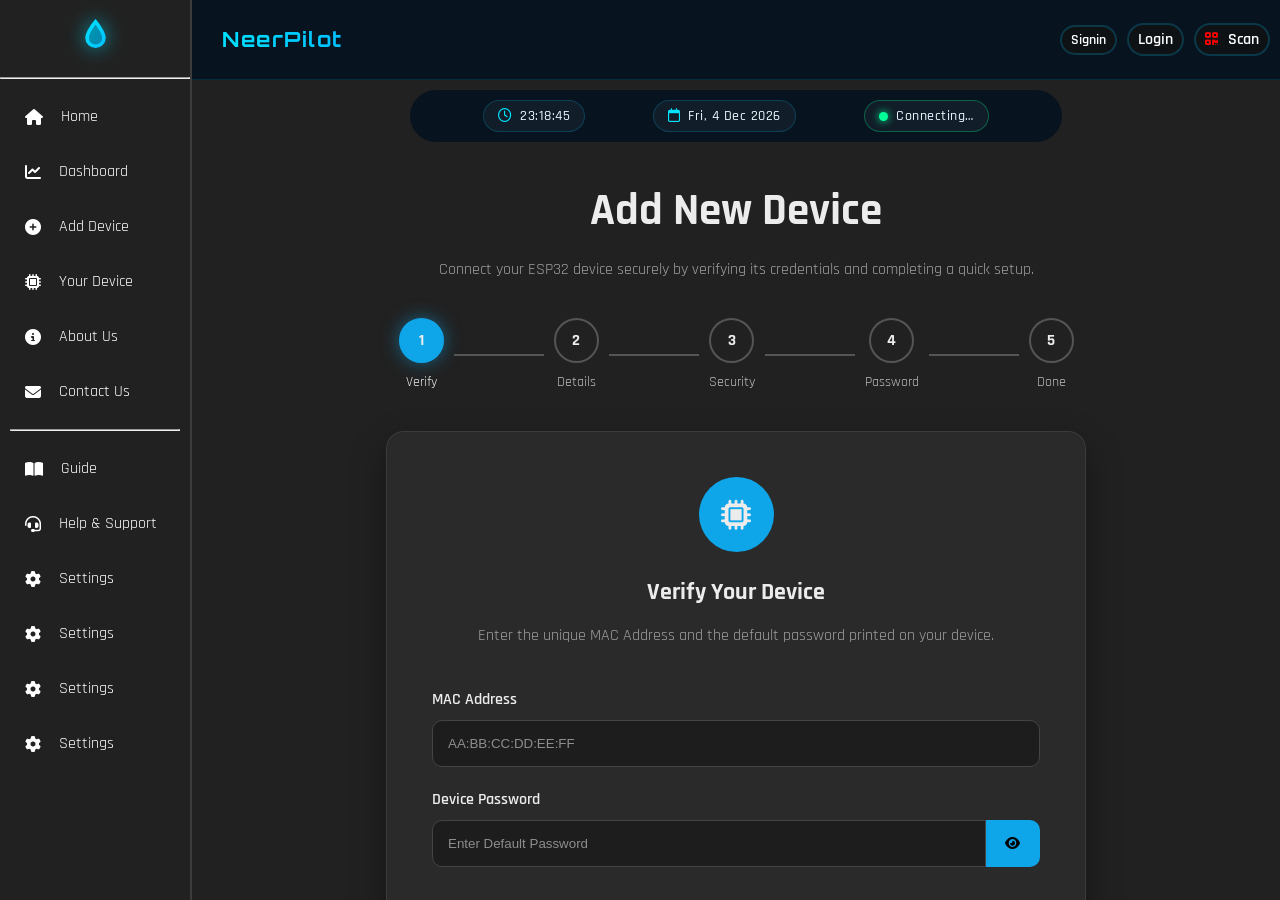
<file: addDevice.html>
<!-- ================================================================
     PROBLEM PAGE — Smart Water Monitoring System
     Note: This file starts directly below your existing navbar and
     ends directly above your existing footer. No navbar/footer here.
================================================================= -->

<!DOCTYPE html>
<html lang="en">

<head>
    <meta charset="UTF-8">
    <meta name="viewport" content="width=device-width, initial-scale=1.0, minimum-scale=1.0">
    <title>NeerPilot | Smart Water &amp; Home Control</title>
    <link rel="preconnect" href="https://fonts.googleapis.com">
    <link rel="preconnect" href="https://fonts.gstatic.com" crossorigin>
    <link href="https://fonts.googleapis.com/css2?family=Poppins:wght@300;400;500;600;700&display=swap"
        rel="stylesheet">

    <link rel="stylesheet" href="addDevice.css">
    <link rel="stylesheet" href="navbar.css">
    <link rel="stylesheet" href="footer.css">

    <link href="https://fonts.googleapis.com/css2?family=Montserrat:wght@700;800;900&display=swap" rel="stylesheet">

    <!-- Font Awesome for iconography -->
    <link rel="stylesheet" href="https://cdnjs.cloudflare.com/ajax/libs/font-awesome/6.5.1/css/all.min.css">
    <!-- Google Fonts: Orbitron for display, Rajdhani for body/data -->
    <link rel="preconnect" href="https://fonts.googleapis.com">
    <link
        href="https://fonts.googleapis.com/css2?family=Orbitron:wght@500;700;900&family=Rajdhani:wght@400;500;600;700&display=swap"
        rel="stylesheet">

</head>

<body>
    <main class="addDevice-page">

        <section class="complete-page">
            <section class="page-left">


                <div class="bottom-nav">
                    <div class="top-page-left">
                        <div class="logo-mark">
                            <svg viewBox="0 0 48 48" class="logo-svg" aria-hidden="true">
                                <defs>
                                    <linearGradient id="logoGrad" x1="0" y1="0" x2="1" y2="1">
                                        <stop offset="0%" stop-color="#00E5FF" />
                                        <stop offset="100%" stop-color="#00BFFF" />
                                    </linearGradient>
                                </defs>
                                <path d="M24 4C24 4 10 20 10 30a14 14 0 0 0 28 0C38 20 24 4 24 4Z"
                                    fill="url(#logoGrad)" />
                                <path d="M24 12C24 12 15 23 15 30a9 9 0 0 0 18 0c0-7-9-18-9-18Z" fill="#07131F"
                                    opacity="0.35" />
                            </svg>
                        </div>
                    </div>
                    <hr>

                    <ul>

                        <li>
                            <a href="index.html">
                                <i class="fa-solid fa-house"></i>
                                <span>Home</span>
                            </a>
                        </li>

                        <li>
                            <a href="dashboard.html">
                                <i class="fa-solid fa-chart-line"></i>
                                <span>Dashboard</span>
                            </a>
                        </li>

                        <li>
                            <a href="addDevice.html">
                                <i class="fa-solid fa-circle-plus"></i>
                                <span>Add Device</span>
                            </a>
                        </li>

                        <li>
                            <a href="aboutDevice.html">
                                <i class="fa-solid fa-microchip"></i>
                                <span>Your Device</span>
                            </a>
                        </li>

                        <li>
                            <a href="about.html">
                                <i class="fa-solid fa-circle-info"></i>
                                <span>About Us</span>
                            </a>
                        </li>

                        <li>
                            <a href="contact.html">
                                <i class="fa-solid fa-envelope"></i>
                                <span>Contact Us</span>
                            </a>
                        </li>

                        <hr>

                        <li>
                            <a href="guide.html">
                                <i class="fa-solid fa-book-open"></i>
                                <span>Guide</span>
                            </a>
                        </li>

                        <li>
                            <a href="help.html">
                                <i class="fa-solid fa-headset"></i>
                                <span>Help &amp; Support</span>
                            </a>
                        </li>

                        <li>
                            <a href="settings.html">
                                <i class="fa-solid fa-gear"></i>
                                <span>Settings</span>
                            </a>
                        </li>

                        <li>
                            <a href="settings.html">
                                <i class="fa-solid fa-gear"></i>
                                <span>Settings</span>
                            </a>
                        </li>

                        <li>
                            <a href="settings.html">
                                <i class="fa-solid fa-gear"></i>
                                <span>Settings</span>
                            </a>
                        </li>

                        <li>
                            <a href="settings.html">
                                <i class="fa-solid fa-gear"></i>
                                <span>Settings</span>
                            </a>
                        </li>

                    </ul>

                </div>
            </section>

            <section class="page-right">

                <section class="header">


                    <div class="navbar">

                        <div class="top">
                            <div class="nav-left">

                                <div class="brand-text">
                                    <h1>NeerPilot</h1>
                                    <!-- <span>Autonomous Water &amp; Power Intelligence</span> -->
                                </div>
                            </div>

                            <!-- <div class="middle">
                                <ul class="nav-links">
                                    <li><a href="index.html">Home</a></li>
                                    <li class="dashboard"><a href="dashboard.html"><span
                                                class="dashboard">Dashboard</span></a></li>
                                    <li><a href="addDevice.html">Add Device</a></li>
                                    <li><a href="aboutDevice.html"><span>About </span><span>Device</span></a></li>
                                </ul>
                            </div> -->


                            <!-- ME -->

                            <div class="right">

                                <div class="right-left">

                                    <div class="user-data">
                                        <div class="user-icon">
                                            <i class="fa-solid fa-user"></i>
                                        </div>
                                        <div class="user-name">
                                            <span>Yash Sharma</span>
                                        </div>
                                    </div>

                                    <div class="btn-signin entry">
                                        Signin
                                    </div>

                                    <div class="btn-login">
                                        Login
                                    </div>

                                    <div class="btn-qr-signin ">
                                        <div class="qr-icon">
                                            <i class="fa-solid fa-qrcode"></i>
                                            <p>Scan</p>
                                        </div>
                                    </div>

                                    <div class="logo-mark second-logo-mark">
                                        <svg viewBox="0 0 48 48" class="logo-svg" aria-hidden="true">
                                            <defs>
                                                <linearGradient id="logoGrad" x1="0" y1="0" x2="1" y2="1">
                                                    <stop offset="0%" stop-color="#00E5FF" />
                                                    <stop offset="100%" stop-color="#00BFFF" />
                                                </linearGradient>
                                            </defs>
                                            <path d="M24 4C24 4 10 20 10 30a14 14 0 0 0 28 0C38 20 24 4 24 4Z"
                                                fill="url(#logoGrad)" />
                                            <path d="M24 12C24 12 15 23 15 30a9 9 0 0 0 18 0c0-7-9-18-9-18Z"
                                                fill="#07131F" opacity="0.35" />
                                        </svg>
                                    </div>

                                </div>



                                <div class="menu-btn">&#9776;</div>

                            </div>
                        </div>

                        <!-- Me -->

                    </div>

                    <div class="bottom">

                        <!-- <div class="nav-right"> -->
                        <div class="nav-stat stat1">
                            <i class="fa-regular fa-clock"></i>
                            <span id="liveTime">--:--:--</span>
                        </div>
                        <div class="nav-stat">
                            <i class="fa-regular fa-calendar"></i>
                            <span id="liveDate">-- --- ----</span>
                        </div>
                        <div class="nav-stat connection-pill" id="connectionPill">
                            <span class="pulse-dot" id="connDot"></span>
                            <span id="connText">Connecting…</span>
                        </div>
                        <!-- </div> -->


                    </div>
                </section>



                <section class="add-device-page">

                    <!-- ============================= -->
                    <!-- Heading -->
                    <!-- ============================= -->

                    <div class="page-title">

                        <h1>Add New Device</h1>

                        <p>
                            Connect your ESP32 device securely by verifying its credentials
                            and completing a quick setup.
                        </p>

                    </div>


                    <!-- ============================= -->
                    <!-- Progress -->
                    <!-- ============================= -->

                    <div class="stepper">

                        <div class="step active">

                            <div class="circle">
                                1
                            </div>

                            <span>Verify</span>

                        </div>

                        <div class="step-line"></div>

                        <div class="step">

                            <div class="circle">
                                2
                            </div>

                            <span>Details</span>

                        </div>

                        <div class="step-line"></div>

                        <div class="step">

                            <div class="circle">
                                3
                            </div>

                            <span>Security</span>

                        </div>

                        <div class="step-line"></div>

                        <div class="step">

                            <div class="circle">
                                4
                            </div>

                            <span>Password</span>

                        </div>

                        <div class="step-line"></div>

                        <div class="step">

                            <div class="circle">
                                5
                            </div>

                            <span>Done</span>

                        </div>

                    </div>



                    <!-- ============================= -->
                    <!-- Card -->
                    <!-- ============================= -->

                    <div class="setup-card">


                        <!-- =================================================== -->
                        <!-- STEP 1 -->
                        <!-- =================================================== -->

                        <div class="setup-step active" id="step1">

                            <div class="step-icon">

                                <i class="fa-solid fa-microchip"></i>

                            </div>

                            <h2>Verify Your Device</h2>

                            <p>

                                Enter the unique MAC Address and the default password
                                printed on your device.

                            </p>


                            <div class="input-group">

                                <label>

                                    MAC Address

                                </label>

                                <input type="text" id="macAddress" placeholder="AA:BB:CC:DD:EE:FF">

                            </div>


                            <div class="input-group">

                                <label>

                                    Device Password

                                </label>

                                <div class="password-box">

                                    <input type="password" id="devicePassword" placeholder="Enter Default Password">

                                    <button type="button" class="toggle-password">

                                        <i class="fa-solid fa-eye"></i>

                                    </button>

                                </div>

                            </div>


                            <div class="button-area">

                                <button class="primary-btn" id="verifyBtn">

                                    Verify Device

                                </button>

                            </div>

                        </div>




                        <!-- =================================================== -->
                        <!-- STEP 2 -->
                        <!-- =================================================== -->

                        <div class="setup-step" id="step2">

                            <div class="step-icon">

                                <i class="fa-solid fa-house"></i>

                            </div>

                            <h2>Device Information</h2>

                            <p>

                                Give your device a friendly name and enter
                                the installation location.

                            </p>


                            <div class="input-group">

                                <label>

                                    Device Name

                                </label>

                                <input type="text" placeholder="Example : Home Tank">

                            </div>


                            <div class="input-group">

                                <label>

                                    Home Address

                                </label>

                                <textarea rows="4" placeholder="Enter Complete Address"></textarea>

                            </div>


                            <div class="double-input">

                                <div class="input-group">

                                    <label>

                                        City

                                    </label>

                                    <input type="text" placeholder="City">

                                </div>

                                <div class="input-group">

                                    <label>

                                        State

                                    </label>

                                    <input type="text" placeholder="State">

                                </div>

                            </div>


                            <div class="input-group">

                                <label>

                                    Pincode

                                </label>

                                <input type="text" placeholder="Pincode">

                            </div>



                            <div class="button-area between">

                                <button class="secondary-btn" id="back1">

                                    Back

                                </button>

                                <button class="primary-btn" id="continue1">

                                    Continue

                                </button>

                            </div>

                        </div>





                        <!-- =================================================== -->
                        <!-- STEP 3 -->
                        <!-- =================================================== -->

                        <div class="setup-step" id="step3">

                            <div class="step-icon">

                                <i class="fa-solid fa-shield-halved"></i>

                            </div>

                            <h2>

                                Device Security

                            </h2>

                            <p>

                                Would you like to change the default password
                                before using the device?

                            </p>



                            <div class="security-options">

                                <button class="primary-btn" id="changePassword">

                                    Yes,
                                    Change Password

                                </button>

                                <button class="secondary-btn" id="skipPassword">

                                    Skip

                                </button>

                            </div>

                        </div>






                        <!-- =================================================== -->
                        <!-- STEP 4 -->
                        <!-- =================================================== -->

                        <div class="setup-step" id="step4">

                            <div class="step-icon">

                                <i class="fa-solid fa-key"></i>

                            </div>

                            <h2>

                                Change Password

                            </h2>

                            <p>

                                Create a secure password for your ESP32 device.

                            </p>



                            <div class="input-group">

                                <label>

                                    Current Password

                                </label>

                                <input type="password" placeholder="Current Password">

                            </div>



                            <div class="input-group">

                                <label>

                                    New Password

                                </label>

                                <input type="password" placeholder="New Password">

                            </div>



                            <div class="input-group">

                                <label>

                                    Confirm Password

                                </label>

                                <input type="password" placeholder="Confirm Password">

                            </div>



                            <div class="button-area between">

                                <button class="secondary-btn" id="back2">

                                    Back

                                </button>

                                <button class="primary-btn" id="savePassword">

                                    Save Password

                                </button>

                            </div>

                        </div>






                        <!-- =================================================== -->
                        <!-- STEP 5 -->
                        <!-- =================================================== -->

                        <div class="setup-step" id="step5">

                            <div class="success-animation">

                                <i class="fa-solid fa-circle-check"></i>

                            </div>

                            <h2>

                                Device Added Successfully

                            </h2>

                            <p>

                                Congratulations!

                                Your ESP32 has been securely linked with your account.

                            </p>



                            <button class="primary-btn">

                                Go To Dashboard

                            </button>

                        </div>

                    </div>

                </section>

                <footer class="np-footer" id="npFooter">

                    <!-- ---------------------------------------------------------------
       TOP GRID — 4 columns
  ---------------------------------------------------------------- -->
                    <div class="np-footer-top">

                        <!-- COLUMN 1 — Logo & About -->
                        <div class="np-col np-col-about np-fade">
                            <div class="np-logo">
                                <!-- <span class="np-logo-icon"><i class="fa-solid fa-droplet"></i></span> -->

                                <div class="logo-mark">
                                    <svg viewBox="0 0 48 48" class="logo-svg" aria-hidden="true">
                                        <defs>
                                            <linearGradient id="logoGrad" x1="0" y1="0" x2="1" y2="1">
                                                <stop offset="0%" stop-color="#00E5FF" />
                                                <stop offset="100%" stop-color="#00BFFF" />
                                            </linearGradient>
                                        </defs>
                                        <path d="M24 4C24 4 10 20 10 30a14 14 0 0 0 28 0C38 20 24 4 24 4Z"
                                            fill="url(#logoGrad)" />
                                        <path d="M24 12C24 12 15 23 15 30a9 9 0 0 0 18 0c0-7-9-18-9-18Z" fill="#07131F"
                                            opacity="0.35" />
                                    </svg>
                                </div>
                                <div class="brand-text">
                                    <h1>NeerPilot</h1>
                                </div>
                            </div>
                            <p class="np-about-text">
                                NeerPilot is an intelligent IoT-based Smart Water Monitoring System
                                designed to reduce water wastage through real-time monitoring,
                                smart automation, and remote access.
                            </p>
                            <div class="np-social">
                                <a href="#" class="np-social-icon" aria-label="Facebook">
                                    <i class="fa-brands fa-facebook-f"></i>
                                </a>
                                <a href="#" class="np-social-icon" aria-label="Instagram">
                                    <i class="fa-brands fa-instagram"></i>
                                </a>
                                <a href="#" class="np-social-icon" aria-label="LinkedIn">
                                    <i class="fa-brands fa-linkedin-in"></i>
                                </a>
                                <a href="#" class="np-social-icon" aria-label="GitHub">
                                    <i class="fa-brands fa-github"></i>
                                </a>
                            </div>
                        </div>

                        <!-- COLUMN 2 — Quick Links -->
                        <div class="np-col np-fade">
                            <h4 class="np-col-title">Quick Links</h4>
                            <ul class="np-link-list">
                                <li><a href="index.html" class="np-link">Home</a></li>
                                <li><a href="dashboard.html" class="np-link">Dashboard</a></li>
                                <li><a href="addDevice.html" class="np-link">Add Device</a></li>
                                <li><a href="aboutDevice.html" class="np-link">About Device</a></li>
                                <li><a href="#" class="np-link">Guide</a></li>
                                <li><a href="#" class="np-link">Contact</a></li>
                            </ul>
                        </div>

                        <!-- COLUMN 3 — Our Features -->
                        <div class="np-col np-fade">
                            <h4 class="np-col-title">Our Features</h4>
                            <ul class="np-feature-list">
                                <li>
                                    <span class="np-feature-icon"><i class="fa-solid fa-water"></i></span>
                                    <span>Tank Unit</span>
                                </li>
                                <li>
                                    <span class="np-feature-icon"><i class="fa-solid fa-house-signal"></i></span>
                                    <span>Home Unit</span>
                                </li>
                                <li>
                                    <span class="np-feature-icon"><i class="fa-solid fa-chart-line"></i></span>
                                    <span>Real-Time Dashboard</span>
                                </li>
                                <li>
                                    <span class="np-feature-icon"><i class="fa-solid fa-bell"></i></span>
                                    <span>Smart Alerts</span>
                                </li>
                                <li>
                                    <span class="np-feature-icon"><i class="fa-solid fa-gears"></i></span>
                                    <span>Motor Automation</span>
                                </li>
                                <li>
                                    <span class="np-feature-icon"><i class="fa-solid fa-droplet"></i></span>
                                    <span>Water Monitoring</span>
                                </li>
                            </ul>
                        </div>

                        <!-- COLUMN 4 — Contact Us -->
                        <div class="np-col np-fade">
                            <h4 class="np-col-title">Contact Us</h4>
                            <ul class="np-contact-list">
                                <li>
                                    <span class="np-contact-icon"><i class="fa-solid fa-envelope"></i></span>
                                    <div>
                                        <span class="np-contact-label">Email</span>
                                        <span class="np-contact-value">support@neerpilot.in</span>
                                    </div>
                                </li>
                                <li>
                                    <span class="np-contact-icon"><i class="fa-solid fa-phone"></i></span>
                                    <div>
                                        <span class="np-contact-label">Phone</span>
                                        <span class="np-contact-value">+91 XXXXX XXXXX</span>
                                    </div>
                                </li>
                                <li>
                                    <span class="np-contact-icon"><i class="fa-solid fa-location-dot"></i></span>
                                    <div>
                                        <span class="np-contact-label">Location</span>
                                        <span class="np-contact-value">Mathura, Uttar Pradesh, India</span>
                                    </div>
                                </li>
                                <li>
                                    <span class="np-contact-icon"><i class="fa-solid fa-clock"></i></span>
                                    <div>
                                        <span class="np-contact-label">Working Hours</span>
                                        <span class="np-contact-value">Mon - Sat, 9:00 AM - 6:00 PM</span>
                                    </div>
                                </li>
                            </ul>
                        </div>

                    </div>

                    <!-- ---------------------------------------------------------------
       BOTTOM BAR
  ---------------------------------------------------------------- -->
                    <div class="np-footer-bottom np-fade">
                        <p class="np-copyright">
                            &copy; <span id="npYear">2026</span> NeerPilot. All Rights Reserved.
                        </p>
                        <p class="np-madewith">
                            Made with <span class="np-heart">❤️</span> for Smart Water Management
                        </p>
                        <div class="np-bottom-links">
                            <a href="#" class="np-link">Privacy Policy</a>
                            <a href="#" class="np-link">Terms</a>
                            <a href="#" class="np-link">Support</a>
                        </div>
                    </div>

                </footer>



            </section>
        </section>


        <!-- =========================================================
       HERO SECTION
  ========================================================== -->

    </main>

    <script src="script2.js"></script>
    <script src="addDevice.js"></script>
    <script src="footer.js"></script>

</body>


</html>
</file>
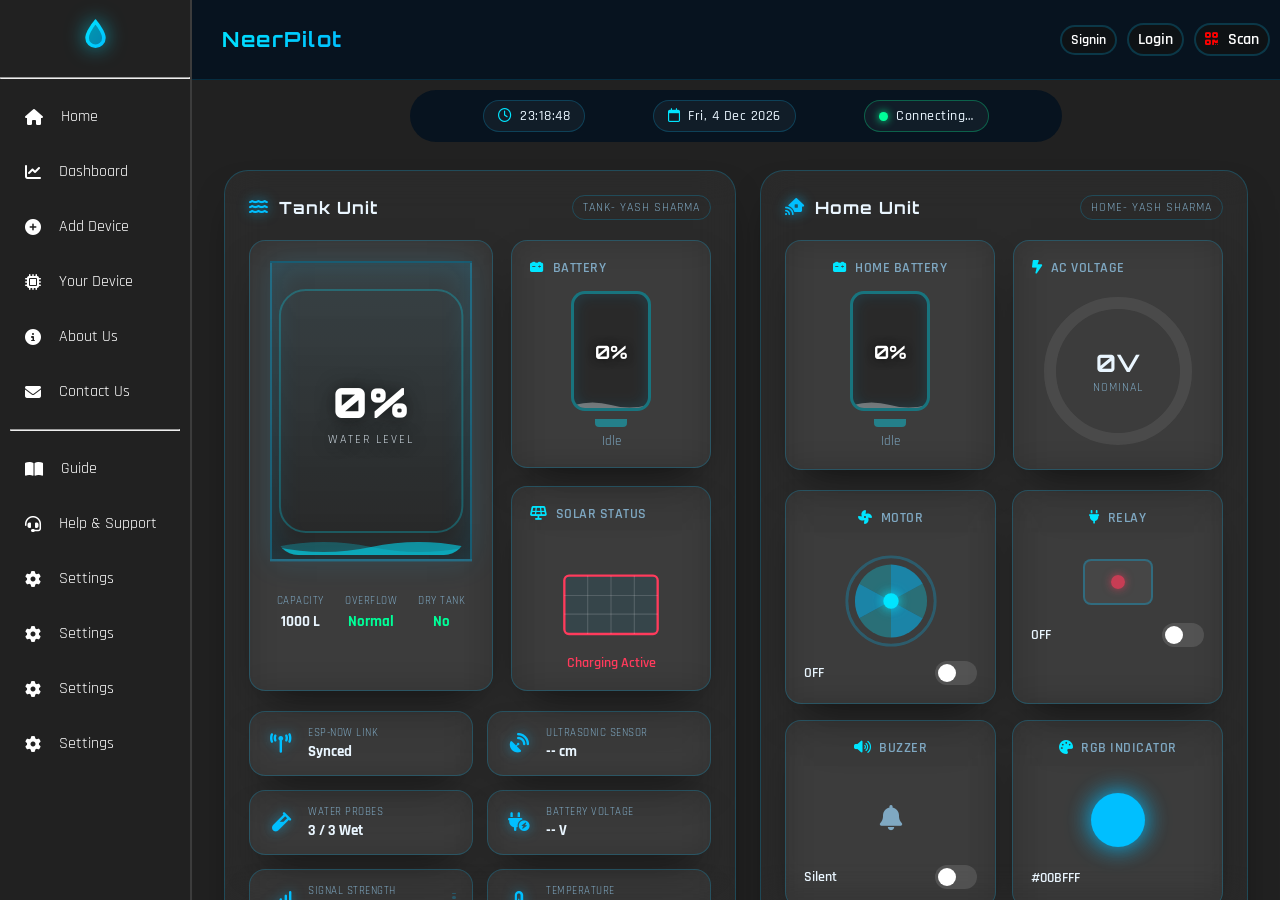
<file: dashboard.html>
<!DOCTYPE html>
<html lang="en">

<head>
    <meta charset="UTF-8">
    <meta name="viewport" content="width=device-width, initial-scale=1.0, minimum-scale=1.0">
    <title>NeerPilot | Smart Water &amp; Home Control</title>

    <!-- Font Awesome for iconography -->
    <link rel="stylesheet" href="https://cdnjs.cloudflare.com/ajax/libs/font-awesome/6.5.1/css/all.min.css">
    <!-- Google Fonts: Orbitron for display, Rajdhani for body/data -->
    <link rel="preconnect" href="https://fonts.googleapis.com">
    <link
        href="https://fonts.googleapis.com/css2?family=Orbitron:wght@500;700;900&family=Rajdhani:wght@400;500;600;700&display=swap"
        rel="stylesheet">

    <link rel="stylesheet" href="style2.css">
    <link rel="stylesheet" href="responsive.css">
    <link rel="stylesheet" href="footer.css">

    <link rel="stylesheet" href="navbar.css">

    <link href="https://fonts.googleapis.com/css2?family=Montserrat:wght@700;800;900&display=swap" rel="stylesheet">

    <link rel="preconnect" href="https://fonts.googleapis.com">
    <link
        href="https://fonts.googleapis.com/css2?family=Orbitron:wght@500;700;900&family=Rajdhani:wght@400;500;600;700&display=swap"
        rel="stylesheet">

</head>

<body>

    <main class="dashboard-page">

        <section class="complete-page">
            <section class="page-left">


                <div class="bottom-nav">
                    <div class="top-page-left">
                        <div class="logo-mark">
                            <svg viewBox="0 0 48 48" class="logo-svg" aria-hidden="true">
                                <defs>
                                    <linearGradient id="logoGrad" x1="0" y1="0" x2="1" y2="1">
                                        <stop offset="0%" stop-color="#00E5FF" />
                                        <stop offset="100%" stop-color="#00BFFF" />
                                    </linearGradient>
                                </defs>
                                <path d="M24 4C24 4 10 20 10 30a14 14 0 0 0 28 0C38 20 24 4 24 4Z"
                                    fill="url(#logoGrad)" />
                                <path d="M24 12C24 12 15 23 15 30a9 9 0 0 0 18 0c0-7-9-18-9-18Z" fill="#07131F"
                                    opacity="0.35" />
                            </svg>
                        </div>
                    </div>
                    <hr>

                    <ul>

                        <li>
                            <a href="index.html">
                                <i class="fa-solid fa-house"></i>
                                <span>Home</span>
                            </a>
                        </li>

                        <li>
                            <a href="dashboard.html">
                                <i class="fa-solid fa-chart-line"></i>
                                <span>Dashboard</span>
                            </a>
                        </li>

                        <li>
                            <a href="addDevice.html">
                                <i class="fa-solid fa-circle-plus"></i>
                                <span>Add Device</span>
                            </a>
                        </li>

                        <li>
                            <a href="aboutDevice.html">
                                <i class="fa-solid fa-microchip"></i>
                                <span>Your Device</span>
                            </a>
                        </li>

                        <li>
                            <a href="about.html">
                                <i class="fa-solid fa-circle-info"></i>
                                <span>About Us</span>
                            </a>
                        </li>

                        <li>
                            <a href="contact.html">
                                <i class="fa-solid fa-envelope"></i>
                                <span>Contact Us</span>
                            </a>
                        </li>

                        <hr>

                        <li>
                            <a href="guide.html">
                                <i class="fa-solid fa-book-open"></i>
                                <span>Guide</span>
                            </a>
                        </li>

                        <li>
                            <a href="help.html">
                                <i class="fa-solid fa-headset"></i>
                                <span>Help &amp; Support</span>
                            </a>
                        </li>

                        <li>
                            <a href="settings.html">
                                <i class="fa-solid fa-gear"></i>
                                <span>Settings</span>
                            </a>
                        </li>

                        <li>
                            <a href="settings.html">
                                <i class="fa-solid fa-gear"></i>
                                <span>Settings</span>
                            </a>
                        </li>

                        <li>
                            <a href="settings.html">
                                <i class="fa-solid fa-gear"></i>
                                <span>Settings</span>
                            </a>
                        </li>

                        <li>
                            <a href="settings.html">
                                <i class="fa-solid fa-gear"></i>
                                <span>Settings</span>
                            </a>
                        </li>

                    </ul>

                </div>
            </section>

            <section class="page-right">

                <section class="header">


                    <div class="navbar">

                        <div class="top">
                            <div class="nav-left">

                                <div class="brand-text">
                                    <h1>NeerPilot</h1>
                                </div>
                            </div>

                            <!-- <div class="middle">
                                <ul class="nav-links">
                                    <li><a href="index.html">Home</a></li>
                                    <li class="dashboard"><a href="dashboard.html"><span
                                                class="dashboard">Dashboard</span></a></li>
                                    <li><a href="addDevice.html">Add Device</a></li>
                                    <li><a href="aboutDevice.html"><span>About </span><span>Device</span></a></li>
                                </ul>
                            </div> -->


                            <!-- ME -->

                            <div class="right">

                                <div class="right-left">

                                    <div class="user-data">
                                        <div class="user-icon">
                                            <i class="fa-solid fa-user"></i>
                                        </div>
                                        <div class="user-name">
                                            <span>Yash Sharma</span>
                                        </div>
                                    </div>

                                    <div class="btn-signin entry">
                                        Signin
                                    </div>

                                    <div class="btn-login">
                                        Login
                                    </div>

                                    <div class="btn-qr-signin ">
                                        <div class="qr-icon">
                                            <i class="fa-solid fa-qrcode"></i>
                                            <p>Scan</p>
                                        </div>
                                    </div>

                                    <div class="logo-mark second-logo-mark">
                                        <svg viewBox="0 0 48 48" class="logo-svg" aria-hidden="true">
                                            <defs>
                                                <linearGradient id="logoGrad" x1="0" y1="0" x2="1" y2="1">
                                                    <stop offset="0%" stop-color="#00E5FF" />
                                                    <stop offset="100%" stop-color="#00BFFF" />
                                                </linearGradient>
                                            </defs>
                                            <path d="M24 4C24 4 10 20 10 30a14 14 0 0 0 28 0C38 20 24 4 24 4Z"
                                                fill="url(#logoGrad)" />
                                            <path d="M24 12C24 12 15 23 15 30a9 9 0 0 0 18 0c0-7-9-18-9-18Z"
                                                fill="#07131F" opacity="0.35" />
                                        </svg>
                                    </div>

                                </div>



                                <div class="menu-btn">&#9776;</div>

                            </div>
                        </div>

                        <!-- Me -->

                    </div>

                    <div class="bottom">

                        <!-- <div class="nav-right"> -->
                        <div class="nav-stat stat1">
                            <i class="fa-regular fa-clock"></i>
                            <span id="liveTime">--:--:--</span>
                        </div>
                        <div class="nav-stat">
                            <i class="fa-regular fa-calendar"></i>
                            <span id="liveDate">-- --- ----</span>
                        </div>
                        <div class="nav-stat connection-pill" id="connectionPill">
                            <span class="pulse-dot" id="connDot"></span>
                            <span id="connText">Connecting…</span>
                        </div>
                        <!-- </div> -->


                    </div>
                </section>

                <section class="dashboard-grid">

                    <!-- ==================== TANK UNIT ==================== -->
                    <section class="panel tank-panel">
                        <div class="panel-header">
                            <h2><i class="fa-solid fa-water"></i> Tank Unit</h2>
                            <span class="panel-tag">TANK- Yash Sharma</span>
                        </div>

                        <div class="tank-main-row">
                            <!-- Animated Tank Visual -->
                            <div class="tank-visual card ripple">
                                <div class="tank-shell">
                                    <svg viewBox="0 0 200 260" class="tank-frame" aria-hidden="true">
                                        <rect x="8" y="8" width="184" height="244" rx="26" class="tank-outline" />
                                    </svg>

                                    <div class="tank-liquid-mask">
                                        <div class="tank-water" id="tankWater">
                                            <svg class="wave wave-back" viewBox="0 0 400 40" preserveAspectRatio="none">
                                                <path d="M0 20 Q 50 0 100 20 T 200 20 T 300 20 T 400 20 V40 H0 Z">
                                                </path>
                                            </svg>
                                            <svg class="wave wave-front" viewBox="0 0 400 40"
                                                preserveAspectRatio="none">
                                                <path d="M0 20 Q 50 40 100 20 T 200 20 T 300 20 T 400 20 V40 H0 Z">
                                                </path>
                                            </svg>
                                        </div>
                                    </div>

                                    <div class="tank-readout">
                                        <span class="tank-percent" id="tankPercent">0%</span>
                                        <span class="tank-label">Water Level</span>
                                    </div>
                                </div>

                                <div class="tank-substats">
                                    <div class="substat">
                                        <span class="substat-label">Capacity</span>
                                        <span class="substat-value" id="tankCapacity">1000 L</span>
                                    </div>
                                    <div class="substat">
                                        <span class="substat-label">Overflow</span>
                                        <span class="substat-value status-ok" id="overflowStatus">Normal</span>
                                    </div>
                                    <div class="substat">
                                        <span class="substat-label">Dry Tank</span>
                                        <span class="substat-value status-ok" id="dryStatus">No</span>
                                    </div>
                                </div>
                            </div>

                            <!-- Battery + Solar column -->
                            <div class="side-column">
                                <!-- Battery -->
                                <div class="card battery-card ripple">
                                    <div class="card-title"><i class="fa-solid fa-car-battery"></i> Battery</div>
                                    <div class="battery-visual">
                                        <div class="battery-body">
                                            <div class="battery-liquid" id="tankBatteryLiquid">
                                                <svg class="mini-wave" viewBox="0 0 200 20" preserveAspectRatio="none">
                                                    <path d="M0 10 Q 25 0 50 10 T 100 10 T 150 10 T 200 10 V20 H0 Z">
                                                    </path>
                                                </svg>
                                            </div>
                                            <span class="battery-percent" id="tankBatteryPercent">0%</span>
                                            <i class="fa-solid fa-bolt charge-icon" id="tankChargeIcon"></i>
                                        </div>
                                        <div class="battery-nub"></div>
                                    </div>
                                    <div class="battery-status" id="tankBatteryStatus">Idle</div>
                                </div>

                                <!-- Solar -->
                                <div class="card solar-card ripple">
                                    <div class="card-title"><i class="fa-solid fa-solar-panel"></i> Solar Status</div>
                                    <div class="solar-visual" id="solarVisual">
                                        <svg viewBox="0 0 120 90" class="solar-svg">
                                            <g id="solarRays" class="solar-rays">
                                                <line x1="60" y1="2" x2="60" y2="14" />
                                                <line x1="20" y1="12" x2="28" y2="22" />
                                                <line x1="100" y1="12" x2="92" y2="22" />
                                                <line x1="8" y1="40" x2="20" y2="40" />
                                                <line x1="112" y1="40" x2="100" y2="40" />
                                            </g>
                                            <rect x="20" y="28" width="80" height="50" rx="4" class="panel-frame"
                                                id="panelFrame" />
                                            <g class="panel-grid" id="panelGrid">
                                                <line x1="40" y1="28" x2="40" y2="78" />
                                                <line x1="60" y1="28" x2="60" y2="78" />
                                                <line x1="80" y1="28" x2="80" y2="78" />
                                                <line x1="20" y1="45" x2="100" y2="45" />
                                                <line x1="20" y1="61" x2="100" y2="61" />
                                            </g>
                                        </svg>
                                    </div>
                                    <div class="solar-status" id="solarStatusText">Charging Active</div>
                                </div>
                            </div>
                        </div>

                        <!-- Tank Sensor Cards -->
                        <div class="mini-card-grid">
                            <div class="card mini-card ripple">
                                <i class="fa-solid fa-tower-broadcast"></i>
                                <div><span class="mini-label">ESP-NOW Link</span><span class="mini-value"
                                        id="espnowStatus">Synced</span>
                                </div>
                            </div>
                            <div class="card mini-card ripple">
                                <i class="fa-solid fa-satellite-dish"></i>
                                <div><span class="mini-label">Ultrasonic Sensor</span><span class="mini-value"
                                        id="ultrasonicValue">--
                                        cm</span></div>
                            </div>
                            <div class="card mini-card ripple">
                                <i class="fa-solid fa-vial"></i>
                                <div><span class="mini-label">Water Probes</span><span class="mini-value"
                                        id="probeStatus">3 / 3
                                        Wet</span>
                                </div>
                            </div>
                            <div class="card mini-card ripple">
                                <i class="fa-solid fa-plug-circle-bolt"></i>
                                <div><span class="mini-label">Battery Voltage</span><span class="mini-value"
                                        id="tankVoltage">--
                                        V</span>
                                </div>
                            </div>
                            <div class="card mini-card ripple">
                                <i class="fa-solid fa-signal"></i>
                                <div><span class="mini-label">Signal Strength</span><span class="mini-value"
                                        id="tankSignal">--
                                        dBm</span>
                                </div>
                                <div class="signal-bars" id="tankSignalBars">
                                    <span></span><span></span><span></span><span></span>
                                </div>
                            </div>
                            <div class="card mini-card ripple">
                                <i class="fa-solid fa-temperature-half"></i>
                                <div><span class="mini-label">Temperature</span><span class="mini-value"
                                        id="tankTemp">-- °C</span>
                                </div>
                            </div>
                            <div class="card mini-card ripple">
                                <i class="fa-solid fa-droplet"></i>
                                <div><span class="mini-label">Humidity</span><span class="mini-value"
                                        id="tankHumidity">-- %</span>
                                </div>
                            </div>
                        </div>
                    </section>

                    <!-- ==================== HOME UNIT ==================== -->
                    <section class="panel home-panel">
                        <div class="panel-header">
                            <h2><i class="fa-solid fa-house-signal"></i> Home Unit</h2>
                            <span class="panel-tag">Home- Yash Sharma</span>
                        </div>

                        <div class="home-main-row">
                            <!-- Battery -->
                            <div class="card battery-card home-battery ripple">
                                <div class="card-title"><i class="fa-solid fa-car-battery"></i> Home Battery</div>
                                <div class="battery-visual">
                                    <div class="battery-body">
                                        <div class="battery-liquid" id="homeBatteryLiquid">
                                            <svg class="mini-wave" viewBox="0 0 200 20" preserveAspectRatio="none">
                                                <path d="M0 10 Q 25 0 50 10 T 100 10 T 150 10 T 200 10 V20 H0 Z"></path>
                                            </svg>
                                        </div>
                                        <span class="battery-percent" id="homeBatteryPercent">0%</span>
                                        <i class="fa-solid fa-bolt charge-icon" id="homeChargeIcon"></i>
                                    </div>
                                    <div class="battery-nub"></div>
                                </div>
                                <div class="battery-status" id="homeBatteryStatus">Idle</div>
                            </div>

                            <!-- AC Voltage Gauge -->
                            <div class="card voltage-card ripple">
                                <div class="card-title"><i class="fa-solid fa-bolt-lightning"></i> AC Voltage</div>
                                <div class="gauge-wrap">
                                    <svg viewBox="0 0 160 160" class="gauge-svg">
                                        <circle cx="80" cy="80" r="68" class="gauge-track" />
                                        <circle cx="80" cy="80" r="68" class="gauge-fill" id="voltageGaugeFill" />
                                    </svg>
                                    <div class="gauge-center">
                                        <span class="gauge-value" id="voltageValue">0V</span>
                                        <span class="gauge-caption" id="voltageCaption">Nominal</span>
                                    </div>
                                </div>
                            </div>
                        </div>

                        <!-- Control cards grid -->
                        <div class="control-card-grid">

                            <!-- Motor -->
                            <div class="card control-card ripple">
                                <div class="card-title"><i class="fa-solid fa-fan"></i> Motor</div>
                                <div class="motor-visual">
                                    <svg viewBox="0 0 100 100" class="motor-svg" id="motorSvg">
                                        <circle cx="50" cy="50" r="46" class="motor-ring" />
                                        <g id="motorBlades">
                                            <path d="M50 50 L50 12 A38 38 0 0 1 83 32 Z" class="blade" />
                                            <path d="M50 50 L83 32 A38 38 0 0 1 83 68 Z" class="blade blade-alt" />
                                            <path d="M50 50 L83 68 A38 38 0 0 1 50 88 Z" class="blade" />
                                            <path d="M50 50 L50 88 A38 38 0 0 1 17 68 Z" class="blade blade-alt" />
                                            <path d="M50 50 L17 68 A38 38 0 0 1 17 32 Z" class="blade" />
                                            <path d="M50 50 L17 32 A38 38 0 0 1 50 12 Z" class="blade blade-alt" />
                                        </g>
                                        <circle cx="50" cy="50" r="8" class="motor-hub" />
                                    </svg>
                                </div>
                                <div class="state-row">
                                    <span id="motorStateText">OFF</span>
                                    <label class="toggle">
                                        <input type="checkbox" id="motorToggle">
                                        <span class="toggle-track"><span class="toggle-thumb"></span></span>
                                    </label>
                                </div>
                            </div>

                            <!-- Relay -->
                            <div class="card control-card ripple">
                                <div class="card-title"><i class="fa-solid fa-plug"></i> Relay</div>
                                <div class="relay-visual">
                                    <div class="relay-body" id="relayBody">
                                        <div class="relay-led" id="relayLed"></div>
                                    </div>
                                </div>
                                <div class="state-row">
                                    <span id="relayStateText">OFF</span>
                                    <label class="toggle">
                                        <input type="checkbox" id="relayToggle">
                                        <span class="toggle-track"><span class="toggle-thumb"></span></span>
                                    </label>
                                </div>
                            </div>

                            <!-- Buzzer -->
                            <div class="card control-card ripple">
                                <div class="card-title"><i class="fa-solid fa-volume-high"></i> Buzzer</div>
                                <div class="buzzer-visual" id="buzzerVisual">
                                    <i class="fa-solid fa-bell buzzer-icon"></i>
                                    <span class="buzzer-wave w1"></span>
                                    <span class="buzzer-wave w2"></span>
                                    <span class="buzzer-wave w3"></span>
                                </div>
                                <div class="state-row">
                                    <span id="buzzerStateText">Silent</span>
                                    <label class="toggle">
                                        <input type="checkbox" id="buzzerToggle">
                                        <span class="toggle-track"><span class="toggle-thumb"></span></span>
                                    </label>
                                </div>
                            </div>

                            <!-- RGB -->
                            <div class="card control-card ripple">
                                <div class="card-title"><i class="fa-solid fa-palette"></i> RGB Indicator</div>
                                <div class="rgb-visual">
                                    <div class="rgb-orb" id="rgbOrb"></div>
                                </div>
                                <div class="state-row">
                                    <span id="rgbStateText">#00BFFF</span>
                                </div>
                            </div>

                            <!-- OLED -->
                            <div class="card control-card ripple">
                                <div class="card-title"><i class="fa-solid fa-tv"></i> OLED Display</div>
                                <div class="oled-visual" id="oledVisual">
                                    <div class="oled-screen">
                                        <span id="oledText">SYSTEM OK</span>
                                    </div>
                                </div>
                                <div class="state-row">
                                    <span id="oledStateText">ON</span>
                                    <label class="toggle">
                                        <input type="checkbox" id="oledToggle" checked>
                                        <span class="toggle-track"><span class="toggle-thumb"></span></span>
                                    </label>
                                </div>
                            </div>

                            <!-- Auto/Manual + Signal -->
                            <div class="card control-card ripple">
                                <div class="card-title"><i class="fa-solid fa-sliders"></i> Mode &amp; Signal</div>
                                <div class="mode-row">
                                    <span id="modeText">AUTO</span>
                                    <label class="toggle">
                                        <input type="checkbox" id="modeToggle">
                                        <span class="toggle-track mode-track"><span class="toggle-thumb"></span></span>
                                    </label>
                                </div>
                                <div class="signal-row">
                                    <span class="mini-label">Connection Strength</span>
                                    <div class="signal-bars" id="homeSignalBars">
                                        <span></span><span></span><span></span><span></span>
                                    </div>
                                    <span class="mini-value" id="homeSignalValue">-- dBm</span>
                                </div>
                            </div>

                        </div>
                    </section>
                </section>

                <!-- ============================================================
     BOTTOM — LIVE SYSTEM LOGS
     ============================================================ -->
                <section class="log-panel card">
                    <div class="panel-header">
                        <h2><i class="fa-solid fa-terminal"></i> Live System Logs</h2>
                        <span class="panel-tag" id="logCounter">0 events</span>
                    </div>
                    <div class="log-window" id="logWindow" aria-live="polite"></div>
                </section>

                <footer class="np-footer" id="npFooter">

                    <!-- ---------------------------------------------------------------
       TOP GRID — 4 columns
  ---------------------------------------------------------------- -->
                    <div class="np-footer-top">

                        <!-- COLUMN 1 — Logo & About -->
                        <div class="np-col np-col-about np-fade">
                            <div class="np-logo">
                                <!-- <span class="np-logo-icon"><i class="fa-solid fa-droplet"></i></span> -->

                                <div class="logo-mark">
                                    <svg viewBox="0 0 48 48" class="logo-svg" aria-hidden="true">
                                        <defs>
                                            <linearGradient id="logoGrad" x1="0" y1="0" x2="1" y2="1">
                                                <stop offset="0%" stop-color="#00E5FF" />
                                                <stop offset="100%" stop-color="#00BFFF" />
                                            </linearGradient>
                                        </defs>
                                        <path d="M24 4C24 4 10 20 10 30a14 14 0 0 0 28 0C38 20 24 4 24 4Z"
                                            fill="url(#logoGrad)" />
                                        <path d="M24 12C24 12 15 23 15 30a9 9 0 0 0 18 0c0-7-9-18-9-18Z" fill="#07131F"
                                            opacity="0.35" />
                                    </svg>
                                </div>
                                <div class="brand-text">
                                    <h1>NeerPilot</h1>
                                </div>
                            </div>
                            <p class="np-about-text">
                                NeerPilot is an intelligent IoT-based Smart Water Monitoring System
                                designed to reduce water wastage through real-time monitoring,
                                smart automation, and remote access.
                            </p>
                            <div class="np-social">
                                <a href="#" class="np-social-icon" aria-label="Facebook">
                                    <i class="fa-brands fa-facebook-f"></i>
                                </a>
                                <a href="#" class="np-social-icon" aria-label="Instagram">
                                    <i class="fa-brands fa-instagram"></i>
                                </a>
                                <a href="#" class="np-social-icon" aria-label="LinkedIn">
                                    <i class="fa-brands fa-linkedin-in"></i>
                                </a>
                                <a href="#" class="np-social-icon" aria-label="GitHub">
                                    <i class="fa-brands fa-github"></i>
                                </a>
                            </div>
                        </div>

                        <!-- COLUMN 2 — Quick Links -->
                        <div class="np-col np-fade">
                            <h4 class="np-col-title">Quick Links</h4>
                            <ul class="np-link-list">
                                <li><a href="index.html" class="np-link">Home</a></li>
                                <li><a href="dashboard.html" class="np-link">Dashboard</a></li>
                                <li><a href="addDevice.html" class="np-link">Add Device</a></li>
                                <li><a href="aboutDevice.html" class="np-link">About Device</a></li>
                                <li><a href="#" class="np-link">Guide</a></li>
                                <li><a href="#" class="np-link">Contact</a></li>
                            </ul>
                        </div>

                        <!-- COLUMN 3 — Our Features -->
                        <div class="np-col np-fade">
                            <h4 class="np-col-title">Our Features</h4>
                            <ul class="np-feature-list">
                                <li>
                                    <span class="np-feature-icon"><i class="fa-solid fa-water"></i></span>
                                    <span>Tank Unit</span>
                                </li>
                                <li>
                                    <span class="np-feature-icon"><i class="fa-solid fa-house-signal"></i></span>
                                    <span>Home Unit</span>
                                </li>
                                <li>
                                    <span class="np-feature-icon"><i class="fa-solid fa-chart-line"></i></span>
                                    <span>Real-Time Dashboard</span>
                                </li>
                                <li>
                                    <span class="np-feature-icon"><i class="fa-solid fa-bell"></i></span>
                                    <span>Smart Alerts</span>
                                </li>
                                <li>
                                    <span class="np-feature-icon"><i class="fa-solid fa-gears"></i></span>
                                    <span>Motor Automation</span>
                                </li>
                                <li>
                                    <span class="np-feature-icon"><i class="fa-solid fa-droplet"></i></span>
                                    <span>Water Monitoring</span>
                                </li>
                            </ul>
                        </div>

                        <!-- COLUMN 4 — Contact Us -->
                        <div class="np-col np-fade">
                            <h4 class="np-col-title">Contact Us</h4>
                            <ul class="np-contact-list">
                                <li>
                                    <span class="np-contact-icon"><i class="fa-solid fa-envelope"></i></span>
                                    <div>
                                        <span class="np-contact-label">Email</span>
                                        <span class="np-contact-value">support@neerpilot.in</span>
                                    </div>
                                </li>
                                <li>
                                    <span class="np-contact-icon"><i class="fa-solid fa-phone"></i></span>
                                    <div>
                                        <span class="np-contact-label">Phone</span>
                                        <span class="np-contact-value">+91 XXXXX XXXXX</span>
                                    </div>
                                </li>
                                <li>
                                    <span class="np-contact-icon"><i class="fa-solid fa-location-dot"></i></span>
                                    <div>
                                        <span class="np-contact-label">Location</span>
                                        <span class="np-contact-value">Mathura, Uttar Pradesh, India</span>
                                    </div>
                                </li>
                                <li>
                                    <span class="np-contact-icon"><i class="fa-solid fa-clock"></i></span>
                                    <div>
                                        <span class="np-contact-label">Working Hours</span>
                                        <span class="np-contact-value">Mon - Sat, 9:00 AM - 6:00 PM</span>
                                    </div>
                                </li>
                            </ul>
                        </div>

                    </div>

                    <!-- ---------------------------------------------------------------
       BOTTOM BAR
  ---------------------------------------------------------------- -->
                    <div class="np-footer-bottom np-fade">
                        <p class="np-copyright">
                            &copy; <span id="npYear">2026</span> NeerPilot. All Rights Reserved.
                        </p>
                        <p class="np-madewith">
                            Made with <span class="np-heart">❤️</span> for Smart Water Management
                        </p>
                        <div class="np-bottom-links">
                            <a href="#" class="np-link">Privacy Policy</a>
                            <a href="#" class="np-link">Terms</a>
                            <a href="#" class="np-link">Support</a>
                        </div>
                    </div>

                </footer>

            </section>
        </section>

    </main>

    <script src="script2.js"></script>
    <script src="footer.js"></script>

</body>

</html>
</file>
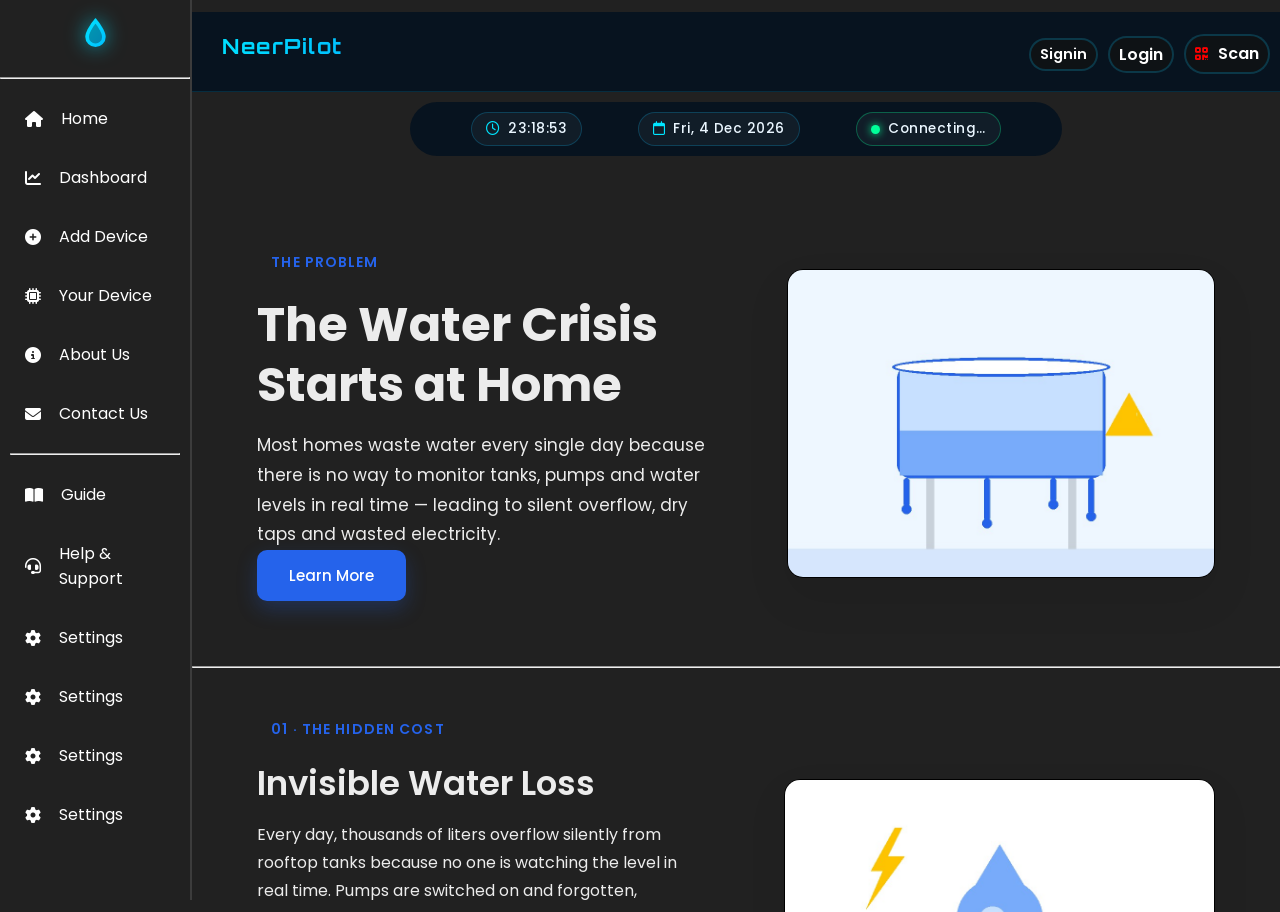
<file: problem.html>
<!-- ================================================================
     PROBLEM PAGE — Smart Water Monitoring System
     Note: This file starts directly below your existing navbar and
     ends directly above your existing footer. No navbar/footer here.
================================================================= -->

<!DOCTYPE html>
<html lang="en">

<head>
  <meta charset="UTF-8">
  <meta name="viewport" content="width=device-width, initial-scale=1.0, minimum-scale=1.0">
  <title>NeerPilot | Smart Water &amp; Home Control</title>
  <link rel="preconnect" href="https://fonts.googleapis.com">
  <link rel="preconnect" href="https://fonts.gstatic.com" crossorigin>
  <link href="https://fonts.googleapis.com/css2?family=Poppins:wght@300;400;500;600;700&display=swap" rel="stylesheet">

  <link rel="stylesheet" href="problem.css">
  <link rel="stylesheet" href="navbar.css">
  <link rel="stylesheet" href="footer.css">

  <link href="https://fonts.googleapis.com/css2?family=Montserrat:wght@700;800;900&display=swap" rel="stylesheet">

  <!-- Font Awesome for iconography -->
  <link rel="stylesheet" href="https://cdnjs.cloudflare.com/ajax/libs/font-awesome/6.5.1/css/all.min.css">
  <!-- Google Fonts: Orbitron for display, Rajdhani for body/data -->
  <link rel="preconnect" href="https://fonts.googleapis.com">
  <link
    href="https://fonts.googleapis.com/css2?family=Orbitron:wght@500;700;900&family=Rajdhani:wght@400;500;600;700&display=swap"
    rel="stylesheet">

</head>

<body>
  <main class="problem-page">

    <section class="complete-page">
      <section class="page-left">


        <div class="bottom-nav">
          <div class="top-page-left">
            <div class="logo-mark">
              <svg viewBox="0 0 48 48" class="logo-svg" aria-hidden="true">
                <defs>
                  <linearGradient id="logoGrad" x1="0" y1="0" x2="1" y2="1">
                    <stop offset="0%" stop-color="#00E5FF" />
                    <stop offset="100%" stop-color="#00BFFF" />
                  </linearGradient>
                </defs>
                <path d="M24 4C24 4 10 20 10 30a14 14 0 0 0 28 0C38 20 24 4 24 4Z" fill="url(#logoGrad)" />
                <path d="M24 12C24 12 15 23 15 30a9 9 0 0 0 18 0c0-7-9-18-9-18Z" fill="#07131F" opacity="0.35" />
              </svg>
            </div>
          </div>
          <hr>

          <ul>

            <li>
              <a href="index.html">
                <i class="fa-solid fa-house"></i>
                <span>Home</span>
              </a>
            </li>

            <li>
              <a href="dashboard.html">
                <i class="fa-solid fa-chart-line"></i>
                <span>Dashboard</span>
              </a>
            </li>

            <li>
              <a href="add-device.html">
                <i class="fa-solid fa-circle-plus"></i>
                <span>Add Device</span>
              </a>
            </li>

            <li>
              <a href="your-device.html">
                <i class="fa-solid fa-microchip"></i>
                <span>Your Device</span>
              </a>
            </li>

            <li>
              <a href="about.html">
                <i class="fa-solid fa-circle-info"></i>
                <span>About Us</span>
              </a>
            </li>

            <li>
              <a href="contact.html">
                <i class="fa-solid fa-envelope"></i>
                <span>Contact Us</span>
              </a>
            </li>

            <hr>

            <li>
              <a href="guide.html">
                <i class="fa-solid fa-book-open"></i>
                <span>Guide</span>
              </a>
            </li>

            <li>
              <a href="help.html">
                <i class="fa-solid fa-headset"></i>
                <span>Help &amp; Support</span>
              </a>
            </li>

            <li>
              <a href="settings.html">
                <i class="fa-solid fa-gear"></i>
                <span>Settings</span>
              </a>
            </li>

            <li>
              <a href="settings.html">
                <i class="fa-solid fa-gear"></i>
                <span>Settings</span>
              </a>
            </li>

            <li>
              <a href="settings.html">
                <i class="fa-solid fa-gear"></i>
                <span>Settings</span>
              </a>
            </li>

            <li>
              <a href="settings.html">
                <i class="fa-solid fa-gear"></i>
                <span>Settings</span>
              </a>
            </li>

          </ul>

        </div>
      </section>

      <section class="page-right">

        <section class="header">


          <div class="navbar">

            <div class="top">
              <div class="nav-left">

                <div class="brand-text">
                  <h1>NeerPilot</h1>
                  <!-- <span>Autonomous Water &amp; Power Intelligence</span> -->
                </div>
              </div>

              <!-- <div class="middle">
                <ul class="nav-links">
                  <li><a href="index.html">Home</a></li>
                  <li class="dashboard"><a href="dashboard.html"><span class="dashboard">Dashboard</span></a></li>
                  <li><a href="#">Add Device</a></li>
                  <li><a href="#"><span>About </span><span>Device</span></a></li>
                </ul>
              </div> -->


              <!-- ME -->

              <div class="right">

                <div class="right-left">

                  <div class="user-data">
                    <div class="user-icon">
                      <i class="fa-solid fa-user"></i>
                    </div>
                    <div class="user-name">
                      <span>Yash Sharma</span>
                    </div>
                  </div>

                  <div class="btn-signin entry">
                    Signin
                  </div>

                  <div class="btn-login">
                    Login
                  </div>

                  <div class="btn-qr-signin ">
                    <div class="qr-icon">
                      <i class="fa-solid fa-qrcode"></i>
                      <p>Scan</p>
                    </div>
                  </div>

                  <div class="logo-mark second-logo-mark">
                    <svg viewBox="0 0 48 48" class="logo-svg" aria-hidden="true">
                      <defs>
                        <linearGradient id="logoGrad" x1="0" y1="0" x2="1" y2="1">
                          <stop offset="0%" stop-color="#00E5FF" />
                          <stop offset="100%" stop-color="#00BFFF" />
                        </linearGradient>
                      </defs>
                      <path d="M24 4C24 4 10 20 10 30a14 14 0 0 0 28 0C38 20 24 4 24 4Z" fill="url(#logoGrad)" />
                      <path d="M24 12C24 12 15 23 15 30a9 9 0 0 0 18 0c0-7-9-18-9-18Z" fill="#07131F" opacity="0.35" />
                    </svg>
                  </div>

                </div>



                <div class="menu-btn">&#9776;</div>

              </div>
            </div>

            <!-- Me -->

          </div>

          <div class="bottom">

            <!-- <div class="nav-right"> -->
            <div class="nav-stat stat1">
              <i class="fa-regular fa-clock"></i>
              <span id="liveTime">--:--:--</span>
            </div>
            <div class="nav-stat">
              <i class="fa-regular fa-calendar"></i>
              <span id="liveDate">-- --- ----</span>
            </div>
            <div class="nav-stat connection-pill" id="connectionPill">
              <span class="pulse-dot" id="connDot"></span>
              <span id="connText">Connecting…</span>
            </div>
            <!-- </div> -->


          </div>
        </section>


        <section class="hero">
          <div class="hero-inner">
            <div class="hero-text">
              <span class="eyebrow">The Problem</span>
              <h1>The Water Crisis Starts at Home</h1>
              <p class="hero-sub">
                Most homes waste water every single day because there is no way to monitor
                tanks, pumps and water levels in real time — leading to silent overflow,
                dry taps and wasted electricity.
              </p>
              <a href="#invisible-loss" class="btn-primary">Learn More</a>
            </div>
            <div class="hero-image">
              <img src="images/problem1.jpg" alt="Overflowing water tank on a rooftop" loading="lazy">
            </div>
          </div>
        </section>

        <hr>

        <!-- =========================================================
       SECTION 1 — INVISIBLE WATER LOSS
  ========================================================== -->
        <section class="split" id="invisible-loss">
          <div class="split-inner1">
            <div class="top">

              <div class="split-text">
                <span class="eyebrow">01 · The Hidden Cost</span>
                <h2>Invisible Water Loss</h2>
                <p>
                  Every day, thousands of liters overflow silently from rooftop tanks because
                  no one is watching the level in real time. Pumps are switched on and forgotten,
                  running for hours after the tank is already full — wasting both water and
                  electricity. Without a monitoring system, this loss stays invisible: no alert
                  tells you the tank overflowed at 3 AM, no reading tells you the motor ran for
                  six extra hours. Over a month, this hidden waste adds up to money down the
                  drain — literally — while the water crisis outside your home grows worse.
                  The problem isn't a lack of water; it's a lack of visibility.
                </p>

              </div>
              <div class="split-image">
                <img src="images/problem2.jpg" alt="Illustration of water and electricity wastage" loading="lazy">
              </div>

            </div>

            <div class="problem-bottom">

              <div class="icon-cards">
                <div class="icon-card">
                  <div class="icon-circle">💧</div>
                  <h4>Water Drop</h4>
                  <p>Tanks overflow unnoticed, wasting hundreds of liters daily.</p>
                </div>
                <div class="icon-card">
                  <div class="icon-circle">⚡</div>
                  <h4>Electricity</h4>
                  <p>Pumps keep running long after tanks are full.</p>
                </div>
                <div class="icon-card">
                  <div class="icon-circle">🔧</div>
                  <h4>Pump</h4>
                  <p>Motors are left ON due to human forgetfulness.</p>
                </div>
                <div class="icon-card">
                  <div class="icon-circle">🔔</div>
                  <h4>Alert</h4>
                  <p>No notification ever reaches you when it matters.</p>
                </div>
              </div>

            </div>

          </div>
        </section>

        <hr>

        <!-- =========================================================
       SECTION 2 — DAILY CHALLENGES (image left, text right)
  ========================================================== -->
        <section class="split reverse">
          <div class="split-inner">
            <div class="split-image">
              <img src="images/problem3.jpg" alt="Person checking water tank manually" loading="lazy">
            </div>
            <div class="split-text">
              <span class="eyebrow">02 · Everyday Struggles</span>
              <h2>Daily Challenges</h2>
              <p>
                Homeowners are often away — at work, traveling, or simply asleep — with no
                way to know how much water is left or whether the tank is about to overflow.
                Manual checking means climbing to the rooftop just to peek inside a tank,
                again and again. At night, overflow goes unnoticed until morning. During the
                day, a sudden shortage means no warning before the taps run dry. And more
                often than not, someone forgets to switch off the motor — or forgets to
                switch it on when the tank runs empty.
              </p>
              <ul class="checklist">
                <li><span class="tick">✔</span> People are away from home for long hours</li>
                <li><span class="tick">✔</span> No way to monitor water level remotely</li>
                <li><span class="tick">✔</span> Manual rooftop checking is tiring and unsafe</li>
                <li><span class="tick">✔</span> Overflow often happens at night, unnoticed</li>
                <li><span class="tick">✔</span> Sudden water shortage catches everyone off guard</li>
                <li><span class="tick">✔</span> Motor operation is frequently missed or forgotten</li>
              </ul>
            </div>
          </div>
        </section>

        <hr>

        <!-- =========================================================
       SECTION 3 — WHY TRADITIONAL SYSTEMS FAIL
  ========================================================== -->
        <section class="split">
          <div class="split-inner">
            <div class="split-text">
              <span class="eyebrow">03 · Old Technology</span>
              <h2>Why Traditional Systems Fail</h2>
              <p>
                Float switches, manual dipsticks and physical inspections were never built
                for the way people actually live today. They fail quietly, offer no remote
                access, and leave homeowners guessing.
              </p>

              <div class="feature-grid">
                <div class="feature-box">
                  <div class="feature-icon">🌊</div>
                  <h4>Float Switches Fail</h4>
                  <p>Mechanical floats jam, corrode or stop working over time.</p>
                </div>
                <div class="feature-box">
                  <div class="feature-icon">🪜</div>
                  <h4>Manual Inspection</h4>
                  <p>Requires physically climbing up to check tank levels.</p>
                </div>
                <div class="feature-box">
                  <div class="feature-icon">📡</div>
                  <h4>No Remote Monitoring</h4>
                  <p>Impossible to check water status from outside the home.</p>
                </div>
                <div class="feature-box">
                  <div class="feature-icon">🔕</div>
                  <h4>No Notifications</h4>
                  <p>No alerts for overflow, shortage, or pump failure.</p>
                </div>
                <div class="feature-box">
                  <div class="feature-icon">🔋</div>
                  <h4>No Battery Backup</h4>
                  <p>Systems stop working completely during power cuts.</p>
                </div>
                <div class="feature-box">
                  <div class="feature-icon">☁️</div>
                  <h4>No Cloud Storage</h4>
                  <p>No historical data to track usage or spot patterns.</p>
                </div>
              </div>
            </div>
            <div class="split-image">
              <img src="images/problem4.jpg" alt="Old float switch water level indicator" loading="lazy">
            </div>
          </div>
        </section>

        <hr>


        <!-- =========================================================
       SECTION 4 — REAL IMPACT (full width, light blue bg)
  ========================================================== -->
        <section class="impact">
          <div class="impact-inner">
            <span class="eyebrow center">04 · The Numbers</span>
            <h2>Real Impact</h2>
            <div class="stats-grid">
              <div class="stat-card">
                <h3>30%</h3>
                <p>Water Wasted</p>
              </div>
              <div class="stat-card">
                <h3>50+</h3>
                <p>Hours Lost</p>
              </div>
              <div class="stat-card">
                <h3>24x7</h3>
                <p>Monitoring Needed</p>
              </div>
              <div class="stat-card">
                <h3>100%</h3>
                <p>Manual Dependence</p>
              </div>
            </div>
          </div>
        </section>

        <hr>

        <!-- =========================================================
       SECTION 5 — WHO FACES THIS PROBLEM (image left, text right)
  ========================================================== -->
        <section class="split reverse">
          <div class="split-inner">
            <div class="split-image">
              <img src="images/problem5.jpg" alt="Different buildings facing water monitoring problems" loading="lazy">
            </div>
            <div class="split-text">
              <span class="eyebrow">05 · Affected Groups</span>
              <h2>Who Faces This Problem?</h2>
              <p>This isn't limited to one type of home — it affects nearly every kind of property that relies on
                stored
                water.</p>

              <div class="who-grid">
                <div class="who-card">
                  <div class="who-icon">🏠</div>
                  <h4>Home Owners</h4>
                  <p>Struggle with overflow and shortage without any warning.</p>
                </div>
                <div class="who-card">
                  <div class="who-icon">🏢</div>
                  <h4>Apartments</h4>
                  <p>Shared tanks make manual monitoring even harder.</p>
                </div>
                <div class="who-card">
                  <div class="who-icon">🌾</div>
                  <h4>Farm Houses</h4>
                  <p>Remote locations mean checks are rare and unreliable.</p>
                </div>
                <div class="who-card">
                  <div class="who-icon">🏫</div>
                  <h4>Schools</h4>
                  <p>Large tanks need constant supervision that staff can't provide.</p>
                </div>
                <div class="who-card">
                  <div class="who-icon">🏭</div>
                  <h4>Factories</h4>
                  <p>Production depends on water supply that must never run dry.</p>
                </div>
              </div>
            </div>
          </div>
        </section>

        <hr>

        <!-- =========================================================
       SECTION 6 — OUR MOTIVATION (text left, image right)
  ========================================================== -->
        <section class="split">
          <div class="split-inner">
            <div class="split-text">
              <span class="eyebrow">06 · Why We Built This</span>
              <h2>Our Motivation</h2>
              <p>
                This project began with a simple, frustrating experience: watching water
                overflow from a rooftop tank while the pump kept running unnoticed. It
                wasn't a one-time mistake — it was a recurring problem faced by nearly every
                household we spoke to. People wanted a simple way to know their tank's water
                level without climbing stairs, without guessing, and without wasting
                electricity on a forgotten motor. We realized that water scarcity isn't
                always about the lack of water — it's often about the lack of awareness.
                That's why we set out to build a Smart Water Monitoring System: to give
                every home, apartment, farm, school and factory real-time visibility and
                control over their water, so that not a single drop goes to waste again.
              </p>
            </div>
            <div class="split-image">
              <img src="images/problem6.jpg" alt="Team discussing smart water monitoring solution" loading="lazy">
            </div>
          </div>
        </section>

        <hr>

        <!-- =========================================================
       SECTION 7 — TIMELINE
  ========================================================== -->
        <section class="timeline-section">
          <div class="timeline-inner">
            <span class="eyebrow center">07 · The Journey</span>
            <h2>From Problem to Solution</h2>

            <div class="timeline">
              <div class="timeline-item">
                <div class="timeline-dot"></div>
                <div class="timeline-content">
                  <h4>Identifying the Problem</h4>
                  <p>Observed repeated tank overflow and pump wastage in daily life.</p>
                </div>
              </div>
              <div class="timeline-item">
                <div class="timeline-dot"></div>
                <div class="timeline-content">
                  <h4>Talking to Real Users</h4>
                  <p>Spoke with homeowners, apartment residents and farm owners about the issue.</p>
                </div>
              </div>
              <div class="timeline-item">
                <div class="timeline-dot"></div>
                <div class="timeline-content">
                  <h4>Researching Existing Systems</h4>
                  <p>Studied float switches and manual methods — and found their limits.</p>
                </div>
              </div>
              <div class="timeline-item">
                <div class="timeline-dot"></div>
                <div class="timeline-content">
                  <h4>Designing the Solution</h4>
                  <p>Planned a real-time, remote, notification-driven monitoring system.</p>
                </div>
              </div>
              <div class="timeline-item">
                <div class="timeline-dot"></div>
                <div class="timeline-content">
                  <h4>Building Smart Water Monitoring</h4>
                  <p>Turned the idea into a working system to end invisible water loss.</p>
                </div>
              </div>
            </div>
          </div>
        </section>

        <footer class="np-footer" id="npFooter">

          <!-- ---------------------------------------------------------------
       TOP GRID — 4 columns
  ---------------------------------------------------------------- -->
          <div class="np-footer-top">

            <!-- COLUMN 1 — Logo & About -->
            <div class="np-col np-col-about np-fade">
              <div class="np-logo">
                <!-- <span class="np-logo-icon"><i class="fa-solid fa-droplet"></i></span> -->

                <div class="logo-mark">
                  <svg viewBox="0 0 48 48" class="logo-svg" aria-hidden="true">
                    <defs>
                      <linearGradient id="logoGrad" x1="0" y1="0" x2="1" y2="1">
                        <stop offset="0%" stop-color="#00E5FF" />
                        <stop offset="100%" stop-color="#00BFFF" />
                      </linearGradient>
                    </defs>
                    <path d="M24 4C24 4 10 20 10 30a14 14 0 0 0 28 0C38 20 24 4 24 4Z" fill="url(#logoGrad)" />
                    <path d="M24 12C24 12 15 23 15 30a9 9 0 0 0 18 0c0-7-9-18-9-18Z" fill="#07131F" opacity="0.35" />
                  </svg>
                </div>
                <div class="brand-text">
                  <h1>NeerPilot</h1>
                </div>
              </div>
              <p class="np-about-text">
                NeerPilot is an intelligent IoT-based Smart Water Monitoring System
                designed to reduce water wastage through real-time monitoring,
                smart automation, and remote access.
              </p>
              <div class="np-social">
                <a href="#" class="np-social-icon" aria-label="Facebook">
                  <i class="fa-brands fa-facebook-f"></i>
                </a>
                <a href="#" class="np-social-icon" aria-label="Instagram">
                  <i class="fa-brands fa-instagram"></i>
                </a>
                <a href="#" class="np-social-icon" aria-label="LinkedIn">
                  <i class="fa-brands fa-linkedin-in"></i>
                </a>
                <a href="#" class="np-social-icon" aria-label="GitHub">
                  <i class="fa-brands fa-github"></i>
                </a>
              </div>
            </div>

            <!-- COLUMN 2 — Quick Links -->
            <div class="np-col np-fade">
              <h4 class="np-col-title">Quick Links</h4>
              <ul class="np-link-list">
                <li><a href="index.html" class="np-link">Home</a></li>
                <li><a href="dashboard.html" class="np-link">Dashboard</a></li>
                <li><a href="addDevice.html" class="np-link">Add Device</a></li>
                <li><a href="aboutDevice.html" class="np-link">About Device</a></li>
                <li><a href="#" class="np-link">Guide</a></li>
                <li><a href="#" class="np-link">Contact</a></li>
              </ul>
            </div>

            <!-- COLUMN 3 — Our Features -->
            <div class="np-col np-fade">
              <h4 class="np-col-title">Our Features</h4>
              <ul class="np-feature-list">
                <li>
                  <span class="np-feature-icon"><i class="fa-solid fa-water"></i></span>
                  <span>Tank Unit</span>
                </li>
                <li>
                  <span class="np-feature-icon"><i class="fa-solid fa-house-signal"></i></span>
                  <span>Home Unit</span>
                </li>
                <li>
                  <span class="np-feature-icon"><i class="fa-solid fa-chart-line"></i></span>
                  <span>Real-Time Dashboard</span>
                </li>
                <li>
                  <span class="np-feature-icon"><i class="fa-solid fa-bell"></i></span>
                  <span>Smart Alerts</span>
                </li>
                <li>
                  <span class="np-feature-icon"><i class="fa-solid fa-gears"></i></span>
                  <span>Motor Automation</span>
                </li>
                <li>
                  <span class="np-feature-icon"><i class="fa-solid fa-droplet"></i></span>
                  <span>Water Monitoring</span>
                </li>
              </ul>
            </div>

            <!-- COLUMN 4 — Contact Us -->
            <div class="np-col np-fade">
              <h4 class="np-col-title">Contact Us</h4>
              <ul class="np-contact-list">
                <li>
                  <span class="np-contact-icon"><i class="fa-solid fa-envelope"></i></span>
                  <div>
                    <span class="np-contact-label">Email</span>
                    <span class="np-contact-value">support@neerpilot.in</span>
                  </div>
                </li>
                <li>
                  <span class="np-contact-icon"><i class="fa-solid fa-phone"></i></span>
                  <div>
                    <span class="np-contact-label">Phone</span>
                    <span class="np-contact-value">+91 XXXXX XXXXX</span>
                  </div>
                </li>
                <li>
                  <span class="np-contact-icon"><i class="fa-solid fa-location-dot"></i></span>
                  <div>
                    <span class="np-contact-label">Location</span>
                    <span class="np-contact-value">Mathura, Uttar Pradesh, India</span>
                  </div>
                </li>
                <li>
                  <span class="np-contact-icon"><i class="fa-solid fa-clock"></i></span>
                  <div>
                    <span class="np-contact-label">Working Hours</span>
                    <span class="np-contact-value">Mon - Sat, 9:00 AM - 6:00 PM</span>
                  </div>
                </li>
              </ul>
            </div>

          </div>

          <!-- ---------------------------------------------------------------
       BOTTOM BAR
  ---------------------------------------------------------------- -->
          <div class="np-footer-bottom np-fade">
            <p class="np-copyright">
              &copy; <span id="npYear">2026</span> NeerPilot. All Rights Reserved.
            </p>
            <p class="np-madewith">
              Made with <span class="np-heart">❤️</span> for Smart Water Management
            </p>
            <div class="np-bottom-links">
              <a href="#" class="np-link">Privacy Policy</a>
              <a href="#" class="np-link">Terms</a>
              <a href="#" class="np-link">Support</a>
            </div>
          </div>

        </footer>

      </section>
    </section>


    <!-- =========================================================
       HERO SECTION
  ========================================================== -->

  </main>

  <script src="script2.js"></script>
  <script src="footer.js"></script>

</body>


</html>
</file>
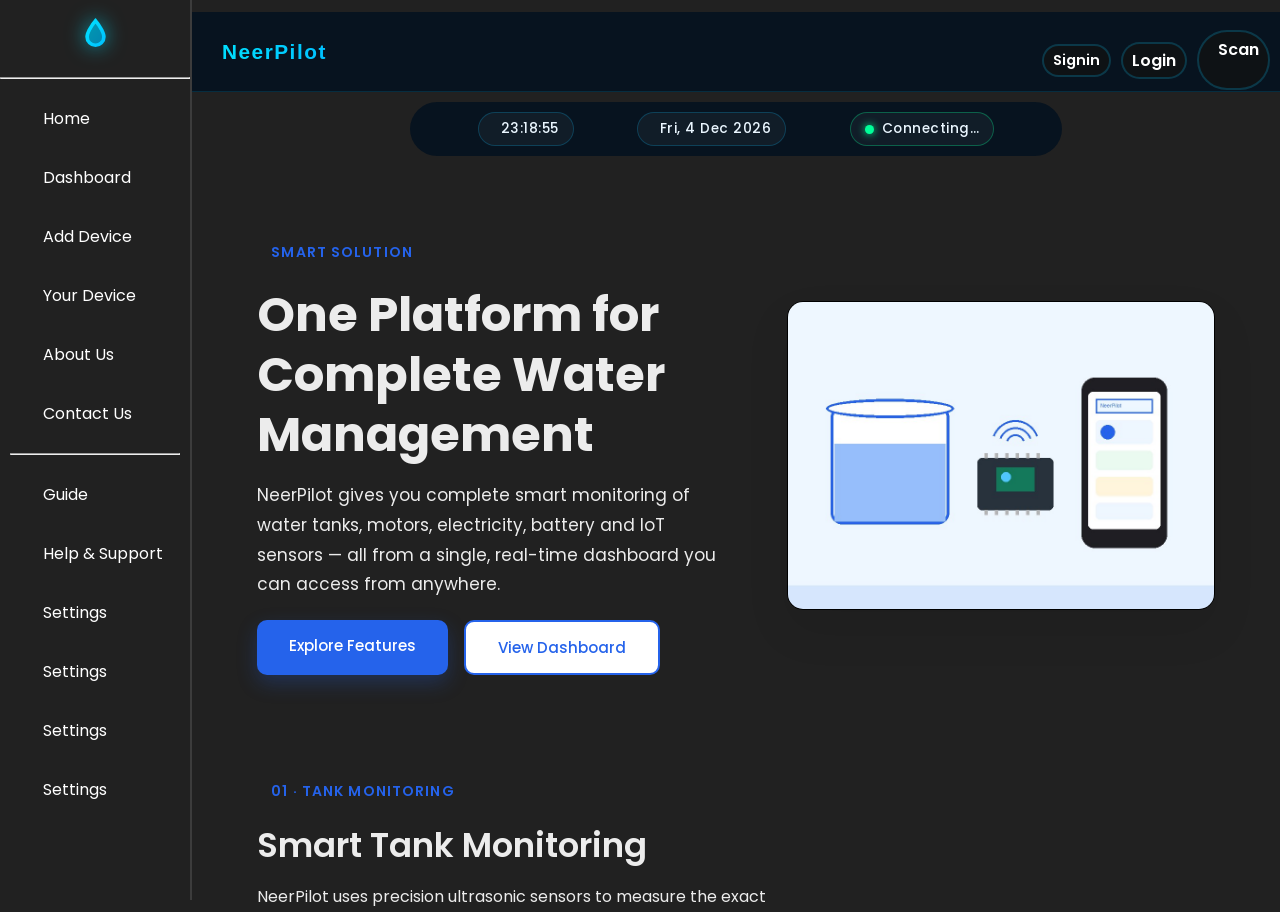
<file: solution.html>
<!-- ================================================================
     SOLUTION PAGE — NeerPilot Smart Water Monitoring System
     This file starts directly below your existing navbar and ends
     directly above your existing footer. No navbar/footer here.
================================================================= -->
<!DOCTYPE html>
<html lang="en">

<head>
    <meta charset="UTF-8">
    <meta name="viewport" content="width=device-width, initial-scale=1.0, minimum-scale=1.0">
    <title>NeerPilot | Smart Water &amp; Home Control</title>
    <link rel="preconnect" href="https://fonts.googleapis.com">
    <link rel="preconnect" href="https://fonts.gstatic.com" crossorigin>
    <link href="https://fonts.googleapis.com/css2?family=Poppins:wght@300;400;500;600;700&display=swap"
        rel="stylesheet">
    <link rel="stylesheet" href="solution.css">
    <link rel="stylesheet" href="navbar.css">
    <link rel="stylesheet" href="footer.css">
</head>

<body>

    <main class="solution-page">

        <section class="complete-page">
            <section class="page-left">


                <div class="bottom-nav">
                    <div class="top-page-left">
                        <div class="logo-mark">
                            <svg viewBox="0 0 48 48" class="logo-svg" aria-hidden="true">
                                <defs>
                                    <linearGradient id="logoGrad" x1="0" y1="0" x2="1" y2="1">
                                        <stop offset="0%" stop-color="#00E5FF" />
                                        <stop offset="100%" stop-color="#00BFFF" />
                                    </linearGradient>
                                </defs>
                                <path d="M24 4C24 4 10 20 10 30a14 14 0 0 0 28 0C38 20 24 4 24 4Z"
                                    fill="url(#logoGrad)" />
                                <path d="M24 12C24 12 15 23 15 30a9 9 0 0 0 18 0c0-7-9-18-9-18Z" fill="#07131F"
                                    opacity="0.35" />
                            </svg>
                        </div>
                    </div>
                    <hr>

                    <ul>

                        <li>
                            <a href="index.html">
                                <i class="fa-solid fa-house"></i>
                                <span>Home</span>
                            </a>
                        </li>

                        <li>
                            <a href="dashboard.html">
                                <i class="fa-solid fa-chart-line"></i>
                                <span>Dashboard</span>
                            </a>
                        </li>

                        <li>
                            <a href="add-device.html">
                                <i class="fa-solid fa-circle-plus"></i>
                                <span>Add Device</span>
                            </a>
                        </li>

                        <li>
                            <a href="your-device.html">
                                <i class="fa-solid fa-microchip"></i>
                                <span>Your Device</span>
                            </a>
                        </li>

                        <li>
                            <a href="about.html">
                                <i class="fa-solid fa-circle-info"></i>
                                <span>About Us</span>
                            </a>
                        </li>

                        <li>
                            <a href="contact.html">
                                <i class="fa-solid fa-envelope"></i>
                                <span>Contact Us</span>
                            </a>
                        </li>

                        <hr>

                        <li>
                            <a href="guide.html">
                                <i class="fa-solid fa-book-open"></i>
                                <span>Guide</span>
                            </a>
                        </li>

                        <li>
                            <a href="help.html">
                                <i class="fa-solid fa-headset"></i>
                                <span>Help &amp; Support</span>
                            </a>
                        </li>

                        <li>
                            <a href="settings.html">
                                <i class="fa-solid fa-gear"></i>
                                <span>Settings</span>
                            </a>
                        </li>

                        <li>
                            <a href="settings.html">
                                <i class="fa-solid fa-gear"></i>
                                <span>Settings</span>
                            </a>
                        </li>

                        <li>
                            <a href="settings.html">
                                <i class="fa-solid fa-gear"></i>
                                <span>Settings</span>
                            </a>
                        </li>

                        <li>
                            <a href="settings.html">
                                <i class="fa-solid fa-gear"></i>
                                <span>Settings</span>
                            </a>
                        </li>

                    </ul>

                </div>
            </section>

            <section class="page-right">

                <section class="header">


                    <div class="navbar">

                        <div class="top">
                            <div class="nav-left">

                                <div class="brand-text">
                                    <h1>NeerPilot</h1>
                                    <!-- <span>Autonomous Water &amp; Power Intelligence</span> -->
                                </div>
                            </div>

                            <!-- <div class="middle">
                                <ul class="nav-links">
                                    <li><a href="index.html">Home</a></li>
                                    <li class="dashboard"><a href="dashboard.html"><span
                                                class="dashboard">Dashboard</span></a></li>
                                    <li><a href="#">Add Device</a></li>
                                    <li><a href="#"><span>About </span><span>Device</span></a></li>
                                </ul>
                            </div> -->


                            <!-- ME -->

                            <div class="right">

                                <div class="right-left">

                                    <div class="user-data">
                                        <div class="user-icon">
                                            <i class="fa-solid fa-user"></i>
                                        </div>
                                        <div class="user-name">
                                            <span>Yash Sharma</span>
                                        </div>
                                    </div>

                                    <div class="btn-signin entry">
                                        Signin
                                    </div>

                                    <div class="btn-login">
                                        Login
                                    </div>

                                    <div class="btn-qr-signin ">
                                        <div class="qr-icon">
                                            <i class="fa-solid fa-qrcode"></i>
                                            <p>Scan</p>
                                        </div>
                                    </div>

                                    <div class="logo-mark second-logo-mark">
                                        <svg viewBox="0 0 48 48" class="logo-svg" aria-hidden="true">
                                            <defs>
                                                <linearGradient id="logoGrad" x1="0" y1="0" x2="1" y2="1">
                                                    <stop offset="0%" stop-color="#00E5FF" />
                                                    <stop offset="100%" stop-color="#00BFFF" />
                                                </linearGradient>
                                            </defs>
                                            <path d="M24 4C24 4 10 20 10 30a14 14 0 0 0 28 0C38 20 24 4 24 4Z"
                                                fill="url(#logoGrad)" />
                                            <path d="M24 12C24 12 15 23 15 30a9 9 0 0 0 18 0c0-7-9-18-9-18Z"
                                                fill="#07131F" opacity="0.35" />
                                        </svg>
                                    </div>

                                </div>



                                <div class="menu-btn">&#9776;</div>

                            </div>
                        </div>

                        <!-- Me -->

                    </div>

                    <div class="bottom">

                        <!-- <div class="nav-right"> -->
                        <div class="nav-stat stat1">
                            <i class="fa-regular fa-clock"></i>
                            <span id="liveTime">--:--:--</span>
                        </div>
                        <div class="nav-stat">
                            <i class="fa-regular fa-calendar"></i>
                            <span id="liveDate">-- --- ----</span>
                        </div>
                        <div class="nav-stat connection-pill" id="connectionPill">
                            <span class="pulse-dot" id="connDot"></span>
                            <span id="connText">Connecting…</span>
                        </div>
                        <!-- </div> -->


                    </div>
                </section>


                <section class="hero">
                    <div class="hero-inner">
                        <div class="hero-text">
                            <span class="eyebrow">Smart Solution</span>
                            <h1>One Platform for Complete Water Management</h1>
                            <p class="hero-sub">
                                NeerPilot gives you complete smart monitoring of water tanks, motors,
                                electricity, battery and IoT sensors — all from a single, real-time
                                dashboard you can access from anywhere.
                            </p>
                            <div class="hero-actions">
                                <a href="#tank-monitoring" class="btn-primary">Explore Features</a>
                                <a href="dashboard.html" class="btn-secondary">View Dashboard</a>
                            </div>
                        </div>
                        <div class="hero-image">
                            <img src="images/solution1.jpg"
                                alt="Water tank with ESP32 and mobile dashboard illustration" loading="lazy">
                        </div>
                    </div>
                </section>

                <!-- =========================================================
       SECTION 1 — SMART TANK MONITORING (text left, image right)
  ========================================================== "-->
                <section class="split" id="tank-monitoring">
                    <div class="split-inner">
                        <div class="split-text">
                            <span class="eyebrow">01 · Tank Monitoring</span>
                            <h2>Smart Tank Monitoring</h2>
                            <p>
                                NeerPilot uses precision ultrasonic sensors to measure the exact water
                                level inside your tank, converting raw distance readings into a clear
                                percentage of tank capacity. No more guessing how full your tank is —
                                every reading updates in real time on your dashboard, so you always
                                know exactly how much water you have on hand.
                            </p>
                            <p>
                                Whether your tank is big or small, round or rectangular, NeerPilot
                                calibrates to your tank's true capacity, giving you accurate, reliable
                                readings around the clock.
                            </p>

                            <div class="icon-cards">
                                <div class="icon-card">
                                    <div class="icon-circle">💧</div>
                                    <h4>Water Level</h4>
                                    <p>Precise, real-time level readings for every tank.</p>
                                </div>
                                <div class="icon-card">
                                    <div class="icon-circle">📡</div>
                                    <h4>Ultrasonic</h4>
                                    <p>Non-contact sensing for accurate, long-term reliability.</p>
                                </div>
                                <div class="icon-card">
                                    <div class="icon-circle">📏</div>
                                    <h4>Capacity</h4>
                                    <p>Calibrated to your tank's exact shape and size.</p>
                                </div>
                                <div class="icon-card">
                                    <div class="icon-circle">📊</div>
                                    <h4>Live Monitoring</h4>
                                    <p>Continuous updates streamed straight to your dashboard.</p>
                                </div>
                            </div>
                        </div>
                        <div class="split-image">
                            <img src="images/solution2.jpg" alt="Ultrasonic sensor measuring tank water level"
                                loading="lazy">
                        </div>
                    </div>
                </section>

                <!-- =========================================================
       SECTION 2 — AUTOMATIC MOTOR CONTROL (image left, text right)
  ========================================================== -->
                <section class="split reverse">
                    <div class="split-inner">
                        <div class="split-image">
                            <img src="images/solution3.jpg" alt="Relay controlling water motor automatically"
                                loading="lazy">
                        </div>
                        <div class="split-text">
                            <span class="eyebrow">02 · Motor Control</span>
                            <h2>Automatic Motor Control</h2>
                            <p>
                                NeerPilot takes the guesswork out of running your motor. Switch to
                                Auto Mode and let the system start and stop your pump exactly when
                                needed — filling the tank without ever letting it overflow, and
                                shutting off the motor the instant the tank runs dry to protect it
                                from damage.
                            </p>
                            <p>
                                Prefer to stay in control? Manual Mode lets you operate the motor
                                yourself from anywhere, while NeerPilot still watches in the
                                background for overflow and dry-run conditions.
                            </p>

                            <ul class="checklist">
                                <li><span class="tick">✔</span> Auto Mode fills tanks without supervision</li>
                                <li><span class="tick">✔</span> Manual Mode gives you full remote control</li>
                                <li><span class="tick">✔</span> Overflow prevention stops waste before it happens</li>
                                <li><span class="tick">✔</span> Dry-tank prevention protects your motor</li>
                                <li><span class="tick">✔</span> Relay control switches the pump safely and instantly
                                </li>
                            </ul>
                        </div>
                    </div>
                </section>

                <!-- =========================================================
       SECTION 3 — SMART HOME INTEGRATION (text left, image right)
  ========================================================== -->
                <section class="split">
                    <div class="split-inner">
                        <div class="split-text">
                            <span class="eyebrow">03 · Smart Home</span>
                            <h2>Smart Home Integration</h2>
                            <p>
                                NeerPilot isn't just a water monitor — it's a connected hub for your
                                home's essentials. Control relays, RGB status LEDs, an OLED display
                                and buzzer alerts remotely, all from the same dashboard you use to
                                check your tank. As your setup grows, NeerPilot is built to welcome
                                future smart devices into the same ecosystem.
                            </p>

                            <div class="feature-grid">
                                <div class="feature-box">
                                    <div class="feature-icon">🔌</div>
                                    <h4>Relay Control</h4>
                                    <p>Switch connected appliances remotely and safely.</p>
                                </div>
                                <div class="feature-box">
                                    <div class="feature-icon">🌈</div>
                                    <h4>RGB LEDs</h4>
                                    <p>At-a-glance status indicators for your whole system.</p>
                                </div>
                                <div class="feature-box">
                                    <div class="feature-icon">🖥️</div>
                                    <h4>OLED Display</h4>
                                    <p>Local, on-device readouts for quick status checks.</p>
                                </div>
                                <div class="feature-box">
                                    <div class="feature-icon">🔔</div>
                                    <h4>Buzzer Alerts</h4>
                                    <p>Audible warnings for overflow, shortage and faults.</p>
                                </div>
                            </div>
                        </div>
                        <div class="split-image">
                            <img src="images/solution4.jpg" alt="Smart home devices connected to NeerPilot dashboard"
                                loading="lazy">
                        </div>
                    </div>
                </section>

                <!-- =========================================================
       SECTION 4 — LIVE DASHBOARD (full-width light blue band)
  ========================================================== -->
                <section class="dashboard-band" id="dashboard">
                    <div class="dashboard-inner">
                        <div class="dashboard-text">
                            <span class="eyebrow">04 · Dashboard</span>
                            <h2>Live Dashboard</h2>
                            <p>
                                Every sensor, every motor, every alert — brought together in one
                                clean, easy-to-read dashboard. Track live readings, dig into
                                historical trends, and keep an eye on the health of every connected
                                device, all from a single screen.
                            </p>

                            <div class="dashboard-cards">
                                <div class="dashboard-card">
                                    <div class="dashboard-icon">📈</div>
                                    <h4>Real-Time Monitoring</h4>
                                    <p>Live readings updated continuously, with zero delay.</p>
                                </div>
                                <div class="dashboard-card">
                                    <div class="dashboard-icon">🗂️</div>
                                    <h4>Historical Data</h4>
                                    <p>Track trends over days, weeks and months.</p>
                                </div>
                                <div class="dashboard-card">
                                    <div class="dashboard-icon">🛰️</div>
                                    <h4>Device Status</h4>
                                    <p>Instantly see which devices are online or offline.</p>
                                </div>
                                <div class="dashboard-card">
                                    <div class="dashboard-icon">📊</div>
                                    <h4>Sensor Analytics</h4>
                                    <p>Deeper insights into usage patterns and efficiency.</p>
                                </div>
                            </div>
                        </div>
                        <div class="dashboard-image">
                            <img src="images/solution5.jpg" alt="NeerPilot live dashboard interface" loading="lazy">
                        </div>
                    </div>
                </section>

                <!-- =========================================================
       SECTION 5 — MONITOR FROM ANYWHERE (image left, text right)
  ========================================================== -->
                <section class="split reverse">
                    <div class="split-inner">
                        <div class="split-image">
                            <img src="images/solution6.jpg" alt="Mobile and laptop showing remote water monitoring"
                                loading="lazy">
                        </div>
                        <div class="split-text">
                            <span class="eyebrow">05 · Remote Access</span>
                            <h2>Monitor From Anywhere</h2>
                            <p>
                                Your tank doesn't stop needing attention just because you're not
                                home — and neither does NeerPilot. Check your water levels, motor
                                status and device health from your phone, laptop or tablet, wherever
                                you are. Powered by secure cloud connectivity, NeerPilot keeps you
                                informed with live updates and instant notifications the moment
                                something needs your attention.
                            </p>

                            <ul class="checklist">
                                <li><span class="tick">✔</span> Full mobile access from anywhere</li>
                                <li><span class="tick">✔</span> Laptop and desktop dashboard support</li>
                                <li><span class="tick">✔</span> Secure, always-on cloud connectivity</li>
                                <li><span class="tick">✔</span> Remote monitoring with no distance limit</li>
                                <li><span class="tick">✔</span> Live updates the moment something changes</li>
                                <li><span class="tick">✔</span> Instant notifications for critical events</li>
                            </ul>
                        </div>
                    </div>
                </section>

                <!-- =========================================================
       SECTION 6 — RELIABLE HARDWARE (text left, image right)
  ========================================================== -->
                <section class="split">
                    <div class="split-inner">
                        <div class="split-text">
                            <span class="eyebrow">06 · Built to Last</span>
                            <h2>Reliable Hardware</h2>
                            <p>
                                NeerPilot is engineered to keep working, no matter what. Battery
                                backup and solar charging keep the system running through power
                                cuts, while continuous signal and connectivity checks make sure
                                you're never left in the dark about your system's health.
                            </p>

                            <div class="feature-grid feature-grid-3">
                                <div class="feature-box">
                                    <div class="feature-icon">🔋</div>
                                    <h4>Battery Backup</h4>
                                    <p>Keeps monitoring active through power outages.</p>
                                </div>
                                <div class="feature-box">
                                    <div class="feature-icon">☀️</div>
                                    <h4>Solar Charging</h4>
                                    <p>Sustainable, low-maintenance power for remote setups.</p>
                                </div>
                                <div class="feature-box">
                                    <div class="feature-icon">📶</div>
                                    <h4>Signal Strength</h4>
                                    <p>Constant connectivity checks for a stable link.</p>
                                </div>
                                <div class="feature-box">
                                    <div class="feature-icon">🚫</div>
                                    <h4>Offline Detection</h4>
                                    <p>Know immediately if a device drops off the network.</p>
                                </div>
                                <div class="feature-box">
                                    <div class="feature-icon">🔗</div>
                                    <h4>Stable Communication</h4>
                                    <p>Reliable data transfer between hardware and cloud.</p>
                                </div>
                                <div class="feature-box">
                                    <div class="feature-icon">🛡️</div>
                                    <h4>Built to Endure</h4>
                                    <p>Designed for long-term, real-world reliability.</p>
                                </div>
                            </div>
                        </div>
                        <div class="split-image">
                            <img src="images/solution7.jpg" alt="Battery backup and solar panel hardware setup"
                                loading="lazy">
                        </div>
                    </div>
                </section>

                <!-- =========================================================
       SECTION 7 — INSTANT SMART ALERTS (image left, text right)
  ========================================================== -->
                <section class="split reverse">
                    <div class="split-inner">
                        <div class="split-image">
                            <img src="images/solution8.jpg" alt="Smart alert notifications on a phone" loading="lazy">
                        </div>
                        <div class="split-text">
                            <span class="eyebrow">07 · Alerts</span>
                            <h2>Instant Smart Alerts</h2>
                            <p>
                                NeerPilot watches your system so you don't have to. The moment
                                something needs attention — an overflowing tank, a battery running
                                low, or a motor running longer than it should — you get notified
                                instantly, wherever you are.
                            </p>

                            <div class="alert-cards">
                                <div class="alert-card">
                                    <div class="alert-icon">🌊</div>
                                    <span>Overflow Alert</span>
                                </div>
                                <div class="alert-card">
                                    <div class="alert-icon">⚠️</div>
                                    <span>Low Water Alert</span>
                                </div>
                                <div class="alert-card">
                                    <div class="alert-icon">🔋</div>
                                    <span>Battery Alert</span>
                                </div>
                                <div class="alert-card">
                                    <div class="alert-icon">📴</div>
                                    <span>Device Offline</span>
                                </div>
                                <div class="alert-card">
                                    <div class="alert-icon">⏱️</div>
                                    <span>Motor Running Too Long</span>
                                </div>
                                <div class="alert-card">
                                    <div class="alert-icon">🛠️</div>
                                    <span>Maintenance Reminder</span>
                                </div>
                            </div>
                        </div>
                    </div>
                </section>

                <!-- =========================================================
       SECTION 8 — WHY CHOOSE NEERPILOT
  ========================================================== -->
                <section class="why-choose">
                    <div class="why-choose-inner">
                        <span class="eyebrow center">08 · The Advantage</span>
                        <h2>Why Choose NeerPilot</h2>
                        <p class="section-sub">
                            A complete, reliable and future-ready platform built for real homes,
                            real farms and real businesses.
                        </p>

                        <div class="why-grid">
                            <div class="why-card">
                                <div class="why-icon">📡</div>
                                <h4>Real-Time Monitoring</h4>
                                <p>Always-on visibility into your water system.</p>
                            </div>
                            <div class="why-card">
                                <div class="why-icon">🌐</div>
                                <h4>IoT Enabled</h4>
                                <p>Connected sensors and devices working as one system.</p>
                            </div>
                            <div class="why-card">
                                <div class="why-icon">💧</div>
                                <h4>Water Saving</h4>
                                <p>Prevents overflow and eliminates silent wastage.</p>
                            </div>
                            <div class="why-card">
                                <div class="why-icon">⚡</div>
                                <h4>Energy Efficient</h4>
                                <p>Cuts unnecessary motor runtime and power use.</p>
                            </div>
                            <div class="why-card">
                                <div class="why-icon">📲</div>
                                <h4>Remote Control</h4>
                                <p>Manage everything from anywhere, anytime.</p>
                            </div>
                            <div class="why-card">
                                <div class="why-icon">🧩</div>
                                <h4>Easy Installation</h4>
                                <p>Simple setup that fits any existing tank system.</p>
                            </div>
                        </div>
                    </div>
                </section>

                <!-- =========================================================
       SECTION 9 — FUTURE READY PLATFORM (text left, image right)
  ========================================================== -->
                <section class="split">
                    <div class="split-inner">
                        <div class="split-text">
                            <span class="eyebrow">09 · What's Next</span>
                            <h2>Future Ready Platform</h2>
                            <p>
                                NeerPilot is designed to grow. Today it monitors and controls your
                                water system in real time — tomorrow, it will predict usage,
                                detect leaks before they become problems, and respond to your
                                voice, all while supporting multiple tanks and a fully connected
                                smart home.
                            </p>

                            <div class="feature-grid feature-grid-3">
                                <div class="feature-box">
                                    <div class="feature-icon">🤖</div>
                                    <h4>AI Water Prediction</h4>
                                    <p>Forecast usage patterns before they happen.</p>
                                </div>
                                <div class="feature-box">
                                    <div class="feature-icon">🕵️</div>
                                    <h4>Leak Detection</h4>
                                    <p>Catch hidden leaks before they waste water.</p>
                                </div>
                                <div class="feature-box">
                                    <div class="feature-icon">📉</div>
                                    <h4>Consumption Analytics</h4>
                                    <p>Understand exactly where your water goes.</p>
                                </div>
                                <div class="feature-box">
                                    <div class="feature-icon">🎙️</div>
                                    <h4>Voice Assistant</h4>
                                    <p>Check status and control devices hands-free.</p>
                                </div>
                                <div class="feature-box">
                                    <div class="feature-icon">🏢</div>
                                    <h4>Multi-Tank Support</h4>
                                    <p>Monitor multiple tanks from one dashboard.</p>
                                </div>
                                <div class="feature-box">
                                    <div class="feature-icon">🏡</div>
                                    <h4>Smart Home Integration</h4>
                                    <p>One ecosystem for water and connected devices.</p>
                                </div>
                            </div>
                        </div>
                        <div class="split-image">
                            <img src="images/solution9.jpg" alt="Future roadmap illustration for NeerPilot platform"
                                loading="lazy">
                        </div>
                    </div>
                </section>

                <!-- =========================================================
       FINAL CTA
  ========================================================== -->
                <section class="final-cta">
                    <div class="final-cta-inner">
                        <h2>Ready to Save Every Drop?</h2>
                        <p>
                            Join homes, farms and businesses already using NeerPilot to monitor,
                            protect and control their water systems in real time. Start today
                            and never worry about overflow, shortage or wasted electricity again.
                        </p>
                        <div class="cta-actions">
                            <a href="#" class="btn-primary">Get Started</a>
                            <a href="#dashboard" class="btn-secondary">View Dashboard</a>
                        </div>
                    </div>
                </section>


                <footer class="np-footer" id="npFooter">

                    <!-- ---------------------------------------------------------------
       TOP GRID — 4 columns
  ---------------------------------------------------------------- -->
                    <div class="np-footer-top">

                        <!-- COLUMN 1 — Logo & About -->
                        <div class="np-col np-col-about np-fade">
                            <div class="np-logo">
                                <!-- <span class="np-logo-icon"><i class="fa-solid fa-droplet"></i></span> -->

                                <div class="logo-mark">
                                    <svg viewBox="0 0 48 48" class="logo-svg" aria-hidden="true">
                                        <defs>
                                            <linearGradient id="logoGrad" x1="0" y1="0" x2="1" y2="1">
                                                <stop offset="0%" stop-color="#00E5FF" />
                                                <stop offset="100%" stop-color="#00BFFF" />
                                            </linearGradient>
                                        </defs>
                                        <path d="M24 4C24 4 10 20 10 30a14 14 0 0 0 28 0C38 20 24 4 24 4Z"
                                            fill="url(#logoGrad)" />
                                        <path d="M24 12C24 12 15 23 15 30a9 9 0 0 0 18 0c0-7-9-18-9-18Z" fill="#07131F"
                                            opacity="0.35" />
                                    </svg>
                                </div>
                                <div class="brand-text">
                                    <h1>NeerPilot</h1>
                                </div>
                            </div>
                            <p class="np-about-text">
                                NeerPilot is an intelligent IoT-based Smart Water Monitoring System
                                designed to reduce water wastage through real-time monitoring,
                                smart automation, and remote access.
                            </p>
                            <div class="np-social">
                                <a href="#" class="np-social-icon" aria-label="Facebook">
                                    <i class="fa-brands fa-facebook-f"></i>
                                </a>
                                <a href="#" class="np-social-icon" aria-label="Instagram">
                                    <i class="fa-brands fa-instagram"></i>
                                </a>
                                <a href="#" class="np-social-icon" aria-label="LinkedIn">
                                    <i class="fa-brands fa-linkedin-in"></i>
                                </a>
                                <a href="#" class="np-social-icon" aria-label="GitHub">
                                    <i class="fa-brands fa-github"></i>
                                </a>
                            </div>
                        </div>

                        <!-- COLUMN 2 — Quick Links -->
                        <div class="np-col np-fade">
                            <h4 class="np-col-title">Quick Links</h4>
                            <ul class="np-link-list">
                                <li><a href="index.html" class="np-link">Home</a></li>
                                <li><a href="dashboard.html" class="np-link">Dashboard</a></li>
                                <li><a href="addDevice.html" class="np-link">Add Device</a></li>
                                <li><a href="aboutDevice.html" class="np-link">About Device</a></li>
                                <li><a href="#" class="np-link">Guide</a></li>
                                <li><a href="#" class="np-link">Contact</a></li>
                            </ul>
                        </div>

                        <!-- COLUMN 3 — Our Features -->
                        <div class="np-col np-fade">
                            <h4 class="np-col-title">Our Features</h4>
                            <ul class="np-feature-list">
                                <li>
                                    <span class="np-feature-icon"><i class="fa-solid fa-water"></i></span>
                                    <span>Tank Unit</span>
                                </li>
                                <li>
                                    <span class="np-feature-icon"><i class="fa-solid fa-house-signal"></i></span>
                                    <span>Home Unit</span>
                                </li>
                                <li>
                                    <span class="np-feature-icon"><i class="fa-solid fa-chart-line"></i></span>
                                    <span>Real-Time Dashboard</span>
                                </li>
                                <li>
                                    <span class="np-feature-icon"><i class="fa-solid fa-bell"></i></span>
                                    <span>Smart Alerts</span>
                                </li>
                                <li>
                                    <span class="np-feature-icon"><i class="fa-solid fa-gears"></i></span>
                                    <span>Motor Automation</span>
                                </li>
                                <li>
                                    <span class="np-feature-icon"><i class="fa-solid fa-droplet"></i></span>
                                    <span>Water Monitoring</span>
                                </li>
                            </ul>
                        </div>

                        <!-- COLUMN 4 — Contact Us -->
                        <div class="np-col np-fade">
                            <h4 class="np-col-title">Contact Us</h4>
                            <ul class="np-contact-list">
                                <li>
                                    <span class="np-contact-icon"><i class="fa-solid fa-envelope"></i></span>
                                    <div>
                                        <span class="np-contact-label">Email</span>
                                        <span class="np-contact-value">support@neerpilot.in</span>
                                    </div>
                                </li>
                                <li>
                                    <span class="np-contact-icon"><i class="fa-solid fa-phone"></i></span>
                                    <div>
                                        <span class="np-contact-label">Phone</span>
                                        <span class="np-contact-value">+91 XXXXX XXXXX</span>
                                    </div>
                                </li>
                                <li>
                                    <span class="np-contact-icon"><i class="fa-solid fa-location-dot"></i></span>
                                    <div>
                                        <span class="np-contact-label">Location</span>
                                        <span class="np-contact-value">Mathura, Uttar Pradesh, India</span>
                                    </div>
                                </li>
                                <li>
                                    <span class="np-contact-icon"><i class="fa-solid fa-clock"></i></span>
                                    <div>
                                        <span class="np-contact-label">Working Hours</span>
                                        <span class="np-contact-value">Mon - Sat, 9:00 AM - 6:00 PM</span>
                                    </div>
                                </li>
                            </ul>
                        </div>

                    </div>

                    <!-- ---------------------------------------------------------------
       BOTTOM BAR
  ---------------------------------------------------------------- -->
                    <div class="np-footer-bottom np-fade">
                        <p class="np-copyright">
                            &copy; <span id="npYear">2026</span> NeerPilot. All Rights Reserved.
                        </p>
                        <p class="np-madewith">
                            Made with <span class="np-heart">❤️</span> for Smart Water Management
                        </p>
                        <div class="np-bottom-links">
                            <a href="#" class="np-link">Privacy Policy</a>
                            <a href="#" class="np-link">Terms</a>
                            <a href="#" class="np-link">Support</a>
                        </div>
                    </div>

                </footer>

            </section>
        </section>


        <!-- =========================================================
       HERO SECTION
  ========================================================== -->

    </main>

    <script src="script2.js"></script>
    <script src="footer.js"></script>

</body>

</html>
</file>
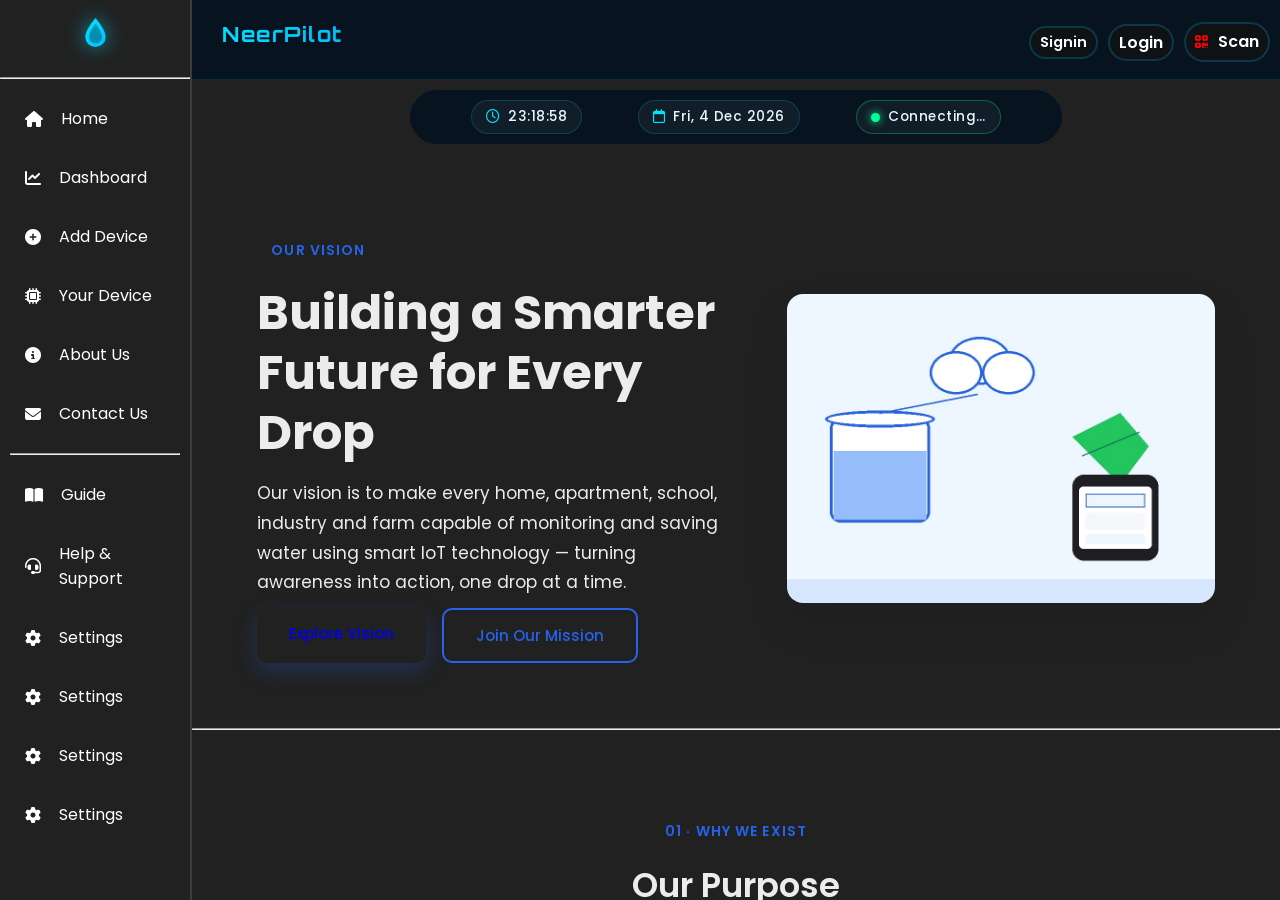
<file: vision.html>
<!DOCTYPE html>
<html lang="en">

<head>
    <meta charset="UTF-8">
    <meta name="viewport" content="width=device-width, initial-scale=1.0, minimum-scale=1.0">
    <title>NeerPilot | Smart Water &amp; Home Control</title>
    <link rel="preconnect" href="https://fonts.googleapis.com">
    <link rel="preconnect" href="https://fonts.gstatic.com" crossorigin>
    <link href="https://fonts.googleapis.com/css2?family=Poppins:wght@300;400;500;600;700&display=swap"
        rel="stylesheet">
    <link rel="stylesheet" href="vision.css">
    <!-- <link rel="stylesheet" href="style2.css"> -->
    <link rel="stylesheet" href="navbar.css">
    <link rel="stylesheet" href="footer.css">

    <link href="https://fonts.googleapis.com/css2?family=Montserrat:wght@700;800;900&display=swap" rel="stylesheet">

    <!-- Font Awesome for iconography -->
    <link rel="stylesheet" href="https://cdnjs.cloudflare.com/ajax/libs/font-awesome/6.5.1/css/all.min.css">
    <!-- Google Fonts: Orbitron for display, Rajdhani for body/data -->
    <link rel="preconnect" href="https://fonts.googleapis.com">
    <link
        href="https://fonts.googleapis.com/css2?family=Orbitron:wght@500;700;900&family=Rajdhani:wght@400;500;600;700&display=swap"
        rel="stylesheet">


</head>


<body>
    <main class="vision-page">

        <section class="complete-page">
            <section class="page-left">


                <div class="bottom-nav">
                    <div class="top-page-left">
                        <div class="logo-mark">
                            <svg viewBox="0 0 48 48" class="logo-svg" aria-hidden="true">
                                <defs>
                                    <linearGradient id="logoGrad" x1="0" y1="0" x2="1" y2="1">
                                        <stop offset="0%" stop-color="#00E5FF" />
                                        <stop offset="100%" stop-color="#00BFFF" />
                                    </linearGradient>
                                </defs>
                                <path d="M24 4C24 4 10 20 10 30a14 14 0 0 0 28 0C38 20 24 4 24 4Z"
                                    fill="url(#logoGrad)" />
                                <path d="M24 12C24 12 15 23 15 30a9 9 0 0 0 18 0c0-7-9-18-9-18Z" fill="#07131F"
                                    opacity="0.35" />
                            </svg>
                        </div>
                    </div>
                    <hr>

                    <ul>

                        <li>
                            <a href="index.html">
                                <i class="fa-solid fa-house"></i>
                                <span>Home</span>
                            </a>
                        </li>

                        <li>
                            <a href="dashboard.html">
                                <i class="fa-solid fa-chart-line"></i>
                                <span>Dashboard</span>
                            </a>
                        </li>

                        <li>
                            <a href="add-device.html">
                                <i class="fa-solid fa-circle-plus"></i>
                                <span>Add Device</span>
                            </a>
                        </li>

                        <li>
                            <a href="your-device.html">
                                <i class="fa-solid fa-microchip"></i>
                                <span>Your Device</span>
                            </a>
                        </li>

                        <li>
                            <a href="about.html">
                                <i class="fa-solid fa-circle-info"></i>
                                <span>About Us</span>
                            </a>
                        </li>

                        <li>
                            <a href="contact.html">
                                <i class="fa-solid fa-envelope"></i>
                                <span>Contact Us</span>
                            </a>
                        </li>

                        <hr>

                        <li>
                            <a href="guide.html">
                                <i class="fa-solid fa-book-open"></i>
                                <span>Guide</span>
                            </a>
                        </li>

                        <li>
                            <a href="help.html">
                                <i class="fa-solid fa-headset"></i>
                                <span>Help &amp; Support</span>
                            </a>
                        </li>

                        <li>
                            <a href="settings.html">
                                <i class="fa-solid fa-gear"></i>
                                <span>Settings</span>
                            </a>
                        </li>

                        <li>
                            <a href="settings.html">
                                <i class="fa-solid fa-gear"></i>
                                <span>Settings</span>
                            </a>
                        </li>

                        <li>
                            <a href="settings.html">
                                <i class="fa-solid fa-gear"></i>
                                <span>Settings</span>
                            </a>
                        </li>

                        <li>
                            <a href="settings.html">
                                <i class="fa-solid fa-gear"></i>
                                <span>Settings</span>
                            </a>
                        </li>

                    </ul>

                </div>
            </section>

            <section class="page-right">

                <section class="header">


                    <div class="navbar">

                        <div class="top">
                            <div class="nav-left">

                                <div class="brand-text">
                                    <h1>NeerPilot</h1>
                                    <!-- <span>Autonomous Water &amp; Power Intelligence</span> -->
                                </div>
                            </div>

                            <!-- <div class="middle">
                                <ul class="nav-links">
                                    <li><a href="index.html">Home</a></li>
                                    <li class="dashboard"><a href="dashboard.html"><span
                                                class="dashboard">Dashboard</span></a></li>
                                    <li><a href="#">Add Device</a></li>
                                    <li><a href="#"><span>About </span><span>Device</span></a></li>
                                </ul>
                            </div> -->


                            <!-- ME -->

                            <div class="right">

                                <div class="right-left">

                                    <div class="user-data">
                                        <div class="user-icon">
                                            <i class="fa-solid fa-user"></i>
                                        </div>
                                        <div class="user-name">
                                            <span>Yash Sharma</span>
                                        </div>
                                    </div>

                                    <div class="btn-signin entry">
                                        Signin
                                    </div>

                                    <div class="btn-login">
                                        Login
                                    </div>

                                    <div class="btn-qr-signin ">
                                        <div class="qr-icon">
                                            <i class="fa-solid fa-qrcode"></i>
                                            <p>Scan</p>
                                        </div>
                                    </div>

                                    <div class="logo-mark second-logo-mark">
                                        <svg viewBox="0 0 48 48" class="logo-svg" aria-hidden="true">
                                            <defs>
                                                <linearGradient id="logoGrad" x1="0" y1="0" x2="1" y2="1">
                                                    <stop offset="0%" stop-color="#00E5FF" />
                                                    <stop offset="100%" stop-color="#00BFFF" />
                                                </linearGradient>
                                            </defs>
                                            <path d="M24 4C24 4 10 20 10 30a14 14 0 0 0 28 0C38 20 24 4 24 4Z"
                                                fill="url(#logoGrad)" />
                                            <path d="M24 12C24 12 15 23 15 30a9 9 0 0 0 18 0c0-7-9-18-9-18Z"
                                                fill="#07131F" opacity="0.35" />
                                        </svg>
                                    </div>

                                </div>



                                <div class="menu-btn">&#9776;</div>

                            </div>
                        </div>

                        <!-- Me -->

                    </div>

                    <div class="bottom">

                        <!-- <div class="nav-right"> -->
                        <div class="nav-stat stat1">
                            <i class="fa-regular fa-clock"></i>
                            <span id="liveTime">--:--:--</span>
                        </div>
                        <div class="nav-stat">
                            <i class="fa-regular fa-calendar"></i>
                            <span id="liveDate">-- --- ----</span>
                        </div>
                        <div class="nav-stat connection-pill" id="connectionPill">
                            <span class="pulse-dot" id="connDot"></span>
                            <span id="connText">Connecting…</span>
                        </div>
                        <!-- </div> -->


                    </div>
                </section>

                <section class="hero">
                    <div class="hero-inner">
                        <div class="hero-text">
                            <span class="eyebrow">Our Vision</span>
                            <h1>Building a Smarter Future for Every Drop</h1>
                            <p class="hero-sub">
                                Our vision is to make every home, apartment, school, industry and
                                farm capable of monitoring and saving water using smart IoT
                                technology — turning awareness into action, one drop at a time.
                            </p>
                            <div class="hero-actions">
                                <a href="#our-purpose" class="btn-primary">Explore Vision</a>
                                <a href="#final-cta" class="btn-secondary">Join Our Mission</a>
                            </div>
                        </div>
                        <div class="hero-image">
                            <img src="images/vision1.jpg" alt="Smart water tank connected to mobile dashboard and cloud"
                                loading="lazy">
                        </div>
                    </div>
                </section>

                <hr>

                <!-- =========================================================
       SECTION 1 — OUR PURPOSE
  ========================================================== -->
                <section class="purpose" id="our-purpose">
                    <div class="purpose-inner">
                        <span class="eyebrow center">01 · Why We Exist</span>
                        <h2>Our Purpose</h2>
                        <p class="section-sub">
                            NeerPilot was created from a simple belief — that no drop of water
                            should ever be wasted because no one was watching.
                        </p>
                        <p class="section-sub">
                            Water monitoring matters because water itself is finite. Every liter
                            saved today is a liter available tomorrow, for someone who needs it
                            more. We see this not just as a technical challenge, but as a
                            responsibility we carry toward the generations who will inherit the
                            world we shape. NeerPilot exists to make that responsibility easier
                            to act on — for every home, every family, every community.
                        </p>

                        <div class="icon-cards">
                            <div class="icon-card">
                                <div class="icon-circle">💧</div>
                                <h4>Save Water</h4>
                                <p>Every drop tracked is a drop that doesn't go to waste.</p>
                            </div>
                            <div class="icon-card">
                                <div class="icon-circle">📡</div>
                                <h4>Smart Monitoring</h4>
                                <p>Real-time visibility replaces guesswork and neglect.</p>
                            </div>
                            <div class="icon-card">
                                <div class="icon-circle">🌱</div>
                                <h4>Sustainable Living</h4>
                                <p>Small daily choices that add up to lasting impact.</p>
                            </div>
                            <div class="icon-card">
                                <div class="icon-circle">🌍</div>
                                <h4>Technology for Everyone</h4>
                                <p>Simple enough for any home, powerful enough for any farm.</p>
                            </div>
                        </div>
                    </div>
                </section>

                <hr>

                <!-- =========================================================
       SECTION 2 — OUR MISSION (image left, text right)
  ========================================================== -->
                <section class="split reverse">
                    <div class="split-inner">
                        <div class="split-image">
                            <img src="images/vision2.jpg"
                                alt="Illustration representing NeerPilot's mission to reduce water wastage"
                                loading="lazy">
                        </div>
                        <div class="split-text">
                            <span class="eyebrow">02 · Our Mission</span>
                            <h2>Our Mission</h2>
                            <p>
                                We're on a mission to change how people relate to water — from
                                reactive guesswork to proactive, informed control. NeerPilot exists
                                to reduce wastage, prevent overflow before it happens, and put
                                real-time information directly in people's hands, so managing water
                                becomes effortless rather than a daily chore.
                            </p>

                            <ul class="checklist">
                                <li><span class="tick">✔</span> Reduce water wastage across every home and business
                                </li>
                                <li><span class="tick">✔</span> Prevent tank overflow before it starts</li>
                                <li><span class="tick">✔</span> Encourage the shift toward smarter, connected homes
                                </li>
                                <li><span class="tick">✔</span> Simplify water management for everyone, not just
                                    experts
                                </li>
                                <li><span class="tick">✔</span> Empower people with real-time, actionable
                                    information</li>
                            </ul>
                        </div>
                    </div>
                </section>

                <hr>

                <!-- =========================================================
       SECTION 3 — TECHNOLOGY WITH PURPOSE (text left, image right)
  ========================================================== -->
                <section class="split">
                    <div class="split-inner">
                        <div class="split-text">
                            <span class="eyebrow">03 · Purposeful Technology</span>
                            <h2>Technology with Purpose</h2>
                            <p>
                                IoT, ESP32 microcontrollers, cloud platforms, sensors and automation
                                are powerful — but power alone isn't the point. We believe
                                technology only matters when it solves real problems for real
                                people. That's why every feature we build starts with a question:
                                does this help someone save water, protect their equipment, or
                                understand their home better?
                            </p>

                            <div class="feature-grid">
                                <div class="feature-box">
                                    <div class="feature-icon">🌐</div>
                                    <h4>IoT</h4>
                                    <p>Connected sensors that turn silence into insight.</p>
                                </div>
                                <div class="feature-box">
                                    <div class="feature-icon">🔧</div>
                                    <h4>ESP32</h4>
                                    <p>Reliable, low-cost hardware at the heart of every device.</p>
                                </div>
                                <div class="feature-box">
                                    <div class="feature-icon">☁️</div>
                                    <h4>Cloud</h4>
                                    <p>Your data, always available, always secure.</p>
                                </div>
                                <div class="feature-box">
                                    <div class="feature-icon">🛰️</div>
                                    <h4>Sensors</h4>
                                    <p>The eyes and ears of every smart water system.</p>
                                </div>
                                <div class="feature-box">
                                    <div class="feature-icon">⚙️</div>
                                    <h4>Automation</h4>
                                    <p>Letting the system act, so people don't have to worry.</p>
                                </div>
                            </div>
                        </div>
                        <div class="split-image">
                            <img src="images/vision3.jpg"
                                alt="IoT sensors and cloud technology solving real water problems" loading="lazy">
                        </div>
                    </div>
                </section>

                <hr>


                <!-- =========================================================
       SECTION 4 — CREATING SMART COMMUNITIES (light blue band)
  ========================================================== -->
                <section class="communities">
                    <div class="communities-inner">
                        <span class="eyebrow center">04 · Who We Serve</span>
                        <h2>Creating Smart Communities</h2>
                        <p class="section-sub">
                            NeerPilot is built to serve every kind of community that depends on
                            stored water — from a single household to an entire campus.
                        </p>

                        <div class="community-grid">
                            <div class="community-card">
                                <div class="community-icon">🏠</div>
                                <h4>Homes</h4>
                                <p>Everyday peace of mind for every household.</p>
                            </div>
                            <div class="community-card">
                                <div class="community-icon">🏢</div>
                                <h4>Apartments</h4>
                                <p>Shared tanks, managed intelligently for everyone.</p>
                            </div>
                            <div class="community-card">
                                <div class="community-icon">🏫</div>
                                <h4>Schools</h4>
                                <p>Reliable water supply for growing young minds.</p>
                            </div>
                            <div class="community-card">
                                <div class="community-icon">🎓</div>
                                <h4>Colleges</h4>
                                <p>Smarter infrastructure for larger campuses.</p>
                            </div>
                            <div class="community-card">
                                <div class="community-icon">🏥</div>
                                <h4>Hospitals</h4>
                                <p>Uninterrupted water supply where it matters most.</p>
                            </div>
                            <div class="community-card">
                                <div class="community-icon">🏭</div>
                                <h4>Factories</h4>
                                <p>Efficient water use for uninterrupted production.</p>
                            </div>
                        </div>
                    </div>
                </section>

                <hr>

                <!-- =========================================================
       SECTION 5 — PROTECTING FUTURE GENERATIONS (image left, text right)
  ========================================================== -->
                <section class="split reverse">
                    <div class="split-inner">
                        <div class="split-image">
                            <img src="images/vision4.jpg"
                                alt="Illustration representing sustainable water use for future generations"
                                loading="lazy">
                        </div>
                        <div class="split-text">
                            <span class="eyebrow">05 · Looking Ahead</span>
                            <h2>Protecting Future Generations</h2>
                            <p>
                                The choices we make today about water shape the world our children
                                will inherit. Every overflow prevented, every leak caught early,
                                and every liter used responsibly is a small act of care for a
                                future we won't fully see, but are still responsible for.
                            </p>
                            <p>
                                Sustainability isn't a buzzword to us — it's the reason NeerPilot
                                exists. By making conservation effortless and responsible usage the
                                default, we hope to reduce the environmental strain that water
                                scarcity places on communities everywhere, one home at a time.
                            </p>
                        </div>
                    </div>
                </section>

                <hr>

                <!-- =========================================================
       SECTION 6 — INNOVATION THAT MATTERS (text left, image right)
  ========================================================== -->
                <section class="split">
                    <div class="split-inner">
                        <div class="split-text">
                            <span class="eyebrow">06 · What Innovation Means to Us</span>
                            <h2>Innovation That Matters</h2>
                            <p>
                                We don't chase innovation for its own sake. We believe innovation
                                is only meaningful when it makes life genuinely easier — when it's
                                simple enough to trust, reliable enough to depend on, and
                                affordable enough to reach everyone who needs it.
                            </p>

                            <div class="feature-grid feature-grid-3">
                                <div class="feature-box">
                                    <div class="feature-icon">✨</div>
                                    <h4>Simplicity</h4>
                                    <p>Powerful systems that stay easy to understand.</p>
                                </div>
                                <div class="feature-box">
                                    <div class="feature-icon">🛡️</div>
                                    <h4>Reliability</h4>
                                    <p>Built to work quietly, day after day.</p>
                                </div>
                                <div class="feature-box">
                                    <div class="feature-icon">🌍</div>
                                    <h4>Accessibility</h4>
                                    <p>Designed for every household, not just the tech-savvy.</p>
                                </div>
                                <div class="feature-box">
                                    <div class="feature-icon">💰</div>
                                    <h4>Affordability</h4>
                                    <p>Smart water management shouldn't be a luxury.</p>
                                </div>
                                <div class="feature-box">
                                    <div class="feature-icon">🖐️</div>
                                    <h4>User-Friendly Design</h4>
                                    <p>Interfaces that feel natural from the very first use.</p>
                                </div>
                            </div>
                        </div>
                        <div class="split-image">
                            <img src="images/vision5.jpg" alt="Simple and reliable smart water technology in use"
                                loading="lazy">
                        </div>
                    </div>
                </section>

                <hr>

                <!-- =========================================================
       SECTION 7 — GROWING BEYOND ONE PRODUCT (image left, text right)
  ========================================================== -->
                <section class="split reverse">
                    <div class="split-inner">
                        <div class="split-image">
                            <img src="images/vision6.jpg"
                                alt="Roadmap illustration showing smart cities and future water technology"
                                loading="lazy">
                        </div>
                        <div class="split-text">
                            <span class="eyebrow">07 · Looking Forward</span>
                            <h2>Growing Beyond One Product</h2>
                            <p>
                                NeerPilot began as a solution for a single tank — but our vision
                                extends far beyond that. We imagine a future where smart water
                                management scales from individual homes to entire cities, powered
                                by data, automation and shared community insight.
                            </p>

                            <ul class="checklist">
                                <li><span class="tick">✔</span> Smart Cities with connected water infrastructure
                                </li>
                                <li><span class="tick">✔</span> AI-driven water analytics for smarter decisions</li>
                                <li><span class="tick">✔</span> Smart Agriculture that conserves water at scale</li>
                                <li><span class="tick">✔</span> Multi-tank monitoring for larger properties</li>
                                <li><span class="tick">✔</span> Partnerships on government water projects</li>
                                <li><span class="tick">✔</span> Community-wide monitoring for shared resources</li>
                            </ul>
                        </div>
                    </div>
                </section>

                <!-- =========================================================
       FINAL CTA
  ========================================================== -->
                <section class="final-cta" id="final-cta">
                    <div class="final-cta-inner">
                        <h2>Together We Can Save Every Drop</h2>
                        <p>
                            Whether you're a homeowner, a developer, a student or an
                            organization — there's a place for you in this mission. Join us in
                            building a smarter, more sustainable future for water, one home and
                            one community at a time.
                        </p>
                        <div class="cta-actions">
                            <a href="#" class="btn-primary">Join Our Vision</a>
                            <a href="#our-purpose" class="btn-secondary">Explore NeerPilot</a>
                        </div>
                    </div>
                </section>

                <footer class="np-footer" id="npFooter">

                    <!-- ---------------------------------------------------------------
       TOP GRID — 4 columns
  ---------------------------------------------------------------- -->
                    <div class="np-footer-top">

                        <!-- COLUMN 1 — Logo & About -->
                        <div class="np-col np-col-about np-fade">
                            <div class="np-logo">
                                <!-- <span class="np-logo-icon"><i class="fa-solid fa-droplet"></i></span> -->

                                <div class="logo-mark">
                                    <svg viewBox="0 0 48 48" class="logo-svg" aria-hidden="true">
                                        <defs>
                                            <linearGradient id="logoGrad" x1="0" y1="0" x2="1" y2="1">
                                                <stop offset="0%" stop-color="#00E5FF" />
                                                <stop offset="100%" stop-color="#00BFFF" />
                                            </linearGradient>
                                        </defs>
                                        <path d="M24 4C24 4 10 20 10 30a14 14 0 0 0 28 0C38 20 24 4 24 4Z"
                                            fill="url(#logoGrad)" />
                                        <path d="M24 12C24 12 15 23 15 30a9 9 0 0 0 18 0c0-7-9-18-9-18Z" fill="#07131F"
                                            opacity="0.35" />
                                    </svg>
                                </div>
                                <div class="brand-text">
                                    <h1>NeerPilot</h1>
                                </div>
                            </div>
                            <p class="np-about-text">
                                NeerPilot is an intelligent IoT-based Smart Water Monitoring System
                                designed to reduce water wastage through real-time monitoring,
                                smart automation, and remote access.
                            </p>
                            <div class="np-social">
                                <a href="#" class="np-social-icon" aria-label="Facebook">
                                    <i class="fa-brands fa-facebook-f"></i>
                                </a>
                                <a href="#" class="np-social-icon" aria-label="Instagram">
                                    <i class="fa-brands fa-instagram"></i>
                                </a>
                                <a href="#" class="np-social-icon" aria-label="LinkedIn">
                                    <i class="fa-brands fa-linkedin-in"></i>
                                </a>
                                <a href="#" class="np-social-icon" aria-label="GitHub">
                                    <i class="fa-brands fa-github"></i>
                                </a>
                            </div>
                        </div>

                        <!-- COLUMN 2 — Quick Links -->
                        <div class="np-col np-fade">
                            <h4 class="np-col-title">Quick Links</h4>
                            <ul class="np-link-list">
                                <li><a href="index.html" class="np-link">Home</a></li>
                                <li><a href="dashboard.html" class="np-link">Dashboard</a></li>
                                <li><a href="addDevice.html" class="np-link">Add Device</a></li>
                                <li><a href="aboutDevice.html" class="np-link">About Device</a></li>
                                <li><a href="#" class="np-link">Guide</a></li>
                                <li><a href="#" class="np-link">Contact</a></li>
                            </ul>
                        </div>

                        <!-- COLUMN 3 — Our Features -->
                        <div class="np-col np-fade">
                            <h4 class="np-col-title">Our Features</h4>
                            <ul class="np-feature-list">
                                <li>
                                    <span class="np-feature-icon"><i class="fa-solid fa-water"></i></span>
                                    <span>Tank Unit</span>
                                </li>
                                <li>
                                    <span class="np-feature-icon"><i class="fa-solid fa-house-signal"></i></span>
                                    <span>Home Unit</span>
                                </li>
                                <li>
                                    <span class="np-feature-icon"><i class="fa-solid fa-chart-line"></i></span>
                                    <span>Real-Time Dashboard</span>
                                </li>
                                <li>
                                    <span class="np-feature-icon"><i class="fa-solid fa-bell"></i></span>
                                    <span>Smart Alerts</span>
                                </li>
                                <li>
                                    <span class="np-feature-icon"><i class="fa-solid fa-gears"></i></span>
                                    <span>Motor Automation</span>
                                </li>
                                <li>
                                    <span class="np-feature-icon"><i class="fa-solid fa-droplet"></i></span>
                                    <span>Water Monitoring</span>
                                </li>
                            </ul>
                        </div>

                        <!-- COLUMN 4 — Contact Us -->
                        <div class="np-col np-fade">
                            <h4 class="np-col-title">Contact Us</h4>
                            <ul class="np-contact-list">
                                <li>
                                    <span class="np-contact-icon"><i class="fa-solid fa-envelope"></i></span>
                                    <div>
                                        <span class="np-contact-label">Email</span>
                                        <span class="np-contact-value">support@neerpilot.in</span>
                                    </div>
                                </li>
                                <li>
                                    <span class="np-contact-icon"><i class="fa-solid fa-phone"></i></span>
                                    <div>
                                        <span class="np-contact-label">Phone</span>
                                        <span class="np-contact-value">+91 XXXXX XXXXX</span>
                                    </div>
                                </li>
                                <li>
                                    <span class="np-contact-icon"><i class="fa-solid fa-location-dot"></i></span>
                                    <div>
                                        <span class="np-contact-label">Location</span>
                                        <span class="np-contact-value">Mathura, Uttar Pradesh, India</span>
                                    </div>
                                </li>
                                <li>
                                    <span class="np-contact-icon"><i class="fa-solid fa-clock"></i></span>
                                    <div>
                                        <span class="np-contact-label">Working Hours</span>
                                        <span class="np-contact-value">Mon - Sat, 9:00 AM - 6:00 PM</span>
                                    </div>
                                </li>
                            </ul>
                        </div>

                    </div>

                    <!-- ---------------------------------------------------------------
       BOTTOM BAR
  ---------------------------------------------------------------- -->
                    <div class="np-footer-bottom np-fade">
                        <p class="np-copyright">
                            &copy; <span id="npYear">2026</span> NeerPilot. All Rights Reserved.
                        </p>
                        <p class="np-madewith">
                            Made with <span class="np-heart">❤️</span> for Smart Water Management
                        </p>
                        <div class="np-bottom-links">
                            <a href="#" class="np-link">Privacy Policy</a>
                            <a href="#" class="np-link">Terms</a>
                            <a href="#" class="np-link">Support</a>
                        </div>
                    </div>

                </footer>

            </section>
        </section>


        <!-- =========================================================
       HERO SECTION
  ========================================================== -->

    </main>

    <script src="script2.js"></script>
    <script src="footer.js"></script>

</body>

</html>
</file>
<file: addDevice.css>
/* ==========================
   ADD DEVICE
==========================*/

.add-device-page {
    width: 100%;
    min-height: 100vh;
    padding: 40px;
    background: #212121;
    color: #ECECEC;
    display: flex;
    flex-direction: column;
    align-items: center;
}

/* Heading */

.page-title {
    text-align: center;
    margin-bottom: 35px;
}

.page-title h1 {
    font-size: 2.8rem;
    margin-bottom: 16px;
}

.page-title p {
    color: #A0A0A0;
    max-width: 650px;
    line-height: 1.7;
}

/* ==========================
Stepper
==========================*/

.stepper {
    width: 100%;
    max-width: 950px;
    display: flex;
    align-items: center;
    justify-content: center;
    margin-bottom: 40px;
}

.step {
    display: flex;
    flex-direction: column;
    align-items: center;
    gap: 10px;
}

.circle {
    width: 45px;
    height: 45px;
    border-radius: 50%;
    border: 2px solid #555;
    display: flex;
    justify-content: center;
    align-items: center;
    font-weight: 700;
    transition: .3s;
}

.step.active .circle {
    background: #0ea5e9;
    border-color: #0ea5e9;
}

.step span {
    font-size: .9rem;
    color: #bdbdbd;
}

.step.active span {
    color: #ECECEC;
}

.step-line {
    width: 90px;
    height: 2px;
    background: #555;
    margin: 0 10px;
}

/* ==========================
Card
==========================*/

.setup-card {
    width: 100%;
    max-width: 700px;
    background: #2A2A2A;
    border-radius: 18px;
    border: 1px solid rgba(255, 255, 255, .08);
    padding: 45px;
    box-shadow: 0 15px 35px rgba(0, 0, 0, .35);
}

.setup-step {
    display: none;
}

.setup-step.active {
    display: block;
}

.step-icon {
    width: 75px;
    height: 75px;
    margin: auto;
    border-radius: 50%;
    background: #0ea5e9;
    display: flex;
    justify-content: center;
    align-items: center;
    font-size: 30px;
    margin-bottom: 25px;
}

.setup-step h2 {
    text-align: center;
    margin-bottom: 16px;
}

.setup-step>p {
    text-align: center;
    color: #A0A0A0;
    line-height: 1.6;
    margin-bottom: 40px;
}

/* ==========================
Inputs
==========================*/

.input-group {
    display: flex;
    flex-direction: column;
    margin-bottom: 22px;
}

.input-group label {
    margin-bottom: 10px;
    font-weight: 600;
}

.input-group input,
.input-group textarea {
    width: 100%;
    padding: 15px;
    background: #1d1d1d;
    border: 1px solid #444;
    border-radius: 10px;
    color: #ECECEC;
    outline: none;
    transition: .3s;
}

.input-group input:focus,
.input-group textarea:focus {
    border-color: #0ea5e9;
}

textarea {
    resize: none;
}

.double-input {
    display: grid;
    grid-template-columns: 1fr 1fr;
    gap: 20px;
}

.password-box {
    display: flex;
}

.password-box input {
    border-radius: 10px 0 0 10px;
}

.toggle-password {
    width: 60px;
    border: none;
    background: #0ea5e9;
    cursor: pointer;
    border-radius: 0 10px 10px 0;
}

.toogle-password i {
    color: #ECECEC;
}

/* ==========================
Buttons
==========================*/

.button-area {
    margin-top: 35px;
    display: flex;
    justify-content: center;
    gap: 15px;
}

.button-area.between {
    justify-content: space-between;
}

.primary-btn,
.secondary-btn {
    padding: 14px 30px;
    border: none;
    border-radius: 10px;
    font-size: 1rem;
    cursor: pointer;
    transition: .3s;
}

.primary-btn {
    background: #0ea5e9;
    color: white;
}

.primary-btn:hover {
    background: #0284c7;
}

.secondary-btn {
    background: #444;
    color: white;
}

.secondary-btn:hover {
    background: #555;
}

/* ==========================
Security
==========================*/

.security-options {
    display: flex;
    justify-content: center;
    gap: 20px;
    margin-top: 30px;
    flex-wrap: wrap;
}

/* ==========================
Success
==========================*/

.success-animation {
    font-size: 85px;
    color: #22c55e;
    text-align: center;
    margin-bottom: 25px;
}

#step5 {
    text-align: center;
}

#step5 .primary-btn {
    margin-top: 25px;
}

/* ==========================
Responsive
==========================*/

@media(max-width:768px) {

    .add-device-page {
        padding: 20px;
    }

    .setup-card {
        padding: 25px;
    }

    .step-line {
        width: 40px;
    }

    .step span {
        font-size: .75rem;
    }

    .double-input {
        grid-template-columns: 1fr;
    }

    .button-area.between {
        flex-direction: column;
    }

}

/* ==========================
   Input Placeholder
==========================*/

.input-group input::placeholder,
.input-group textarea::placeholder {
    color: #8d8d8d;
}

/* ==========================
   Hover Effects
==========================*/

.setup-card:hover {
    box-shadow: 0 18px 40px rgba(0, 0, 0, .45);
}

.primary-btn:active,
.secondary-btn:active {
    transform: scale(.98);
}

/* ==========================
   Input Icons (Future)
==========================*/

.input-group i {
    /* color: #0ea5e9; */
}

/* ==========================
   Password Button
==========================*/

.toggle-password {
    transition: .3s;
}

.toggle-password:hover {
    background: #0284c7;
}

/* ==========================
   Success Animation
==========================*/

.success-animation i {
    animation: pop .7s ease;
}

@keyframes pop {

    0% {
        transform: scale(0);
    }

    60% {
        transform: scale(1.2);
    }

    100% {
        transform: scale(1);
    }

}

/* ==========================
   Fade Animation
==========================*/

.setup-step.active {
    animation: fade .35s ease;
}

@keyframes fade {

    from {
        opacity: 0;
        transform: translateY(20px);
    }

    to {
        opacity: 1;
        transform: translateY(0);
    }

}

/* ==========================
   Progress Animation
==========================*/

.step.active .circle {
    box-shadow: 0 0 18px rgba(14, 165, 233, .5);
}

/* ==========================
   Disabled Button
==========================*/

.primary-btn:disabled {
    opacity: .5;
    cursor: not-allowed;
}

/* ==========================
   Scrollbar
==========================*/

.setup-card::-webkit-scrollbar {
    width: 6px;
}

.setup-card::-webkit-scrollbar-thumb {
    background: #0ea5e9;
    border-radius: 20px;
}

/* ==========================
   Mobile
==========================*/

@media(max-width:600px) {

    .page-title h1 {
        font-size: 1.9rem;
    }

    .page-title p {
        font-size: .9rem;
    }

    .setup-card {
        padding: 20px;
    }

    .circle {
        width: 35px;
        height: 35px;
        font-size: .8rem;
    }

    .step-line {
        width: 20px;
    }

    .button-area,
    .security-options {
        flex-direction: column;
    }

    .primary-btn,
    .secondary-btn {
        width: 100%;
    }

}
</file>
<file: navbar.css>
:root {
    --c-primary: #00BFFF;
    --c-secondary: #00E5FF;
    --c-accent: #00FF99;
    --c-danger: #FF3B5C;
    --c-warning: #FFA733;
    --c-bg: #bfc0c2;
    --c-bg-deep: #030a11;

    --glass-fill: rgba(255, 255, 255, 0.045);
    --glass-fill-strong: rgba(255, 255, 255, 0.07);
    --glass-border: rgba(0, 191, 255, 0.22);
    --glass-blur: 18px;

    --text-primary: #EAF6FF;
    --text-muted: #7FA8C2;

    --font-display: 'Orbitron', sans-serif;
    --font-body: 'Rajdhani', sans-serif;

    --radius-lg: 24px;
    --radius-md: 16px;
    --radius-sm: 10px;

    --shadow-glow-primary: 0 0 24px rgba(0, 191, 255, 0.35);
    --shadow-glow-accent: 0 0 22px rgba(0, 255, 153, 0.35);
    --shadow-elevate: 0 20px 40px -18px rgba(0, 0, 0, 0.65);

    --transition-fast: 180ms cubic-bezier(.4, 0, .2, 1);
    --transition-med: 380ms cubic-bezier(.4, 0, .2, 1);
}

* {
    margin: 0;
    padding: 0;
    box-sizing: border-box;
}

html {
    scroll-behavior: smooth;
}


body {

    font-family: var(--font-body);
    background: #212121;
    color: var(--text-primary);
    height: 100vh;
    min-height: 100vh;
    overflow-x: hidden;
    overflow-y: auto;
}


.header {
    width: 100%;
    display: flex;
    flex-direction: column;
    justify-content: center;
    align-items: center;
}

.navbar {

    position: fixed;
    top: 0;
    left: 0;
    width: 100%;
    height: 80px;
    z-index: 1000;
    width: 100%;
    gap: 24px;
    padding: 18px 10px;
    background-color: #07131F;
    backdrop-filter: blur(20px);
    -webkit-backdrop-filter: blur(20px);
    border-bottom: 1px solid rgba(0, 191, 255, 0.15);
    position: sticky;
    top: 0;
    z-index: 100;
    flex-wrap: wrap;
    display: flex;
    align-items: center;
}

.nav-left {
    display: flex;
    align-items: center;
    gap: 17px;
}

.logo-svg {
    width: 42px;
    height: 42px;
    filter: drop-shadow(0 0 10px rgba(0, 229, 255, 0.6));
    animation: logoPulse 4s ease-in-out infinite;
}

@keyframes logoPulse {

    0%,
    100% {
        filter: drop-shadow(0 0 8px rgba(0, 229, 255, 0.5));
    }

    50% {
        filter: drop-shadow(0 0 16px rgba(0, 229, 255, 0.85));
    }
}

.brand-text h1 {
    font-family: var(--font-display);
    font-size: 1.30rem;
    font-weight: 700;
    letter-spacing: 1.5px;
    background: linear-gradient(90deg, var(--c-secondary), var(--c-primary));
    -webkit-background-clip: text;
    background-clip: text;
    color: transparent;
    line-height: 1.1;
    padding: 5px 5px 5px 20px;
}

.top {
    width: 100%;
    display: flex;
    justify-content: space-between;
    align-items: center;

}

.middle ul {
    display: flex;
    justify-content: space-evenly;
    align-items: center;
    gap: 20px;
}

.middle ul li {
    list-style: none;
    font-size: 0.9rem;
    font-weight: 700;
}

.middle ul li a {
    text-decoration: none;
    color: white;
}

.middle ul li a {
    color: rgba(255, 255, 0, 0.552);
}

.dashboard {
    color: rgba(255, 255, 0, 0.897);
}

.right {
    display: flex;
    align-items: center;
    justify-content: flex-end;
    /* margin-left:auto; */
}

.right-left {
    display: flex;
    gap: 10px;
    justify-content: space-evenly;
    align-items: center;
}

.user-data {
    display: none;
}

.right .btn-login {

    display: inline-block;
    background: rgba(18, 19, 19, 0.77);
    color: white;
    padding: 4px 9px;
    border-radius: 40px;
    text-decoration: none;
    font-weight: 600;
    border: 2px solid var(--glass-border);
}

.right .btn-signin {

    display: inline-block;
    background: rgba(18, 19, 19, 0.77);
    color: white;
    padding: 4px 9px;
    border-radius: 40px;
    text-decoration: none;
    font-weight: 600;
    font-size: 0.9rem;
    border: 2px solid var(--glass-border);
}

.right .btn-qr-signin {
    display: inline-block;
    /* background-color: rgb(171, 172, 172); */
    background: rgba(18, 19, 19, 0.77);
    /* color: rgba(24, 24, 24, 0.789); */
    color: white;
    padding: 4px 9px;
    font-size: 0.9rem;
    /* height: 33px;
  width: 80px; */
    border-radius: 40px;
    text-decoration: none;
    border: 2px solid var(--glass-border);
}

.qr-icon {
    display: flex;
    /* font-weight: 800; */
    justify-content: space-evenly;
    align-items: center;
    gap: 10px;
}

.qr-icon p {
    font-size: 1rem;
    font-weight: 600;
}

.right .btn-qr-signin i {
    color: red;
}

.second-logo-mark {
    display: none;
}


.menu-btn {
    display: none;
}

.bottom {
    margin-top: 10px;
    width: 60%;
    padding: 10px 5px;
    /* background: rgba(18, 19, 19, 0.77); */
    background-color: #07131F;
    display: flex;
    justify-content: space-evenly;
    align-items: center;
    border-radius: 40px;
    color: white;

}


.fa-regular {}

.nav-stat {
    display: flex;
    align-items: center;
    gap: 8px;
    font-size: 0.85rem;
    color: var(--text-muted);
    background: var(--glass-fill);
    border: 1px solid var(--glass-border);
    padding: 6px 14px;
    border-radius: 999px;
}

.nav-stat i {
    color: var(--c-secondary);
}

.nav-stat span {
    color: var(--text-primary);
    font-weight: 500;
    letter-spacing: 0.5px;
}

.connection-pill {
    border-color: rgba(0, 255, 153, 0.3);
}

.pulse-dot {
    width: 9px;
    height: 9px;
    border-radius: 50%;
    background: var(--c-accent);
    box-shadow: 0 0 8px var(--c-accent);
    animation: pulseDot 1.6s ease-in-out infinite;
}

.pulse-dot.offline {
    background: var(--c-danger);
    box-shadow: 0 0 8px var(--c-danger);
    animation: none;
}

@keyframes pulseDot {

    0%,
    100% {
        opacity: 1;
        transform: scale(1);
    }

    50% {
        opacity: 0.5;
        transform: scale(0.8);
    }
}



.complete-page {
    width: 100%;
    display: flex;
    /* Navbar ke niche */
    height: 100vh;
    /* Bachi hui screen */
}

.page-left {
    position: fixed;
    top: 0;
    left: 0;
    width: 15%;
    height: 100vh;
    border-right: 2px solid #3C3C3C;
    overflow-y: auto;
    overflow-x: hidden;
    scrollbar-width: thin;
    /* Firefox */
    scrollbar-color: #3a3a3a #1e1e1e;
    /* Firefox */
}

/* Chrome, Edge */
.page-left::-webkit-scrollbar {
    width: 8px;
}

.page-left::-webkit-scrollbar-track {
    background: #1f1f1f;
    border-radius: 10px;
}

.page-left::-webkit-scrollbar-thumb {
    background: #4a4a4a;
    border-radius: 10px;
}

.page-left::-webkit-scrollbar-thumb:hover {
    background: #6a6a6a;
}

.page-right {
    margin-left: 15%;
    width: 85%;
    height: 100vh;
    overflow-y: auto;
    overflow-x: hidden;
    scrollbar-width: thin;
    /* Firefox */
    scrollbar-color: #3a3a3a #1e1e1e;
    /* Firefox */
}

/* Chrome, Edge */
.page-right::-webkit-scrollbar {
    width: 8px;
}

.page-right::-webkit-scrollbar-track {
    background: #1f1f1f;
    border-radius: 10px;
}

.page-right::-webkit-scrollbar-thumb {
    background: #4a4a4a;
    border-radius: 10px;
}

.page-right::-webkit-scrollbar-thumb:hover {
    background: #6a6a6a;
}


.bottom-nav {
    width: 100%;
    display: flex;
    flex-direction: column;
    justify-content: center;
    /* gap: 20px; */
}

.top-page-left {
    width: 100%;
    height: 72px;
    display: flex;
    justify-content: center;
    align-items: center;
}

.logo-svg{
    width: 35px;
    height: 35px;
}


.bottom-nav ul {
    width: 100%;
    display: flex;
    flex-direction: column;
    gap: 10px;
    padding: 10px 10px;
}

.bottom-nav ul li {
    display: flex;
    justify-content: left;
    padding: 5px 10px;
    border-radius: 25px;

}

.bottom-nav ul li a {
    text-decoration: none;
    color: white;
    display: flex;
    justify-content: left;
    align-items: center;
    gap: 18px;
    padding: 7px 5px;
}

.bottom-nav ul li:hover {
    background-color: #282828;
}

hr {
    margin: 5px 0px;
}
</file>
<file: footer.css>
/* =====================================================================
   NEERPILOT FOOTER STYLES — Premium SaaS Dashboard Style
   Theme:
     Background   : #1F1F1F
     Card Color   : #2A2A2A
     Primary Blue : #2563EB
     Accent Cyan  : #38BDF8
     Text White   : #ECECEC
     Secondary    : #A0A0A0
====================================================================== */

.np-footer {
  --bg: #1F1F1F;
  --card: #2A2A2A;
  --primary: #2563EB;
  --accent: #38BDF8;
  --text: #ECECEC;
  --text-secondary: #A0A0A0;
  --border: rgba(255, 255, 255, 0.08);
  --radius: 18px;
  --transition: 0.3s ease;

  font-family: 'Poppins', 'Segoe UI', sans-serif;
  background-color: var(--bg);
  color: var(--text);
  padding: 70px 5% 30px;
  position: relative;
}

.np-footer * {
  box-sizing: border-box;
}

.np-footer a {
  text-decoration: none;
  color: inherit;
}

.np-footer ul {
  list-style: none;
  margin: 0;
  padding: 0;
}

/* ---------------------------------------------------------------
   FADE-UP ON LOAD (JS toggles .np-visible)
---------------------------------------------------------------- */
.np-fade {
  opacity: 0;
  transform: translateY(24px);
  transition: opacity 0.7s ease, transform 0.7s ease;
}

.np-fade.np-visible {
  opacity: 1;
  transform: translateY(0);
}

@media (prefers-reduced-motion: reduce) {
  .np-fade {
    transition: none;
    opacity: 1;
    transform: none;
  }
}

/* ---------------------------------------------------------------
   TOP GRID
---------------------------------------------------------------- */
.np-footer-top {
  max-width: 1300px;
  margin: 0 auto;
  display: grid;
  grid-template-columns: 1.4fr 1fr 1fr 1.1fr;
  gap: 32px;
  padding-bottom: 50px;
}

.np-col {
  background-color: var(--card);
  border: 1px solid var(--border);
  border-radius: var(--radius);
  padding: 28px 26px;
  box-shadow: 0 10px 30px rgba(0, 0, 0, 0.3);
  backdrop-filter: blur(6px);
  transition: transform var(--transition), box-shadow var(--transition), border-color var(--transition);
}

.np-col:hover {
  transform: translateY(-6px);
  box-shadow: 0 16px 40px rgba(37, 99, 235, 0.18);
  border-color: rgba(56, 189, 248, 0.3);
}

.np-col-title {
  font-size: 16px;
  font-weight: 600;
  color: var(--text);
  margin: 0 0 20px 0;
  position: relative;
  padding-bottom: 10px;
}

.np-col-title::after {
  content: "";
  position: absolute;
  left: 0;
  bottom: 0;
  width: 36px;
  height: 3px;
  border-radius: 2px;
  background: linear-gradient(90deg, var(--primary), var(--accent));
}

/* ---------------------------------------------------------------
   COLUMN 1 — LOGO & ABOUT
---------------------------------------------------------------- */
.np-logo {
  display: flex;
  align-items: center;
  gap: 12px;
  margin-bottom: 18px;
}

.np-logo-icon {
  width: 44px;
  height: 44px;
  border-radius: 50%;
  display: flex;
  align-items: center;
  justify-content: center;
  font-size: 18px;
  color: #ffffff;
  background: linear-gradient(135deg, var(--primary), var(--accent));
  box-shadow: 0 6px 16px rgba(37, 99, 235, 0.35);
}

.np-logo-text {
  font-size: 20px;
  font-weight: 700;
  color: var(--text);
  letter-spacing: 0.02em;
}

.np-about-text {
  font-size: 14px;
  line-height: 1.75;
  color: var(--text-secondary);
  margin: 0 0 22px 0;
}

.np-social {
  display: flex;
  gap: 12px;
}

.np-social-icon {
  width: 40px;
  height: 40px;
  border-radius: 50%;
  display: flex;
  align-items: center;
  justify-content: center;
  background-color: rgba(255, 255, 255, 0.05);
  border: 1px solid var(--border);
  color: var(--text-secondary);
  font-size: 15px;
  transition: transform var(--transition), box-shadow var(--transition), color var(--transition), background-color var(--transition);
}

.np-social-icon:hover {
  transform: translateY(-4px);
  color: #ffffff;
  background-color: var(--primary);
  box-shadow: 0 0 18px rgba(56, 189, 248, 0.55);
}

/* ---------------------------------------------------------------
   COLUMN 2 — QUICK LINKS (animated underline)
---------------------------------------------------------------- */
.np-link-list li {
  margin-bottom: 14px;
}

.np-link {
  position: relative;
  font-size: 14px;
  color: var(--text-secondary);
  transition: color var(--transition);
  display: inline-block;
}

.np-link::after {
  content: "";
  position: absolute;
  left: 0;
  bottom: -3px;
  width: 0;
  height: 2px;
  background: linear-gradient(90deg, var(--primary), var(--accent));
  transition: width var(--transition);
}

.np-link:hover {
  color: var(--text);
}

.np-link:hover::after {
  width: 100%;
}

/* ---------------------------------------------------------------
   COLUMN 3 — OUR FEATURES
---------------------------------------------------------------- */
.np-feature-list li {
  display: flex;
  align-items: center;
  gap: 12px;
  margin-bottom: 16px;
  font-size: 14px;
  color: var(--text-secondary);
  transition: color var(--transition), transform var(--transition);
}

.np-feature-list li:hover {
  color: var(--text);
  transform: translateX(4px);
}

.np-feature-icon {
  width: 32px;
  height: 32px;
  flex-shrink: 0;
  border-radius: 50%;
  display: flex;
  align-items: center;
  justify-content: center;
  background-color: rgba(56, 189, 248, 0.12);
  color: var(--accent);
  font-size: 13px;
  transition: background-color var(--transition), color var(--transition), box-shadow var(--transition);
}

.np-feature-list li:hover .np-feature-icon {
  background-color: var(--primary);
  color: #ffffff;
  box-shadow: 0 0 14px rgba(37, 99, 235, 0.5);
}

/* ---------------------------------------------------------------
   COLUMN 4 — CONTACT US
---------------------------------------------------------------- */
.np-contact-list li {
  display: flex;
  align-items: flex-start;
  gap: 14px;
  margin-bottom: 18px;
}

.np-contact-list li:last-child {
  margin-bottom: 0;
}

.np-contact-icon {
  width: 34px;
  height: 34px;
  flex-shrink: 0;
  border-radius: 50%;
  display: flex;
  align-items: center;
  justify-content: center;
  background-color: rgba(37, 99, 235, 0.15);
  color: var(--accent);
  font-size: 13px;
  transition: background-color var(--transition), color var(--transition), box-shadow var(--transition);
}

.np-contact-list li:hover .np-contact-icon {
  background-color: var(--primary);
  color: #ffffff;
  box-shadow: 0 0 14px rgba(56, 189, 248, 0.45);
}

.np-contact-label {
  display: block;
  font-size: 12px;
  color: var(--text-secondary);
  margin-bottom: 2px;
}

.np-contact-value {
  display: block;
  font-size: 14px;
  color: var(--text);
  font-weight: 500;
}

/* ---------------------------------------------------------------
   BOTTOM BAR
---------------------------------------------------------------- */
.np-footer-bottom {
  max-width: 1300px;
  margin: 0 auto;
  display: flex;
  align-items: center;
  justify-content: space-between;
  flex-wrap: wrap;
  gap: 16px;
  padding-top: 26px;
  border-top: 1px solid var(--border);
}

.np-copyright,
.np-madewith {
  font-size: 13px;
  color: var(--text-secondary);
  margin: 0;
}

.np-heart {
  display: inline-block;
  animation: np-heartbeat 1.6s ease-in-out infinite;
}

@keyframes np-heartbeat {
  0%, 100% { transform: scale(1); }
  50% { transform: scale(1.2); }
}

.np-bottom-links {
  display: flex;
  gap: 22px;
}

.np-bottom-links .np-link {
  font-size: 13px;
}

/* =====================================================================
   RESPONSIVE
====================================================================== */
@media (max-width: 1100px) {
  .np-footer-top {
    grid-template-columns: 1fr 1fr;
  }

  .np-col-about {
    grid-column: 1 / -1;
  }
}

@media (max-width: 640px) {
  .np-footer {
    padding: 50px 6% 24px;
  }

  .np-footer-top {
    grid-template-columns: 1fr;
    gap: 20px;
  }

  .np-col-about {
    grid-column: auto;
  }

  .np-footer-bottom {
    flex-direction: column;
    text-align: center;
  }

  .np-bottom-links {
    justify-content: center;
  }
}
</file>
<file: style2.css>
/* =======================================================================
   NeerPilot Dashboard — style.css
   Dark Ocean / Glassmorphism theme
   ======================================================================= */

/* ---------- Design Tokens ---------- */
:root {
  --c-primary: #00BFFF;
  --c-secondary: #00E5FF;
  --c-accent: #00FF99;
  --c-danger: #FF3B5C;
  --c-warning: #FFA733;
  --c-bg: #07131F;
  --c-bg-deep: #030a11;

  --glass-fill: rgba(255, 255, 255, 0.045);
  --glass-fill-strong: rgba(255, 255, 255, 0.07);
  --glass-border: rgba(0, 191, 255, 0.22);
  --glass-blur: 18px;

  --text-primary: #EAF6FF;
  --text-muted: #7FA8C2;

  --font-display: 'Orbitron', sans-serif;
  --font-body: 'Rajdhani', sans-serif;

  --radius-lg: 24px;
  --radius-md: 16px;
  --radius-sm: 10px;

  --shadow-glow-primary: 0 0 24px rgba(0, 191, 255, 0.35);
  --shadow-glow-accent: 0 0 22px rgba(0, 255, 153, 0.35);
  --shadow-elevate: 0 20px 40px -18px rgba(0, 0, 0, 0.65);

  --transition-fast: 180ms cubic-bezier(.4, 0, .2, 1);
  --transition-med: 380ms cubic-bezier(.4, 0, .2, 1);
}

/* ---------- Reset ---------- */
* {
  margin: 0;
  padding: 0;
  box-sizing: border-box;
}

html {
  scroll-behavior: smooth;
}

* {
  margin: 0;
  padding: 0;
  box-sizing: border-box;
}

body {
  font-family: var(--font-body);
  background: var(--c-bg);
  color: var(--text-primary);
  min-height: 100vh;
  overflow-x: hidden;
  -webkit-font-smoothing: antialiased;
  /* position:relative; */
}

::selection {
  background: rgba(0, 229, 255, 0.3);
}

::-webkit-scrollbar {
  width: 8px;
  height: 8px;
}

::-webkit-scrollbar-track {
  background: transparent;
}

::-webkit-scrollbar-thumb {
  background: rgba(0, 191, 255, 0.35);
  border-radius: 10px;
}

/* =======================================================================
   AMBIENT OCEAN BACKGROUND
   ======================================================================= */
.ocean-bg {
  position: fixed;
  /* position:absolute; */
  inset: 0;
  z-index: -2;
  background:
    radial-gradient(ellipse at 20% -10%, rgba(0, 191, 255, 0.14), transparent 55%),
    radial-gradient(ellipse at 90% 10%, rgba(0, 255, 153, 0.08), transparent 50%),
    linear-gradient(180deg, #0a1a29 0%, #07131F 40%, #030a11 100%);
  overflow: hidden;
}

.glow {
  position: absolute;
  border-radius: 50%;
  filter: blur(90px);
  opacity: 0.35;
  animation: driftGlow 22s ease-in-out infinite;
}

.glow-a {
  width: 480px;
  height: 480px;
  background: var(--c-primary);
  top: -10%;
  left: -10%;
}

.glow-b {
  width: 420px;
  height: 420px;
  background: var(--c-accent);
  bottom: -15%;
  right: -5%;
  animation-duration: 28s;
  animation-delay: -6s;
}

@keyframes driftGlow {

  0%,
  100% {
    transform: translate(0, 0) scale(1);
  }

  50% {
    transform: translate(60px, 40px) scale(1.15);
  }
}

.bubbles {
  position: absolute;
  inset: 0;
  overflow: hidden;
}

.bubble {
  position: absolute;
  bottom: -10%;
  border-radius: 50%;
  background: radial-gradient(circle at 30% 30%, rgba(255, 255, 255, 0.5), rgba(0, 191, 255, 0.05) 70%);
  border: 1px solid rgba(0, 229, 255, 0.25);
  animation-name: floatUp;
  animation-timing-function: linear;
  animation-iteration-count: infinite;
}

@keyframes floatUp {
  0% {
    transform: translateY(0) translateX(0);
    opacity: 0;
  }

  10% {
    opacity: 0.6;
  }

  90% {
    opacity: 0.4;
  }

  100% {
    transform: translateY(-120vh) translateX(20px);
    opacity: 0;
  }
}

#particleCanvas {
  position: absolute;
  inset: 0;
  width: 100%;
  height: 100%;
  opacity: 0.5;
}

/* =======================================================================
   GLASSMORPHISM CARD BASE
   ======================================================================= */
.card {
  background: var(--glass-fill);
  border: 1px solid var(--glass-border);
  border-radius: var(--radius-md);
  backdrop-filter: blur(var(--glass-blur));
  -webkit-backdrop-filter: blur(var(--glass-blur));
  box-shadow: var(--shadow-elevate);
  position: relative;
  overflow: hidden;
  transition: transform var(--transition-med), box-shadow var(--transition-med), border-color var(--transition-med);
}

.card:hover {
  transform: translateY(-4px);
  border-color: rgba(0, 229, 255, 0.5);
  box-shadow: var(--shadow-elevate), var(--shadow-glow-primary);
}

/* Ripple click feedback */
.ripple {
  cursor: pointer;
}

.ripple-effect {
  position: absolute;
  border-radius: 50%;
  background: rgba(0, 229, 255, 0.35);
  transform: scale(0);
  animation: rippleAnim 600ms ease-out forwards;
  pointer-events: none;
}

@keyframes rippleAnim {
  to {
    transform: scale(4);
    opacity: 0;
  }
}

/* =======================================================================
   NAVBAR
   ======================================================================= */

header {
  width: 100%;
  display: flex;
  flex-direction: column;
  justify-content: center;
  align-items: center;
}

.navbar {
  width: 100%;
  display: flex;
  /* flex-direction: row; */  
  align-items: center;
  justify-content: center;
  gap: 24px;
  padding: 18px 10px;
  background: rgba(7, 19, 31, 0.55);
  backdrop-filter: blur(20px);
  -webkit-backdrop-filter: blur(20px);
  border-bottom: 1px solid rgba(0, 191, 255, 0.15);
  position: sticky;
  top: 0;
  z-index: 100;
  flex-wrap: wrap;
}

.nav-left {
  display: flex;
  align-items: center;
  gap: 17px;
}

.logo-svg {
  width: 42px;
  height: 42px;
  filter: drop-shadow(0 0 10px rgba(0, 229, 255, 0.6));
  animation: logoPulse 4s ease-in-out infinite;
}

@keyframes logoPulse {

  0%,
  100% {
    filter: drop-shadow(0 0 8px rgba(0, 229, 255, 0.5));
  }

  50% {
    filter: drop-shadow(0 0 16px rgba(0, 229, 255, 0.85));
  }
}

.brand-text h1 {
  font-family: var(--font-display);
  font-size: 1.30rem;
  font-weight: 700;
  letter-spacing: 1.5px;
  background: linear-gradient(90deg, var(--c-secondary), var(--c-primary));
  -webkit-background-clip: text;
  background-clip: text;
  color: transparent;
  line-height: 1.1;
}

/* .brand-text span {
  font-size: 0.72rem;
  color: var(--text-muted);
  letter-spacing: 0.5px;
  text-transform: uppercase;
} */

/* ME */

.top {
  width: 100%;
  display: flex;
  justify-content: space-between;
  align-items: center;

}

.middle ul {
  display: flex;
  justify-content: space-evenly;
  align-items: center;
  gap: 20px;
  /* margin-left: 200px; */
}

.middle ul li {
  list-style: none;
  font-size: 0.9rem;
  font-weight: 700;
}

.middle ul li a {
  text-decoration: none;
  color: white;
}

.middle ul li a {
  color: rgba(255, 255, 0, 0.552);
}

.dashboard {
  color: rgba(255, 255, 0, 0.897);
}

.right{
    display:flex;
    align-items:center;
    justify-content:flex-end;
    /* margin-left:auto; */
}

.right-left {
  display: flex;
  gap: 10px;
  justify-content: space-evenly;
  align-items: center;
}

.user-data {
  display: none;
}

.right .btn-login {
  /* height: 33px;
  width: 60px; */
  display: inline-block;
  /* background-color: rgb(232, 237, 241); */
  background: rgba(18, 19, 19, 0.77);
  color: white;
  padding: 4px 9px;
  border-radius: 40px;
  text-decoration: none;
  font-weight: 600;
  /* border: 2px solid rgb(153, 153, 220); */
  border: 2px solid var(--glass-border);
}

.right .btn-signin {
  /* height: 33px;
  width: 60px; */
  display: inline-block;
  /* background-color: rgb(232, 237, 241); */
  background: rgba(18, 19, 19, 0.77);
  color: white;
  padding: 4px 9px;
  border-radius: 40px;
  text-decoration: none;
  font-weight: 600;
  font-size: 0.9rem;
  /* border: 2px solid rgb(153, 153, 220); */
  border: 2px solid var(--glass-border);
}

.right .btn-qr-signin {
  display: inline-block;
  /* background-color: rgb(171, 172, 172); */
  background: rgba(18, 19, 19, 0.77);
  /* color: rgba(24, 24, 24, 0.789); */
  color: white;
  padding: 4px 9px;
  font-size: 0.9rem;
  /* height: 33px;
  width: 80px; */
  border-radius: 40px;
  text-decoration: none;
  border: 2px solid var(--glass-border);
}

.qr-icon {
  display: flex;
  /* font-weight: 800; */
  justify-content: space-evenly;
  align-items: center;
  gap: 10px;
}

.qr-icon p {
  font-size: 1rem;
  font-weight: 600;
}

.right .btn-qr-signin i {
  color: red;
}

.second-logo-mark {
  display: none;
}


.menu-btn {
  display: none;
}

.bottom {
  margin-top: 10px;
  width: 60%;
  padding: 10px 5px;
  background: rgba(18, 19, 19, 0.77);
  display: flex;
  justify-content: space-evenly;
  align-items: center;
  border-radius: 40px;
}


/* Me */

/* 
.nav-right { 
  display: flex; 
  align-items: center; 
  justify-content: space-evenly;
  gap: 14px; 
  flex-wrap: wrap; 
} */

.nav-stat {
  display: flex;
  align-items: center;
  gap: 8px;
  font-size: 0.85rem;
  color: var(--text-muted);
  background: var(--glass-fill);
  border: 1px solid var(--glass-border);
  padding: 6px 14px;
  border-radius: 999px;
}

.nav-stat i {
  color: var(--c-secondary);
}

.nav-stat span {
  color: var(--text-primary);
  font-weight: 500;
  letter-spacing: 0.5px;
}

.connection-pill {
  border-color: rgba(0, 255, 153, 0.3);
}

.pulse-dot {
  width: 9px;
  height: 9px;
  border-radius: 50%;
  background: var(--c-accent);
  box-shadow: 0 0 8px var(--c-accent);
  animation: pulseDot 1.6s ease-in-out infinite;
}

.pulse-dot.offline {
  background: var(--c-danger);
  box-shadow: 0 0 8px var(--c-danger);
  animation: none;
}

@keyframes pulseDot {

  0%,
  100% {
    opacity: 1;
    transform: scale(1);
  }

  50% {
    opacity: 0.5;
    transform: scale(0.8);
  }
}

/* =======================================================================
   DASHBOARD GRID
   ======================================================================= */
.dashboard-grid {
  display: grid;
  grid-template-columns: 1.05fr 1fr;
  gap: 24px;
  padding: 28px 32px;
  align-items: start;
}

.panel {
  background: var(--glass-fill);
  border: 1px solid var(--glass-border);
  border-radius: var(--radius-lg);
  backdrop-filter: blur(var(--glass-blur));
  -webkit-backdrop-filter: blur(var(--glass-blur));
  padding: 24px;
  box-shadow: var(--shadow-elevate);
}

.panel-header {
  display: flex;
  align-items: center;
  justify-content: space-between;
  margin-bottom: 20px;
  flex-wrap: wrap;
  gap: 8px;
}

.panel-header h2 {
  font-family: var(--font-display);
  font-size: 1.05rem;
  font-weight: 700;
  letter-spacing: 1px;
  display: flex;
  align-items: center;
  gap: 10px;
  color: var(--text-primary);
}

.panel-header h2 i {
  color: var(--c-primary);
  filter: drop-shadow(0 0 6px rgba(0, 191, 255, 0.6));
}

.panel-tag {
  font-size: 0.72rem;
  color: var(--text-muted);
  letter-spacing: 1px;
  text-transform: uppercase;
  border: 1px solid var(--glass-border);
  padding: 4px 10px;
  border-radius: 999px;
}

/* =======================================================================
   TANK VISUAL
   ======================================================================= */
.tank-main-row {
  display: grid;
  grid-template-columns: 1.1fr 0.9fr;
  gap: 18px;
  margin-bottom: 20px;
}

.tank-visual {
  padding: 20px;
  display: flex;
  flex-direction: column;
  /* gap: 16px; */
  align-items: center;
}

.tank-shell {
  position: relative;
  width: 100%;
  max-width: 220px;
  height: 300px;
  /* border-radius: 26px; */
  overflow: hidden;
  background: linear-gradient(180deg, rgba(0, 191, 255, 0.05), rgba(0, 0, 0, 0.35));
  border: 2px solid rgba(0, 191, 255, 0.35);
  box-shadow: inset 0 0 30px rgba(0, 191, 255, 0.15), 0 0 30px rgba(0, 191, 255, 0.12);
}

.tank-frame {
  position: absolute;
  inset: 0;
  width: 100%;
  height: 100%;
}

.tank-outline {
  fill: none;
  stroke: rgba(0, 229, 255, 0.25);
  stroke-width: 2;
}

.tank-liquid-mask {
  position: absolute;
  inset: 4px;
  border-radius: 22px;
  overflow: hidden;
}

.tank-water {
  position: absolute;
  bottom: 0;
  left: 0;
  width: 100%;
  height: 0%;
  /* controlled by JS */
  background: linear-gradient(180deg, rgba(0, 191, 255, 0.55), rgba(0, 64, 110, 0.85));
  transition: height 1.2s cubic-bezier(.4, 0, .2, 1);
}

.wave {
  position: absolute;
  top: -18px;
  left: 0;
  width: 200%;
  height: 20px;
}

.wave path {
  fill: rgba(0, 229, 255, 0.55);
}

.wave-back path {
  fill: rgba(0, 229, 255, 0.35);
}

.wave-back {
  animation: waveMove 6s linear infinite;
  opacity: 0.7;
}

.wave-front {
  animation: waveMove 3.5s linear infinite reverse;
}

@keyframes waveMove {
  from {
    transform: translateX(0);
  }

  to {
    transform: translateX(-50%);
  }
}

.tank-readout {
  position: absolute;
  inset: 0;
  display: flex;
  flex-direction: column;
  align-items: center;
  justify-content: center;
  gap: 4px;
  pointer-events: none;
  text-shadow: 0 0 18px rgba(0, 0, 0, 0.6);
}

.tank-percent {
  font-family: var(--font-display);
  font-size: 2.6rem;
  font-weight: 900;
  color: #fff;
  letter-spacing: 1px;
}

.tank-label {
  font-size: 0.75rem;
  color: rgba(234, 246, 255, 0.85);
  text-transform: uppercase;
  letter-spacing: 2px;
}

.tank-substats {
  display: flex;
  width: 100%;
  height: 100px;
  justify-content: space-between;
  align-items: center;
  gap: 10px;
  border-top: 1px solid rgba(0, 191, 255, 0.15);
  padding-top: 1px;
}

.substat {
  display: flex;
  flex-direction: column;
  gap: 4px;
  align-items: center;
  flex: 1;
}

.substat-label {
  font-size: 0.68rem;
  color: var(--text-muted);
  text-transform: uppercase;
  letter-spacing: 0.5px;
}

.substat-value {
  font-weight: 700;
  font-size: 0.95rem;
}

.status-ok {
  color: var(--c-accent);
}

.status-warn {
  color: var(--c-warning);
}

.status-danger {
  color: var(--c-danger);
}

/* ---------- side column: battery + solar ---------- */
.side-column {
  display: flex;
  flex-direction: column;
  gap: 18px;
}

.card-title {
  display: flex;
  align-items: center;
  gap: 8px;
  font-size: 0.85rem;
  font-weight: 600;
  color: var(--text-muted);
  letter-spacing: 0.5px;
  text-transform: uppercase;
  margin-bottom: 14px;
}

.card-title i {
  color: var(--c-secondary);
}

.battery-card,
.solar-card,
.voltage-card,
.control-card {
  padding: 18px;
}

/* =======================================================================
   BATTERY VISUAL (shared by tank + home)
   ======================================================================= */
.battery-visual {
  display: flex;
  flex-direction: column;
  align-items: center;
  gap: 8px;
}

.battery-body {
  position: relative;
  width: 80px;
  height: 120px;
  border: 3px solid rgba(0, 229, 255, 0.4);
  border-radius: 14px;
  overflow: hidden;
  background: rgba(0, 0, 0, 0.3);
  box-shadow: inset 0 0 16px rgba(0, 191, 255, 0.15);
}

.battery-nub {
  width: 32px;
  height: 8px;
  background: rgba(0, 229, 255, 0.4);
  margin: 0 auto;
  border-radius: 0 0 4px 4px;
}

.battery-liquid {
  position: absolute;
  bottom: 0;
  left: 0;
  width: 100%;
  height: 0%;
  background: linear-gradient(180deg, rgba(0, 255, 153, 0.65), rgba(0, 150, 90, 0.85));
  transition: height 1.2s cubic-bezier(.4, 0, .2, 1), background 0.6s ease;
}

.battery-liquid.low {
  background: linear-gradient(180deg, rgba(255, 59, 92, 0.65), rgba(150, 20, 40, 0.85));
}

.battery-liquid.mid {
  background: linear-gradient(180deg, rgba(255, 167, 51, 0.65), rgba(150, 90, 10, 0.85));
}

.mini-wave {
  position: absolute;
  top: -8px;
  left: 0;
  width: 200%;
  height: 10px;
  animation: waveMove 4s linear infinite;
}

.mini-wave path {
  fill: rgba(255, 255, 255, 0.35);
}

.battery-percent {
  position: absolute;
  top: 50%;
  left: 50%;
  transform: translate(-50%, -50%);
  font-family: var(--font-display);
  font-weight: 700;
  font-size: 1.15rem;
  color: #fff;
  text-shadow: 0 0 10px rgba(0, 0, 0, 0.7);
  z-index: 2;
}

.charge-icon {
  position: absolute;
  top: 8px;
  right: 8px;
  color: var(--c-accent);
  font-size: 0.85rem;
  opacity: 0;
  filter: drop-shadow(0 0 6px var(--c-accent));
  z-index: 2;
}

.charge-icon.active {
  opacity: 1;
  animation: chargeFlicker 1.4s ease-in-out infinite;
}

@keyframes chargeFlicker {

  0%,
  100% {
    opacity: 0.4;
    transform: scale(1);
  }

  50% {
    opacity: 1;
    transform: scale(1.15);
  }
}

.battery-status {
  font-size: 0.8rem;
  color: var(--text-muted);
  text-align: center;
  margin-top: 6px;
}

/* =======================================================================
   SOLAR VISUAL
   ======================================================================= */
.solar-visual {
  display: flex;
  justify-content: center;
  padding: 6px 0;
}

.solar-svg {
  width: 140px;
  height: 105px;
}

.panel-frame {
  fill: rgba(0, 191, 255, 0.08);
  stroke: var(--c-danger);
  stroke-width: 2;
  transition: stroke 0.5s ease, fill 0.5s ease;
}

.panel-grid line {
  stroke: rgba(255, 255, 255, 0.15);
  stroke-width: 1;
}

.solar-rays line {
  stroke: var(--c-danger);
  stroke-width: 2.5;
  stroke-linecap: round;
  opacity: 0;
  transition: stroke 0.5s ease;
}

.solar-visual.charging .panel-frame {
  stroke: var(--c-accent);
  fill: rgba(0, 255, 153, 0.1);
  filter: drop-shadow(0 0 10px rgba(0, 255, 153, 0.6));
}

.solar-visual.charging .solar-rays line {
  stroke: var(--c-accent);
  opacity: 1;
  animation: rayPulse 1.6s ease-in-out infinite;
}

@keyframes rayPulse {

  0%,
  100% {
    opacity: 0.3;
  }

  50% {
    opacity: 1;
  }
}

.solar-status {
  text-align: center;
  font-size: 0.85rem;
  font-weight: 600;
  color: var(--c-danger);
}

.solar-status.on {
  color: var(--c-accent);
}

/* =======================================================================
   MINI CARD GRID (tank sensors)
   ======================================================================= */
.mini-card-grid {
  display: grid;
  grid-template-columns: repeat(auto-fit, minmax(150px, 1fr));
  gap: 14px;
}

.mini-card {
  padding: 14px 16px;
  display: flex;
  align-items: center;
  gap: 12px;
  flex-wrap: wrap;
}

.mini-card i {
  font-size: 1.2rem;
  color: var(--c-primary);
  width: 30px;
  text-align: center;
  filter: drop-shadow(0 0 6px rgba(0, 191, 255, 0.5));
}

.mini-card>div {
  display: flex;
  flex-direction: column;
  gap: 2px;
}

.mini-label {
  font-size: 0.68rem;
  color: var(--text-muted);
  text-transform: uppercase;
  letter-spacing: 0.5px;
}

.mini-value {
  font-weight: 700;
  font-size: 0.95rem;
}

.signal-bars {
  display: flex;
  align-items: flex-end;
  gap: 3px;
  margin-left: auto;
  height: 18px;
}

.signal-bars span {
  width: 4px;
  background: rgba(0, 191, 255, 0.25);
  border-radius: 2px;
  transition: background 0.4s ease, box-shadow 0.4s ease;
}

.signal-bars span:nth-child(1) {
  height: 6px;
}

.signal-bars span:nth-child(2) {
  height: 10px;
}

.signal-bars span:nth-child(3) {
  height: 14px;
}

.signal-bars span:nth-child(4) {
  height: 18px;
}

.signal-bars span.active {
  background: var(--c-secondary);
  box-shadow: 0 0 6px var(--c-secondary);
}

/* =======================================================================
   HOME UNIT
   ======================================================================= */
.home-main-row {
  display: grid;
  grid-template-columns: 1fr 1fr;
  gap: 18px;
  margin-bottom: 20px;
}

.home-battery {
  display: flex;
  flex-direction: column;
  align-items: center;
}

/* Voltage gauge */
.gauge-wrap {
  position: relative;
  width: 160px;
  height: 160px;
  margin: 0 auto;
}

.gauge-svg {
  width: 100%;
  height: 100%;
  transform: rotate(-90deg);
}

.gauge-track {
  fill: none;
  stroke: rgba(255, 255, 255, 0.08);
  stroke-width: 12;
}

.gauge-fill {
  fill: none;
  stroke: var(--c-accent);
  stroke-width: 12;
  stroke-linecap: round;
  stroke-dasharray: 427;
  /* 2*pi*68 */
  stroke-dashoffset: 427;
  transition: stroke-dashoffset 1s cubic-bezier(.4, 0, .2, 1), stroke 0.6s ease;
  filter: drop-shadow(0 0 8px currentColor);
}

.gauge-center {
  position: absolute;
  inset: 0;
  display: flex;
  flex-direction: column;
  align-items: center;
  justify-content: center;
}

.gauge-value {
  font-family: var(--font-display);
  font-weight: 700;
  font-size: 1.5rem;
}

.gauge-caption {
  font-size: 0.72rem;
  color: var(--text-muted);
  text-transform: uppercase;
  letter-spacing: 1px;
  margin-top: 2px;
}

/* Control card grid */
.control-card-grid {
  display: grid;
  grid-template-columns: repeat(auto-fit, minmax(200px, 1fr));
  gap: 16px;
}

.control-card {
  display: flex;
  flex-direction: column;
  align-items: center;
  gap: 12px;
}

.state-row,
.mode-row {
  display: flex;
  align-items: center;
  justify-content: space-between;
  width: 100%;
  font-size: 0.85rem;
  font-weight: 600;
}

/* Toggle switch */
.toggle {
  position: relative;
  display: inline-block;
  width: 42px;
  height: 24px;
}

.toggle input {
  opacity: 0;
  width: 0;
  height: 0;
}

.toggle-track {
  position: absolute;
  inset: 0;
  background: rgba(255, 255, 255, 0.12);
  border-radius: 999px;
  cursor: pointer;
  transition: background var(--transition-fast);
  display: block;
}

.toggle-thumb {
  position: absolute;
  top: 3px;
  left: 3px;
  width: 18px;
  height: 18px;
  background: #fff;
  border-radius: 50%;
  transition: transform var(--transition-fast), box-shadow var(--transition-fast);
}

.toggle input:checked+.toggle-track {
  background: var(--c-primary);
  box-shadow: 0 0 10px rgba(0, 191, 255, 0.6);
}

.toggle input:checked+.toggle-track .toggle-thumb {
  transform: translateX(18px);
}

.mode-track {
  background: rgba(255, 167, 51, 0.2);
}

.toggle input:checked+.mode-track {
  background: var(--c-accent);
}

/* Motor */
.motor-visual {
  width: 96px;
  height: 96px;
}

.motor-svg {
  width: 100%;
  height: 100%;
}

.motor-ring {
  fill: none;
  stroke: rgba(0, 191, 255, 0.25);
  stroke-width: 3;
}

.blade {
  fill: rgba(0, 191, 255, 0.55);
}

.blade-alt {
  fill: rgba(0, 229, 255, 0.3);
}

.motor-hub {
  fill: var(--c-secondary);
  filter: drop-shadow(0 0 6px var(--c-secondary));
}

#motorBlades {
  transform-origin: 50px 50px;
  transition: filter 0.4s ease;
}

#motorBlades.spinning {
  animation: spinMotor 0.9s linear infinite;
}

@keyframes spinMotor {
  to {
    transform: rotate(360deg);
  }
}

/* Relay */
.relay-visual {
  display: flex;
  justify-content: center;
  padding: 6px 0;
}

.relay-body {
  width: 70px;
  height: 46px;
  border-radius: 8px;
  background: rgba(255, 255, 255, 0.06);
  border: 2px solid rgba(0, 191, 255, 0.3);
  display: flex;
  align-items: center;
  justify-content: center;
  transition: box-shadow 0.4s ease, border-color 0.4s ease;
}

.relay-led {
  width: 14px;
  height: 14px;
  border-radius: 50%;
  background: rgba(255, 59, 92, 0.7);
  box-shadow: 0 0 8px rgba(255, 59, 92, 0.6);
  transition: background 0.4s ease, box-shadow 0.4s ease;
}

.relay-body.energized {
  border-color: var(--c-accent);
  box-shadow: 0 0 18px rgba(0, 255, 153, 0.4);
  animation: relayPulse 1.2s ease-in-out infinite;
}

.relay-body.energized .relay-led {
  background: var(--c-accent);
  box-shadow: 0 0 10px var(--c-accent);
}

@keyframes relayPulse {

  0%,
  100% {
    transform: scale(1);
  }

  50% {
    transform: scale(1.04);
  }
}

/* Buzzer */
.buzzer-visual {
  position: relative;
  width: 80px;
  height: 70px;
  display: flex;
  align-items: center;
  justify-content: center;
}

.buzzer-icon {
  font-size: 1.6rem;
  color: var(--text-muted);
  transition: color 0.4s ease;
  z-index: 2;
}

.buzzer-wave {
  position: absolute;
  border: 2px solid var(--c-secondary);
  border-radius: 50%;
  opacity: 0;
  width: 30px;
  height: 30px;
}

.buzzer-visual.buzzing .buzzer-icon {
  color: var(--c-secondary);
}

.buzzer-visual.buzzing .buzzer-wave {
  animation: buzzExpand 1.4s ease-out infinite;
}

.buzzer-visual.buzzing .w2 {
  animation-delay: 0.3s;
}

.buzzer-visual.buzzing .w3 {
  animation-delay: 0.6s;
}

@keyframes buzzExpand {
  0% {
    transform: scale(1);
    opacity: 0.8;
  }

  100% {
    transform: scale(2.6);
    opacity: 0;
  }
}

/* RGB */
.rgb-visual {
  display: flex;
  justify-content: center;
  padding: 10px 0;
}

.rgb-orb {
  width: 54px;
  height: 54px;
  border-radius: 50%;
  background: var(--c-primary);
  box-shadow: 0 0 24px var(--c-primary);
  transition: background 0.6s ease, box-shadow 0.6s ease;
  animation: orbBreathe 3s ease-in-out infinite;
}

@keyframes orbBreathe {

  0%,
  100% {
    transform: scale(1);
  }

  50% {
    transform: scale(1.08);
  }
}

/* OLED */
.oled-visual {
  display: flex;
  justify-content: center;
  padding: 4px 0;
}

.oled-screen {
  width: 140px;
  height: 46px;
  border-radius: 6px;
  border: 2px solid rgba(0, 191, 255, 0.3);
  background: #01080d;
  display: flex;
  align-items: center;
  justify-content: center;
  font-family: var(--font-display);
  font-size: 0.7rem;
  letter-spacing: 1px;
  color: var(--c-secondary);
  text-shadow: 0 0 8px var(--c-secondary);
  transition: opacity 0.4s ease, box-shadow 0.4s ease;
}

.oled-screen.off {
  opacity: 0.25;
  text-shadow: none;
  color: var(--text-muted);
}

/* signal row inside mode card */
.signal-row {
  display: flex;
  align-items: center;
  gap: 10px;
  width: 100%;
  margin-top: 4px;
  flex-wrap: wrap;
}

/* =======================================================================
   LOG PANEL
   ======================================================================= */
.log-panel {
  margin: 0 32px 28px;
  padding: 22px 24px;
}

.log-window {
  max-height: 260px;
  overflow-y: auto;
  display: flex;
  flex-direction: column-reverse;
  /* newest visually on top via prepend + reverse flow */
  gap: 6px;
  font-family: 'Rajdhani', monospace;
  font-size: 0.85rem;
}

.log-entry {
  display: flex;
  gap: 10px;
  padding: 6px 10px;
  border-radius: 8px;
  background: rgba(255, 255, 255, 0.03);
  border-left: 3px solid var(--c-primary);
  animation: logIn 0.4s ease;
}

.log-entry .log-time {
  color: var(--text-muted);
  white-space: nowrap;
}

.log-entry.level-warn {
  border-left-color: var(--c-warning);
}

.log-entry.level-danger {
  border-left-color: var(--c-danger);
}

.log-entry.level-ok {
  border-left-color: var(--c-accent);
}

@keyframes logIn {
  from {
    opacity: 0;
    transform: translateY(-6px);
  }

  to {
    opacity: 1;
    transform: translateY(0);
  }
}

.site-footer {
  text-align: center;
  padding: 18px;
  font-size: 0.75rem;
  color: var(--text-muted);
  letter-spacing: 0.5px;
}


/* Me */


.bottom-nav {
  display: none;
}
/* .nav-item{
  display: none;
} */



/* =======================================================================
   RESPONSIVE
   ======================================================================= */
@media (max-width: 1080px) {
  .dashboard-grid {
    grid-template-columns: 1fr;
  }
}

@media (max-width: 720px) {
  .navbar {
    padding: 14px 18px;
  }

  .nav-right {
    width: 100%;
    justify-content: flex-start;
  }

  .dashboard-grid {
    padding: 18px;
    gap: 18px;
  }

  .tank-main-row,
  .home-main-row {
    grid-template-columns: 1fr;
  }

  .panel {
    padding: 18px;
  }

  .log-panel {
    margin: 0 18px 20px;
  }

  .brand-text h1 {
    font-size: 1.1rem;
  }
}

@media (max-width: 420px) {
  /* .nav-stat span {
    font-size: 0.75rem;
  } */

  .tank-percent {
    font-size: 2rem;
  }
}

/* Reduced motion preference */
@media (prefers-reduced-motion: reduce) {

  *,
  *::before,
  *::after {
    animation-duration: 0.01ms !important;
    animation-iteration-count: 1 !important;
    transition-duration: 0.01ms !important;
  }
}
</file>
<file: responsive.css>
@media(max-width:768px) {

    .logo-svg {
        width: 36px;
        height: 36px;
    }

    .brand-text h1 {
        font-size: 1.1rem;
    }

    .nav-left {
        gap: 12px;
        /* margin-right: 300px; */

    }

    /* .logo-mark{

    } */

    .middle {
        display: none;
        /* flex-direction:column; */
    }

    .top {
        padding: 0 15px;
    }

    .right {
        display: flex;
        align-items: center;
    }

    /* .nav-links{
        flex-direction:column;
        
    } */

    .nav-links.active {
        display: flex;
    }

    /* .right {
        width: auto;
        justify-content: flex-end;
        align-items: center;
    } */

    .right-left {
        position: fixed;
        top: 0;
        right: 0;

        width: 200px;
        height: 100vh;

        background: #1e1e1e;

        display: flex;
        flex-direction: column;
        justify-content: flex-start;
        align-items: center;
        gap: 20px;

        padding-top: 80px;

        transform: translateX(100%);
        transition: transform .3s ease-in-out;

        visibility: hidden;
    }

    .right-left.active {
        transform: translateX(0);
        visibility: visible;
    }



    .user-data {
        width: 100%;
        padding: 0px 20px;
        display: flex;
        align-items: center;
        justify-content: space-between;
        position: absolute;
        top: 30px;
    }

    .second-logo-mark {
        display: flex;
        position: absolute;
        bottom: 40px;
    }

    .entry {
        margin-top: 30px;
    }


    .menu-btn {
        display: block;
        cursor: pointer;
        font-size: 28px;
        margin-left: 0;
        margin-right: 10px;
    }

    .bottom {
        width: 65%;
    }

    .nav-stat {
        gap: 6px;
        padding: 4px 5px;
        /* font-size: 0.9rem; */
    }

    .nav-stat span{
        font-size: 0.75rem;
    }


    .bottom-nav {
        position: fixed;
        left: 0;
        bottom: 0;
        width: 100vw;
        z-index: 9999;

        display: flex;
        justify-content: space-evenly;
        align-items: center;

        background: #1e1e1e;
    }

    .nav-item {
        display: flex;
        flex-direction: column;
        justify-content: center;
        align-items: center;
        gap: 2px;
        padding: 15px 5px;
        font-size: 0.7rem;
    }

    .nav-item a{
        text-decoration: none;
        color: white;
    }

    /* .stat1{
        margin-left: 40px;
    } */
}




@media(max-width:500px) {

    .logo-svg {
        width: 30px;
        height: 30px;
    }

    .brand-text h1 {
        font-size: 1rem;
    }

    .bottom {
        width: 90%;
    }

    .nav-stat {
        gap: 2px;
        padding: 2px 5px;
        font-size: 0.4rem;
    }

    .menu-btn {
        font-size: 24px;
        margin-right: -10px;
    }
}
</file>
<file: problem.css>
/* ================================================================
   PROBLEM PAGE STYLES — Smart Water Monitoring System
   Theme: white bg, dark gray text, blue primary, light gray secondary
================================================================= */


/* :root {
  --c-primary: #00BFFF;
  --c-secondary: #00E5FF;
  --c-accent: #00FF99;
  --c-danger: #FF3B5C;
  --c-warning: #FFA733;
  --c-bg: #bfc0c2;
  --c-bg-deep: #030a11;

  --glass-fill: rgba(255, 255, 255, 0.045);
  --glass-fill-strong: rgba(255, 255, 255, 0.07);
  --glass-border: rgba(0, 191, 255, 0.22);
  --glass-blur: 18px;

  --text-primary: #EAF6FF;
  --text-muted: #7FA8C2;

  --font-display: 'Orbitron', sans-serif;
  --font-body: 'Rajdhani', sans-serif;

  --radius-lg: 24px;
  --radius-md: 16px;
  --radius-sm: 10px;

  --shadow-glow-primary: 0 0 24px rgba(0, 191, 255, 0.35);
  --shadow-glow-accent: 0 0 22px rgba(0, 255, 153, 0.35);
  --shadow-elevate: 0 20px 40px -18px rgba(0, 0, 0, 0.65);

  --transition-fast: 180ms cubic-bezier(.4, 0, .2, 1);
  --transition-med: 380ms cubic-bezier(.4, 0, .2, 1);
} */

* {
  margin: 0;
  padding: 0;
  box-sizing: border-box;
}

html {
  scroll-behavior: smooth;
}


body {
  font-family: var(--font-body);
  background: #212121;
  color: #ECECEC;
  height: 100vh;
  min-height: 100vh;
  overflow-x: hidden;
  overflow-y: auto;
}

.problem-page {
  font-family: 'Poppins', sans-serif;
  color: #ECECEC;
  overflow-x: hidden;
  margin-top: 12px;
}

.problem-page * {
  box-sizing: border-box;
}

.problem-page img {
  max-width: 100%;
  display: block;
  border-radius: 16px;
  border: 1px solid black;
}

/* ---------------------------------------------------------------
   Shared utilities
---------------------------------------------------------------- */
.eyebrow {
  display: inline-block;
  font-size: 14px;
  font-weight: 600;
  letter-spacing: 0.08em;
  text-transform: uppercase;
  color: #2563eb;
  padding: 6px 14px;
  border-radius: 20px;
  margin-bottom: 16px;
}

.eyebrow.center {
  display: block;
  width: fit-content;
  margin-left: auto;
  margin-right: auto;
}

.problem-page h1,
.problem-page h2,
.problem-page h3,
.problem-page h4 {
  font-weight: 600;
  line-height: 1.25;
  margin: 0 0 16px 0;
  text-align: center;
}

.problem-page h1 {
  font-size: clamp(32px, 5vw, 48px);
  font-weight: 700;
}

.problem-page h2 {
  font-size: clamp(26px, 4vw, 34px);
}

.problem-page p {
  font-size: 16px;
  line-height: 1.75;
}

.split-text h2,
.hero-text h1 {
  text-align: left;
}

.btn-primary {
  display: inline-block;
  background-color: #2563eb;
  color: #ffffff;
  text-decoration: none;
  font-weight: 500;
  font-size: 15px;
  padding: 14px 32px;
  border-radius: 10px;
  transition: transform 0.25s ease, box-shadow 0.25s ease, background-color 0.25s ease;
  box-shadow: 0 8px 20px rgba(37, 99, 235, 0.25);
}

.btn-primary:hover {
  background-color: #1d4ed8;
  transform: translateY(-3px);
  box-shadow: 0 12px 24px rgba(37, 99, 235, 0.32);
}

/* ---------------------------------------------------------------
   HERO SECTION
---------------------------------------------------------------- */
.hero {
  margin-top: 10px;
  padding: 80px 6% 60px;
}

.hero-inner {
  max-width: 1200px;
  margin: 0 auto;
  display: grid;
  grid-template-columns: 1.1fr 1fr;
  gap: 60px;
  align-items: center;
}

.hero-text .hero-sub {
  font-size: 17px;
  max-width: 480px;
}

.hero-image img {
  width: 100%;
  box-shadow: 0 20px 45px rgba(0, 0, 0, 0.08);
  animation: floatIn 1s ease;
}

@keyframes floatIn {
  from {
    opacity: 0;
    transform: translateY(16px);
  }

  to {
    opacity: 1;
    transform: translateY(0);
  }
}

/* ---------------------------------------------------------------
   SPLIT SECTIONS (text + image, alternating)
---------------------------------------------------------------- */
.split {
  padding: 40px 6%;
}

.split-inner1 {
  max-width: 1200px;
  margin: 0 auto;
  display: flex;
  flex-direction: column;
  gap: 60px;
  align-items: center;
}

.split-inner {
  max-width: 1200px;
  margin: 0 auto;
  display: flex;
  gap: 60px;
  align-items: center;
}

.problem-top {
  max-width: 1200px;
  display: flex;
  gap: 10%;
}

.split-text,
.split-image {
  width: 45%;
}

.split.reverse .split-inner {
  grid-template-columns: 1fr 1fr;
}

.split .split-image img {
  width: 100%;
  box-shadow: 0 16px 40px rgba(0, 0, 0, 0.07);
  transition: transform 0.4s ease;
}

.split .split-image img:hover {
  transform: translateY(-4px);
}

/* Icon cards — Section 1 */
.icon-cards {
  display: grid;
  grid-template-columns: repeat(4, 1fr);
  gap: 18px;
  margin-top: 30px;
}

.icon-card {
  background-color: #2A2A2A;
  border-radius: 14px;
  padding: 22px 16px;
  text-align: center;
  border: 1px solid #eef0f3;
  box-shadow: 0 6px 18px rgba(0, 0, 0, 0.04);
  transition: transform 0.25s ease, box-shadow 0.25s ease, border-color 0.25s ease;
}

.icon-card:hover {
  transform: translateY(-6px);
  box-shadow: 0 14px 28px rgba(37, 99, 235, 0.1);
  border-color: #2563eb33;
}

.icon-circle {
  width: 50px;
  height: 50px;
  border-radius: 50%;
  background-color: #ffffff;
  display: flex;
  align-items: center;
  justify-content: center;
  font-size: 22px;
  margin: 0 auto 12px;
  box-shadow: 0 6px 16px rgba(37, 99, 235, 0.15);
}

.icon-card h4 {
  font-size: 15px;
  margin-bottom: 6px;
}

.icon-card p {
  font-size: 13px;
  margin: 0;
  line-height: 1.5;
}

/* Checklist — Section 2 */
.checklist {
  list-style: none;
  padding: 0;
  margin: 10px 0 0 0;
}

.checklist li {
  display: flex;
  align-items: flex-start;
  gap: 12px;
  font-size: 15px;
  color: #A0A0A0;
  margin-bottom: 14px;
  line-height: 1.5;
}

.tick {
  flex-shrink: 0;
  width: 24px;
  height: 24px;
  border-radius: 50%;
  background-color: #2563eb;
  color: #ffffff;
  font-size: 12px;
  display: flex;
  align-items: center;
  justify-content: center;
}


/* Feature grid — Section 3 */
.feature-grid {
  display: grid;
  grid-template-columns: repeat(2, 1fr);
  gap: 18px;
  margin-top: 28px;
}

.feature-grid-3 {
  grid-template-columns: repeat(3, 1fr);
}

.feature-box {
  background-color: #2A2A2A;
  border-radius: 14px;
  padding: 22px;
  border: 1px solid #eef0f3;
  box-shadow: 0 6px 18px rgba(0, 0, 0, 0.04);
  transition: transform 0.25s ease, box-shadow 0.25s ease, border-color 0.25s ease;
}

.feature-box:hover {
  transform: translateY(-5px);
  box-shadow: 0 14px 28px rgba(37, 99, 235, 0.1);
  border-color: #2563eb33;
}

.feature-icon {
  font-size: 24px;
  margin-bottom: 10px;
}

.feature-box h4 {
  font-size: 15px;
  margin-bottom: 6px;
  color: #ECECEC;
}

.feature-box p {
  font-size: 13px;
  margin: 0;
  color: #A0A0A0;
}


/* ---------------------------------------------------------------
   SECTION 4 — REAL IMPACT (full width band)
---------------------------------------------------------------- */
.impact {
  padding: 80px 6%;
  text-align: center;
}

.impact-inner {
  max-width: 1100px;
  margin: 0 auto;
}

.stats-grid {
  margin-top: 40px;
  display: grid;
  grid-template-columns: repeat(4, 1fr);
  gap: 24px;
}

.stat-card {
  background-color: #2A2A2A ;
  border-radius: 16px;
  padding: 34px 16px;
  border: 1px solid #eef0f3;
  box-shadow: 0 6px 18px rgba(0, 0, 0, 0.04);
  transition: transform 0.25s ease, box-shadow 0.25s ease, border-color 0.25s ease;
}

.stat-card:hover {
  transform: translateY(-6px);
  box-shadow: 0 14px 28px rgba(37, 99, 235, 0.1);
  border-color: #2563eb33;
}

.stat-card h3 {
  font-size: 34px;
  color: #2563eb;
  margin-bottom: 8px;
}

.stat-card p {
  font-size: 14px;
  margin: 0;
  color: #A0A0A0;
}

/* ---------------------------------------------------------------
   SECTION 5 — WHO FACES THIS PROBLEM
---------------------------------------------------------------- */
.who-grid {
  display: grid;
  grid-template-columns: repeat(2, 1fr);
  gap: 16px;
  margin-top: 26px;
}

.who-card {
  background-color: #2A2A2A;
  border-radius: 14px;
  padding: 20px;
  border: 1px solid #eef0f3;
  box-shadow: 0 6px 18px rgba(0, 0, 0, 0.04);
  transition: transform 0.25s ease, box-shadow 0.25s ease, border-color 0.25s ease;
}

.who-card:hover {
  transform: translateY(-6px);
  box-shadow: 0 14px 28px rgba(37, 99, 235, 0.1);
  border-color: #2563eb33;transform: translateY(-5px);
}

.who-icon {
  font-size: 22px;
  margin-bottom: 8px;
}

.who-card h4 {
  font-size: 15px;
  margin-bottom: 4px;
}

.who-card p {
  font-size: 13px;
  margin: 0;
}

/* ---------------------------------------------------------------
   SECTION 7 — TIMELINE
---------------------------------------------------------------- */
.timeline-section {
  padding: 80px 6%;
  background-color: #2A2A2A;
  text-align: center;
}

.timeline-inner {
  max-width: 900px;
  margin: 0 auto;
}

.timeline {
  margin-top: 70px;
  position: relative;
  padding-left: 30px;
  text-align: left;
}

.timeline::before {
  content: "";
  position: absolute;
  left: 9px;
  top: 6px;
  bottom: 6px;
  width: 2px;
  background-color: #d9e6fb;
}

.timeline-item {
  position: relative;
  padding-bottom: 36px;
  padding-left: 30px;
}

.timeline-item:last-child {
  padding-bottom: 0;
}

.timeline-dot {
  position: absolute;
  left: -30px;
  top: 4px;
  width: 20px;
  height: 20px;
  border-radius: 50%;
  background-color: #2563eb;
  box-shadow: 0 0 0 4px #eef6ff;
}

.timeline-content h4 {
  font-size: 17px;
  margin-bottom: 6px;
}

.timeline-content p {
  font-size: 14px;
  margin: 0;
  color: #A0A0A0;
}

/* ================================================================
   RESPONSIVE
================================================================= */
@media (max-width: 991px) {

  .hero-inner,
  .split-inner {
    grid-template-columns: 1fr;
  }

  .split.reverse .split-inner {
    grid-template-columns: 1fr;
  }

  .split.reverse .split-image {
    order: -1;
  }

  .hero-image {
    order: -1;
  }

  .icon-cards {
    grid-template-columns: repeat(2, 1fr);
  }

  .feature-grid {
    grid-template-columns: 1fr;
  }

  .stats-grid {
    grid-template-columns: repeat(2, 1fr);
  }

  .who-grid {
    grid-template-columns: 1fr;
  }
}

@media (max-width: 600px) {

  .hero,
  .split,
  .impact,
  .timeline-section {
    padding: 50px 6%;
  }

  .icon-cards {
    grid-template-columns: 1fr;
  }

  .stats-grid {
    grid-template-columns: 1fr;
  }

  .btn-primary {
    width: 100%;
    text-align: center;
  }
}
</file>
<file: solution.css>
/* ================================================================
   SOLUTION PAGE STYLES — NeerPilot Smart Water Monitoring System
   Theme matches problem.css: white bg, dark gray text, blue primary,
   light gray secondary, soft-shadow cards, Poppins font.
================================================================= */

* {
  margin: 0;
  padding: 0;
  box-sizing: border-box;
}

html {
  scroll-behavior: smooth;
}


body {
  font-family: var(--font-body);
  background: #212121;
  color: #ECECEC;
  height: 100vh;
  min-height: 100vh;
  overflow-x: hidden;
  overflow-y: auto;
}

.solution-page {
  font-family: 'Poppins', sans-serif;
  color: #ECECEC;
  overflow-x: hidden;
  margin-top: 12px;
}

.solution-page * {
  box-sizing: border-box;
}

.solution-page img {
  max-width: 100%;
  display: block;
  border-radius: 16px;
  border: 1px solid black;
}

/* ---------------------------------------------------------------
   Shared utilities
---------------------------------------------------------------- */
.eyebrow {
  display: inline-block;
  font-size: 14px;
  font-weight: 600;
  letter-spacing: 0.08em;
  text-transform: uppercase;
  color: #2563eb;
  padding: 6px 14px;
  border-radius: 20px;
  margin-bottom: 16px;
}

.eyebrow.center {
  display: block;
  width: fit-content;
  margin-left: auto;
  margin-right: auto;
}

.solution-page h1,
.solution-page h2,
.solution-page h3,
.solution-page h4 {
  font-weight: 600;
  line-height: 1.25;
  margin: 0 0 16px 0;
}

.solution-page h1 {
  font-size: clamp(32px, 5vw, 48px);
  font-weight: 700;
}

.solution-page h2 {
  font-size: clamp(26px, 4vw, 34px);
}

.solution-page p {
  font-size: 16px;
  line-height: 1.75;
  margin: 0 0 20px 0;
}

.section-sub {
  max-width: 620px;
  margin-left: auto;
  margin-right: auto;
  text-align: center;
}

/* Buttons */
.btn-primary,
.btn-secondary {
  display: inline-block;
  text-decoration: none;
  font-weight: 500;
  font-size: 15px;
  padding: 14px 32px;
  border-radius: 10px;
  transition: transform 0.25s ease, box-shadow 0.25s ease, background-color 0.25s ease, color 0.25s ease;
}

.btn-primary {
  background-color: #2563eb;
  color: #ffffff;
  box-shadow: 0 8px 20px rgba(37, 99, 235, 0.25);
}

.btn-primary:hover {
  background-color: #1d4ed8;
  transform: translateY(-3px);
  box-shadow: 0 12px 24px rgba(37, 99, 235, 0.32);
}

.btn-secondary {
  background-color: #ffffff;
  color: #2563eb;
  border: 2px solid #2563eb;
}

.btn-secondary:hover {
  background-color: #2563eb;
  color: #ffffff;
  transform: translateY(-3px);
  box-shadow: 0 12px 24px rgba(37, 99, 235, 0.2);
}

.hero-actions,
.cta-actions {
  display: flex;
  gap: 16px;
  flex-wrap: wrap;
  margin-top: 10px;
}

/* ---------------------------------------------------------------
   HERO SECTION
---------------------------------------------------------------- */
.hero {
  padding: 80px 6% 60px;
}

.hero-inner {
  max-width: 1200px;
  margin: 0 auto;
  display: grid;
  grid-template-columns: 1.1fr 1fr;
  gap: 60px;
  align-items: center;
}

.hero-text .hero-sub {
  font-size: 17px;
  max-width: 500px;
}

.hero-image img {
  width: 100%;
  box-shadow: 0 20px 45px rgba(0, 0, 0, 0.08);
  animation: floatIn 1s ease;
}

@keyframes floatIn {
  from {
    opacity: 0;
    transform: translateY(16px);
  }

  to {
    opacity: 1;
    transform: translateY(0);
  }
}

/* ---------------------------------------------------------------
   SPLIT SECTIONS (text + image, alternating)
---------------------------------------------------------------- */
.split {
  padding: 40px 6%;
}

.split-inner {
  max-width: 1200px;
  margin: 0 auto;
  display: grid;
  grid-template-columns: 1fr 1fr;
  gap: 60px;
  align-items: center;
}

.split .split-image img {
  width: 100%;
  box-shadow: 0 16px 40px rgba(0, 0, 0, 0.07);
  transition: transform 0.4s ease;
}

.split .split-image img:hover {
  transform: translateY(-4px);
}

/* Icon cards — Section 1 */
.icon-cards {
  display: grid;
  grid-template-columns: repeat(4, 1fr);
  gap: 18px;
  margin-top: 34px;
  text-align: center;
}

.icon-card {
  background-color: #2A2A2A;
  border-radius: 14px;
  padding: 26px 18px;
  border: 1px solid #eef0f3;
  box-shadow: 0 6px 18px rgba(0, 0, 0, 0.04);
  transition: transform 0.25s ease, box-shadow 0.25s ease, border-color 0.25s ease;
}

.icon-card:hover {
  transform: translateY(-6px);
  box-shadow: 0 14px 28px rgba(37, 99, 235, 0.1);
  border-color: #2563eb33;
}

.icon-circle {
  width: 54px;
  height: 54px;
  border-radius: 50%;
  background-color: #ffffff;
  display: flex;
  align-items: center;
  justify-content: center;
  font-size: 24px;
  margin: 0 auto 14px;
  box-shadow: 0 6px 16px rgba(37, 99, 235, 0.15);
}

.icon-card h4 {
  font-size: 16px;
  margin-bottom: 6px;
  text-align: center;
}

.icon-card p {
  font-size: 13px;
  margin: 0;
  line-height: 1.5;
  color: #A0A0A0;
}

/* Checklist */
.checklist {
  list-style: none;
  padding: 0;
  margin: 10px 0 0 0;
}

.checklist li {
  display: flex;
  align-items: flex-start;
  gap: 12px;
  font-size: 15px;
  color: #A0A0A0;
  margin-bottom: 14px;
  line-height: 1.5;
}

.tick {
  flex-shrink: 0;
  width: 24px;
  height: 24px;
  border-radius: 50%;
  background-color: #2563eb;
  color: #ffffff;
  font-size: 12px;
  display: flex;
  align-items: center;
  justify-content: center;
}

/* Feature grid — Sections 3, 6, 9 */
.feature-grid {
  display: grid;
  grid-template-columns: repeat(2, 1fr);
  gap: 18px;
  margin-top: 28px;
}

.feature-grid-3 {
  grid-template-columns: repeat(3, 1fr);
}

.feature-box {
  background-color: #2A2A2A;
  border-radius: 14px;
  padding: 22px;
  border: 1px solid #eef0f3;
  box-shadow: 0 6px 18px rgba(0, 0, 0, 0.04);
  transition: transform 0.25s ease, box-shadow 0.25s ease, border-color 0.25s ease;
}

.feature-box:hover {
  transform: translateY(-5px);
  box-shadow: 0 14px 28px rgba(37, 99, 235, 0.1);
  border-color: #2563eb33;
}

.feature-icon {
  font-size: 24px;
  margin-bottom: 10px;
}

.feature-box h4 {
  font-size: 15px;
  margin-bottom: 6px;
  color: #ECECEC;
}

.feature-box p {
  font-size: 13px;
  margin: 0;
  color: #A0A0A0;
}

/* ---------------------------------------------------------------
   SECTION 4 — LIVE DASHBOARD (full-width light blue band)
---------------------------------------------------------------- */
.dashboard-band {
  background-color: #eef6ff;
  padding: 80px 6%;
}

.dashboard-inner {
  max-width: 1200px;
  margin: 0 auto;
  display: grid;
  grid-template-columns: 1fr 1fr;
  gap: 60px;
  align-items: center;
}

.dashboard-cards {
  display: grid;
  grid-template-columns: repeat(2, 1fr);
  gap: 18px;
  margin-top: 28px;
}

.dashboard-card {
  background-color: #ffffff;
  border-radius: 14px;
  padding: 22px;
  box-shadow: 0 8px 20px rgba(0, 0, 0, 0.05);
  transition: transform 0.25s ease, box-shadow 0.25s ease;
}

.dashboard-card:hover {
  transform: translateY(-6px);
  box-shadow: 0 14px 28px rgba(37, 99, 235, 0.12);
}

.dashboard-icon {
  font-size: 24px;
  margin-bottom: 10px;
}

.dashboard-card h4 {
  font-size: 15px;
  margin-bottom: 6px;
}

.dashboard-card p {
  font-size: 13px;
  margin: 0;
}

.dashboard-image img {
  width: 100%;
  box-shadow: 0 16px 40px rgba(0, 0, 0, 0.08);
}

/* ---------------------------------------------------------------
   SECTION 7 — ALERT CARDS
---------------------------------------------------------------- */
.alert-cards {
  display: grid;
  grid-template-columns: repeat(2, 1fr);
  gap: 14px;
  margin-top: 28px;
}

.alert-card {
  display: flex;
  align-items: center;
  gap: 12px;
  background-color: #f5f7fa;
  border-radius: 12px;
  padding: 14px 16px;
  font-size: 14px;
  font-weight: 500;
  color: #333333;
  transition: transform 0.25s ease, box-shadow 0.25s ease, background-color 0.25s ease;
}

.alert-card:hover {
  transform: translateY(-4px);
  box-shadow: 0 10px 20px rgba(0, 0, 0, 0.06);
  background-color: #ffffff;
}

.alert-icon {
  font-size: 20px;
  flex-shrink: 0;
}

/* ---------------------------------------------------------------
   SECTION 8 — WHY CHOOSE NEERPILOT
---------------------------------------------------------------- */
.why-choose {
  padding: 80px 6%;
  text-align: center;
  background-color: #ffffff;
}

.why-choose-inner {
  max-width: 1200px;
  margin: 0 auto;
}

.why-grid {
  display: grid;
  grid-template-columns: repeat(3, 1fr);
  gap: 22px;
  margin-top: 40px;
  text-align: left;
}

.why-card {
  background-color: #f5f7fa;
  border-radius: 16px;
  padding: 28px 22px;
  transition: transform 0.25s ease, box-shadow 0.25s ease, background-color 0.25s ease;
}

.why-card:hover {
  transform: translateY(-6px);
  box-shadow: 0 14px 28px rgba(0, 0, 0, 0.06);
  background-color: #ffffff;
}

.why-icon {
  width: 50px;
  height: 50px;
  border-radius: 50%;
  background-color: #ffffff;
  display: flex;
  align-items: center;
  justify-content: center;
  font-size: 22px;
  margin-bottom: 14px;
  box-shadow: 0 6px 16px rgba(37, 99, 235, 0.15);
}

.why-card h4 {
  font-size: 16px;
  margin-bottom: 6px;
}

.why-card p {
  font-size: 14px;
  margin: 0;
}

/* ---------------------------------------------------------------
   FINAL CTA
---------------------------------------------------------------- */
.final-cta {
  background-color: #2563eb;
  padding: 90px 6%;
  text-align: center;
}

.final-cta-inner {
  max-width: 700px;
  margin: 0 auto;
}

.final-cta h2 {
  color: #ffffff;
}

.final-cta p {
  color: #eaf1ff;
  margin-bottom: 30px;
}

.final-cta .cta-actions {
  justify-content: center;
}

.final-cta .btn-primary {
  background-color: #ffffff;
  color: #2563eb;
  box-shadow: 0 8px 20px rgba(0, 0, 0, 0.15);
}

.final-cta .btn-primary:hover {
  background-color: #f5f7fa;
  color: #1d4ed8;
}

.final-cta .btn-secondary {
  background-color: transparent;
  color: #ffffff;
  border: 2px solid #ffffff;
}

.final-cta .btn-secondary:hover {
  background-color: #ffffff;
  color: #2563eb;
}

/* ================================================================
   RESPONSIVE
================================================================= */
@media (max-width: 991px) {

  .hero-inner,
  .split-inner,
  .dashboard-inner {
    grid-template-columns: 1fr;
  }

  .split.reverse .split-image {
    order: -1;
  }

  .hero-image,
  .dashboard-image {
    order: -1;
  }

  .icon-cards {
    grid-template-columns: repeat(2, 1fr);
  }

  .feature-grid,
  .feature-grid-3 {
    grid-template-columns: 1fr;
  }

  .dashboard-cards {
    grid-template-columns: 1fr;
  }

  .why-grid {
    grid-template-columns: repeat(2, 1fr);
  }

  .alert-cards {
    grid-template-columns: 1fr;
  }
}

@media (max-width: 600px) {

  .hero,
  .split,
  .dashboard-band,
  .why-choose,
  .final-cta {
    padding: 50px 6%;
  }

  .icon-cards {
    grid-template-columns: 1fr;
  }

  .why-grid {
    grid-template-columns: 1fr;
  }

  .hero-actions,
  .cta-actions {
    flex-direction: column;
  }

  .btn-primary,
  .btn-secondary {
    width: 100%;
    text-align: center;
  }
}
</file>
<file: vision.css>
/* ================================================================
   OUR VISION PAGE STYLES — NeerPilot Smart Water Monitoring System
   Theme matches problem.css / solution.css: white bg, dark gray text,
   blue primary, light gray secondary, soft-shadow cards, Poppins font.
================================================================= */

* {
  margin: 0;
  padding: 0;
  box-sizing: border-box;
}

html {
    scroll-behavior: smooth;
}

body {
  /* font-family: var(--font-body);
  background: #212121;
  color: #ECECEC;
  color: var(--text-primary);
  -webkit-font-smoothing: antialiased;
  min-height: 100vh;
  overflow-x: hidden;
  overflow-y: auto; */

  font-family: var(--font-body);
  background: #212121;
  color: var(--text-primary);
  height: 100vh;
  min-height: 100vh;
  overflow-x: hidden;
  overflow-y: auto;
}

.vision-page {
  font-family: 'Poppins', sans-serif;
  color: #ECECEC;
  background-color: #212121;
  overflow-x: hidden;
}

.vision-page * {
  box-sizing: border-box;
}

.vision-page img {
  max-width: 100%;
  display: block;
  border-radius: 16px;
}

/* ---------------------------------------------------------------
   Shared utilities
---------------------------------------------------------------- */
.eyebrow {
  display: inline-block;
  font-size: 14px;
  font-weight: 600;
  letter-spacing: 0.08em;
  text-transform: uppercase;
  color: #2563eb;
  /* background: #eef6ff; */
  padding: 6px 14px;
  border-radius: 20px;
  margin-bottom: 16px;
}

.eyebrow.center {
  display: block;
  width: fit-content;
  margin-left: auto;
  margin-right: auto;
}

.vision-page h1,
.vision-page h2,
.vision-page h3,
.vision-page h4 {
  font-weight: 600;
  line-height: 1.25;
  margin: 0 0 16px 0;
  text-align: center;
}

.vision-page h1 {
  font-size: clamp(32px, 5vw, 48px);
  font-weight: 700;
}

.vision-page h2 {
  font-size: clamp(26px, 4vw, 34px);
  text-align: center;
}

.split-text h2,
.hero-text h1 {
  text-align: left;
}

.vision-page p {
  font-size: 16px;
  line-height: 1.75;
}

.section-sub {
  max-width: 680px;
  margin-left: auto;
  margin-right: auto;
  text-align: center;
}

/* Buttons */
.btn-primary,
.btn-secondary {
  display: inline-block;
  text-decoration: none;
  font-weight: 500;
  font-size: 15px;
  padding: 14px 32px;
  border-radius: 10px;
  transition: transform 0.25s ease, box-shadow 0.25s ease, background-color 0.25s ease, color 0.25s ease;
}

.btn-primary {
  /* background-color: #2563eb; */
  /* color: #ffffff; */
  box-shadow: 0 8px 20px rgba(37, 99, 235, 0.25);
}

.btn-primary:hover {
  background-color: #1d4ed8;
  transform: translateY(-3px);
  box-shadow: 0 12px 24px rgba(37, 99, 235, 0.32);
}

.btn-secondary {
  /* background-color: #ffffff; */
  color: #2563eb;
  border: 2px solid #2563eb;
}

.btn-secondary:hover {
  background-color: #2563eb;
  color: #ffffff;
  transform: translateY(-3px);
  box-shadow: 0 12px 24px rgba(37, 99, 235, 0.2);
}

.hero-actions,
.cta-actions {
  display: flex;
  gap: 16px;
  flex-wrap: wrap;
  margin-top: 10px;
}

/* ---------------------------------------------------------------
   HERO SECTION
---------------------------------------------------------------- */
.hero {
  margin-top: 10px;
  padding: 80px 6% 60px;
}

.hero-inner {
  max-width: 1200px;
  margin: 0 auto;
  display: grid;
  grid-template-columns: 1.1fr 1fr;
  gap: 60px;
  align-items: center;
}

.hero-text .hero-sub {
  font-size: 17px;
  max-width: 500px;
}

.hero-image img {
  width: 100%;
  box-shadow: 0 20px 45px rgba(0, 0, 0, 0.08);
  animation: floatIn 1s ease;
}

@keyframes floatIn {
  from {
    opacity: 0;
    transform: translateY(16px);
  }

  to {
    opacity: 1;
    transform: translateY(0);
  }
}

/* ---------------------------------------------------------------
   SECTION 1 — OUR PURPOSE
---------------------------------------------------------------- */
.purpose {
  padding: 80px 2%;
  text-align: center;
}

.purpose-inner {
  max-width: 1100px;
  margin: 0 auto;
  display: flex;
  flex-direction: column;
  align-items: center;
}

.icon-cards {
  display: grid;
  grid-template-columns: repeat(4, 1fr);
  gap: 18px;
  margin-top: 34px;
  text-align: center;
}

.icon-card {
  background-color: #2A2A2A;
  border-radius: 14px;
  padding: 26px 18px;
  border: 1px solid #eef0f3;
  box-shadow: 0 6px 18px rgba(0, 0, 0, 0.04);
  transition: transform 0.25s ease, box-shadow 0.25s ease, border-color 0.25s ease;
}

.icon-card:hover {
  transform: translateY(-6px);
  box-shadow: 0 14px 28px rgba(37, 99, 235, 0.1);
  border-color: #2563eb33;
}

.icon-circle {
  width: 54px;
  height: 54px;
  border-radius: 50%;
  background-color: #ffffff;
  display: flex;
  align-items: center;
  justify-content: center;
  font-size: 24px;
  margin: 0 auto 14px;
  box-shadow: 0 6px 16px rgba(37, 99, 235, 0.15);
}

.icon-card h4 {
  font-size: 16px;
  margin-bottom: 6px;
  text-align: center;
}

.icon-card p {
  font-size: 13px;
  margin: 0;
  line-height: 1.5;
  color: #A0A0A0;
}

/* ---------------------------------------------------------------
   SPLIT SECTIONS (text + image, alternating)
---------------------------------------------------------------- */
.split {
  padding: 40px 6%;
}

.split-inner {
  max-width: 1200px;
  margin: 0 auto;
  display: grid;
  grid-template-columns: 1fr 1fr;
  gap: 60px;
  align-items: center;
}

.split .split-image img {
  width: 100%;
  box-shadow: 0 16px 40px rgba(0, 0, 0, 0.07);
  transition: transform 0.4s ease;
}

.split .split-image img:hover {
  transform: translateY(-4px);
}

/* Checklist */
.checklist {
  list-style: none;
  padding: 0;
  margin: 10px 0 0 0;
}

.checklist li {
  display: flex;
  align-items: flex-start;
  gap: 12px;
  font-size: 15px;
  color: #A0A0A0;
  margin-bottom: 14px;
  line-height: 1.5;
}

.tick {
  flex-shrink: 0;
  width: 24px;
  height: 24px;
  border-radius: 50%;
  background-color: #2563eb;
  color: #ffffff;
  font-size: 12px;
  display: flex;
  align-items: center;
  justify-content: center;
}

/* Feature grid — Sections 3, 6 */
.feature-grid {
  display: grid;
  grid-template-columns: repeat(2, 1fr);
  gap: 18px;
  margin-top: 28px;
}

.feature-grid-3 {
  grid-template-columns: repeat(3, 1fr);
}

.feature-box {
  background-color: #2A2A2A;
  border-radius: 14px;
  padding: 22px;
  border: 1px solid #eef0f3;
  box-shadow: 0 6px 18px rgba(0, 0, 0, 0.04);
  transition: transform 0.25s ease, box-shadow 0.25s ease, border-color 0.25s ease;
}

.feature-box:hover {
  transform: translateY(-5px);
  box-shadow: 0 14px 28px rgba(37, 99, 235, 0.1);
  border-color: #2563eb33;
}

.feature-icon {
  font-size: 24px;
  margin-bottom: 10px;
}

.feature-box h4 {
  font-size: 15px;
  margin-bottom: 6px;
  color: #ECECEC;
}

.feature-box p {
  font-size: 13px;
  margin: 0;
  color: #A0A0A0;
}

/* ---------------------------------------------------------------
   SECTION 4 — CREATING SMART COMMUNITIES (light blue band)
---------------------------------------------------------------- */
.communities {
  padding: 80px 6%;
  text-align: center;
}

.communities-inner {
  max-width: 1200px;
  margin: 0 auto;
}

.community-grid {
  display: grid;
  grid-template-columns: repeat(3, 1fr);
  gap: 22px;
  margin-top: 40px;
  text-align: left;
}

.community-card {
  background-color: #2A2A2A;
  border-radius: 16px;
  padding: 28px 22px;
  border: 1px solid #eef0f3;
  box-shadow: 0 6px 18px rgba(0, 0, 0, 0.04);
  transition: transform 0.25s ease, box-shadow 0.25s ease, border-color 0.25s ease;
}

.community-card:hover {
  transform: translateY(-5px);
  box-shadow: 0 14px 28px rgba(37, 99, 235, 0.1);
  border-color: #2563eb33;
}

.community-icon {
  width: 50px;
  height: 50px;
  border-radius: 50%;
  background-color: #eef6ff;
  display: flex;
  align-items: center;
  justify-content: center;
  font-size: 22px;
  margin-bottom: 14px;
}

.community-card h4 {
  font-size: 16px;
  margin-bottom: 6px;
}

.community-card p {
  font-size: 14px;
  margin: 0;
  color: #A0A0A0;
}

/* ---------------------------------------------------------------
   SECTION 8 — OUR CORE VALUES
---------------------------------------------------------------- */
.values {
  padding: 80px 6%;
  text-align: center;
  background-color: #ffffff;
}

.values-inner {
  max-width: 1200px;
  margin: 0 auto;
}

.values-grid {
  display: grid;
  grid-template-columns: repeat(3, 1fr);
  gap: 22px;
  margin-top: 40px;
  text-align: left;
}

.value-card {
  background-color: #f5f7fa;
  border-radius: 16px;
  padding: 30px 24px;
  transition: transform 0.25s ease, box-shadow 0.25s ease, background-color 0.25s ease;
}

.value-card:hover {
  transform: translateY(-6px);
  box-shadow: 0 14px 28px rgba(0, 0, 0, 0.06);
  background-color: #ffffff;
}

.value-icon {
  width: 54px;
  height: 54px;
  border-radius: 50%;
  background-color: #ffffff;
  display: flex;
  align-items: center;
  justify-content: center;
  font-size: 24px;
  margin-bottom: 16px;
  box-shadow: 0 6px 16px rgba(37, 99, 235, 0.15);
}

.value-card h4 {
  font-size: 17px;
  margin-bottom: 6px;
}

.value-card p {
  font-size: 14px;
  margin: 0;
}

/* ---------------------------------------------------------------
   FINAL CTA
---------------------------------------------------------------- */
.final-cta {
  background-color: #2A2A2A;
  padding: 90px 6%;
  text-align: center;
}

.final-cta-inner {
  max-width: 700px;
  margin: 0 auto;
}

.final-cta h2 {
  color: #ffffff;
}

.final-cta p {
  color: #eaf1ff;
  margin-bottom: 30px;
}

.final-cta .cta-actions {
  justify-content: center;
}

.final-cta .btn-primary {
  background-color: #ffffff;
  color: #2563eb;
  box-shadow: 0 8px 20px rgba(0, 0, 0, 0.15);
}

.final-cta .btn-primary:hover {
  background-color: #f5f7fa;
  color: #1d4ed8;
}

.final-cta .btn-secondary {
  background-color: transparent;
  color: #ffffff;
  border: 2px solid #ffffff;
}

.final-cta .btn-secondary:hover {
  background-color: #ffffff;
  color: #2563eb;
}

/* ================================================================
   RESPONSIVE
================================================================= */
@media (max-width: 991px) {

  .hero-inner,
  .split-inner {
    grid-template-columns: 1fr;
  }

  .split.reverse .split-image {
    order: -1;
  }

  .hero-image {
    order: -1;
  }

  .icon-cards {
    grid-template-columns: repeat(2, 1fr);
  }

  .feature-grid,
  .feature-grid-3 {
    grid-template-columns: 1fr;
  }

  .community-grid,
  .values-grid {
    grid-template-columns: repeat(2, 1fr);
  }
}

@media (max-width: 600px) {

  .hero,
  .split,
  .purpose,
  .communities,
  .values,
  .final-cta {
    padding: 50px 6%;
  }

  .icon-cards {
    grid-template-columns: 1fr;
  }

  .community-grid,
  .values-grid {
    grid-template-columns: 1fr;
  }

  .hero-actions,
  .cta-actions {
    flex-direction: column;
  }

  .btn-primary,
  .btn-secondary {
    width: 100%;
    text-align: center;
  }
}
</file>
